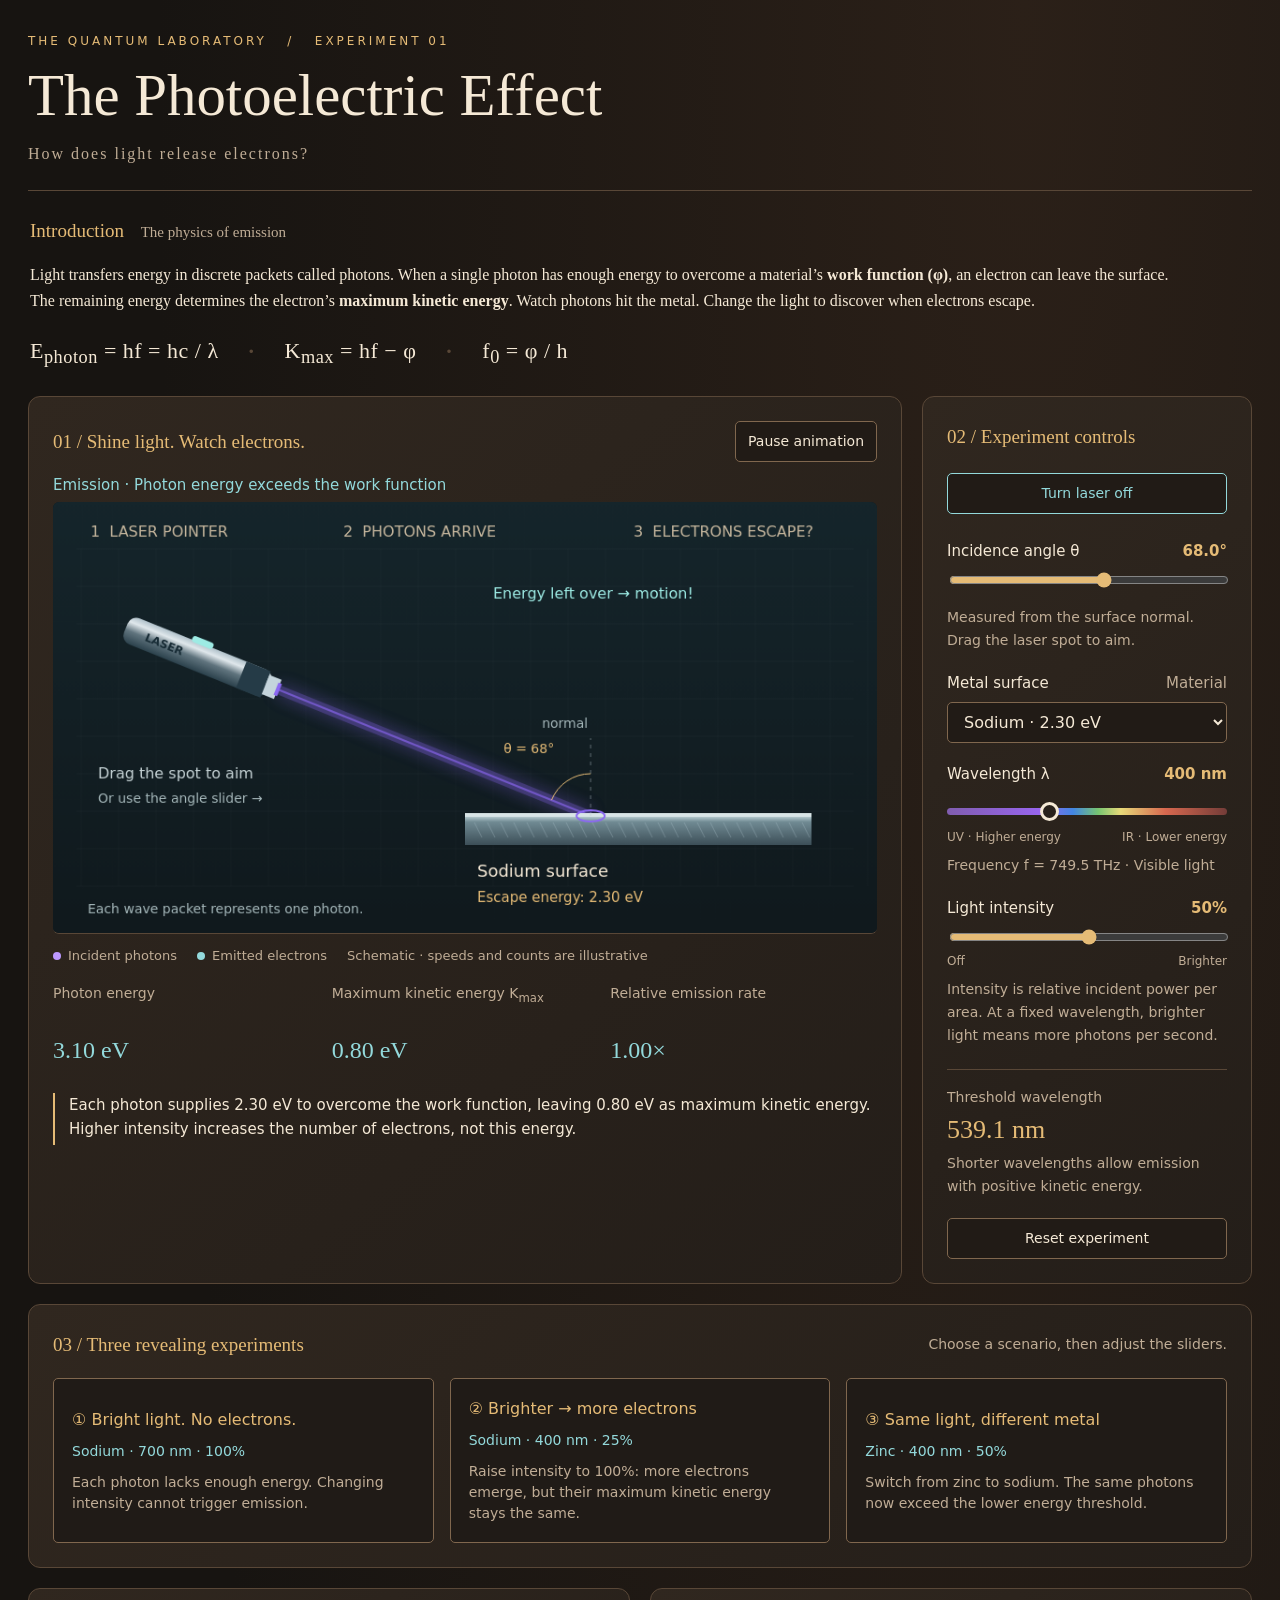
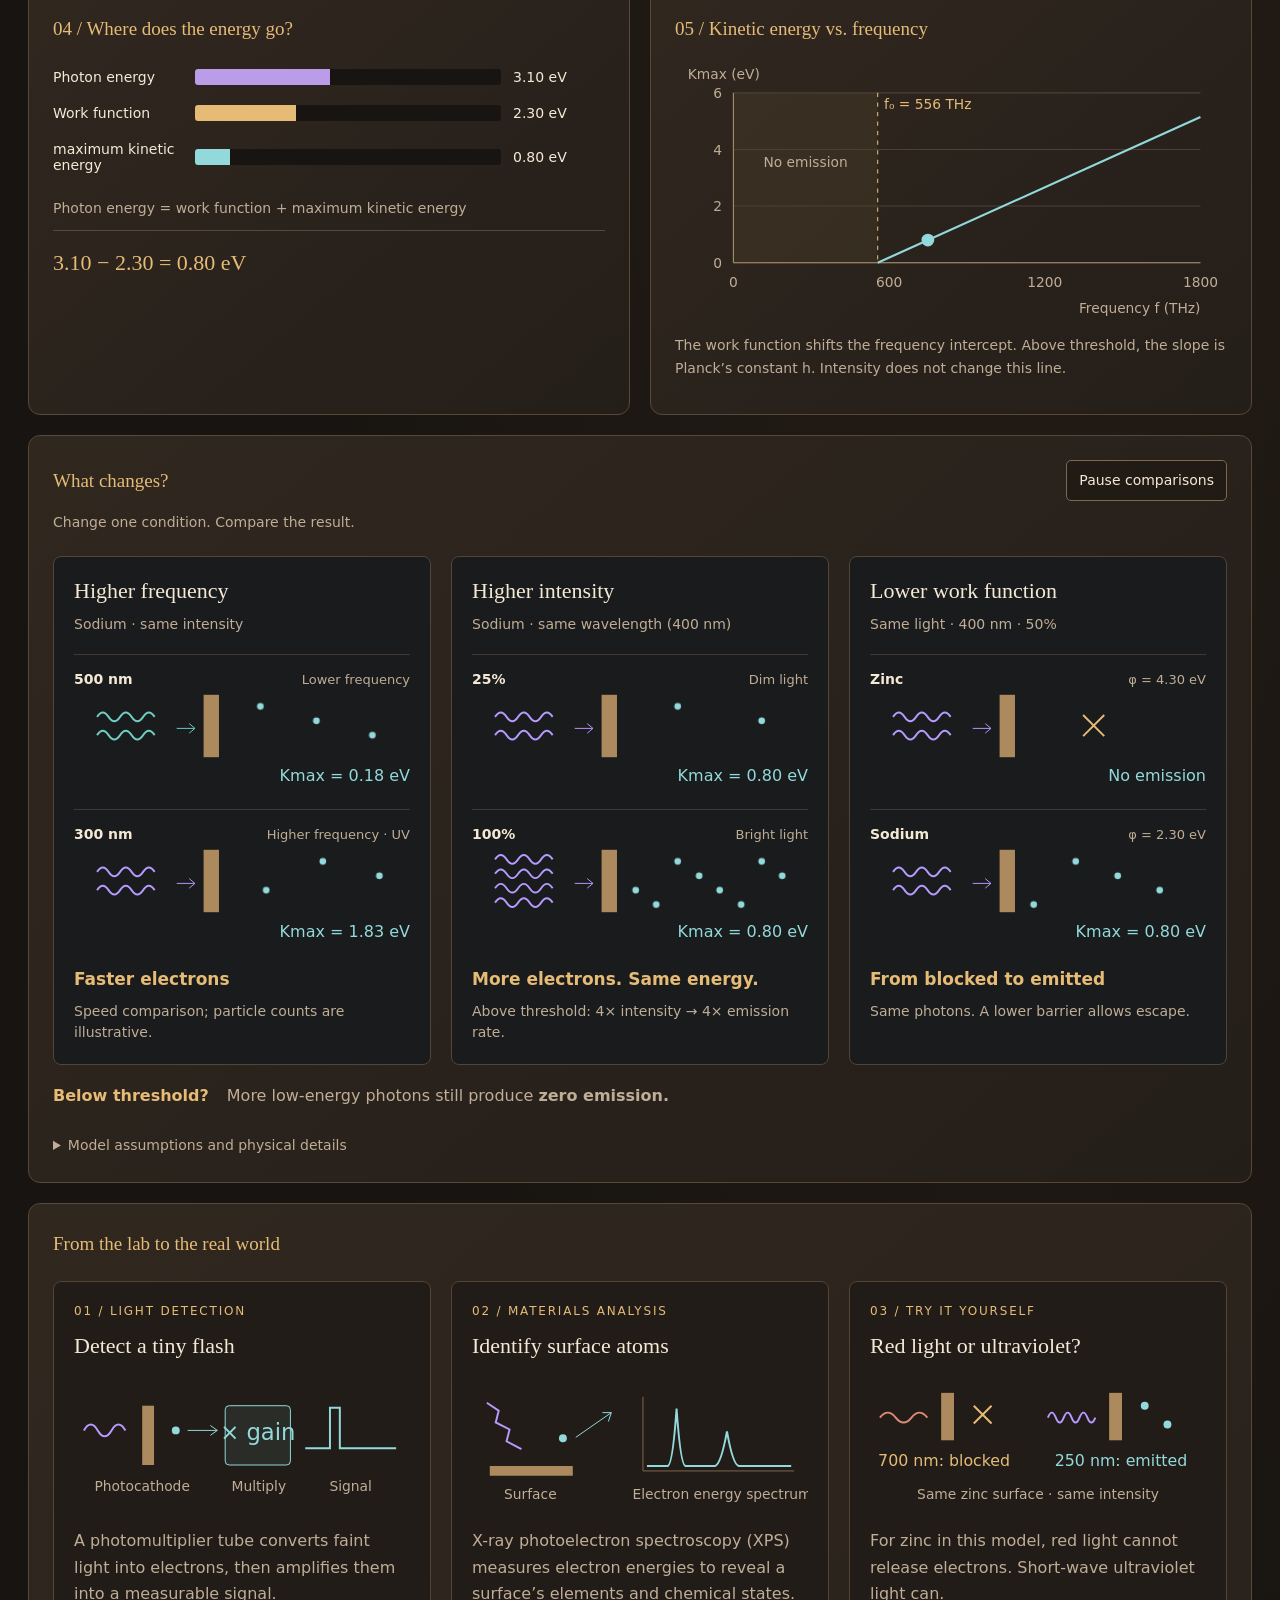
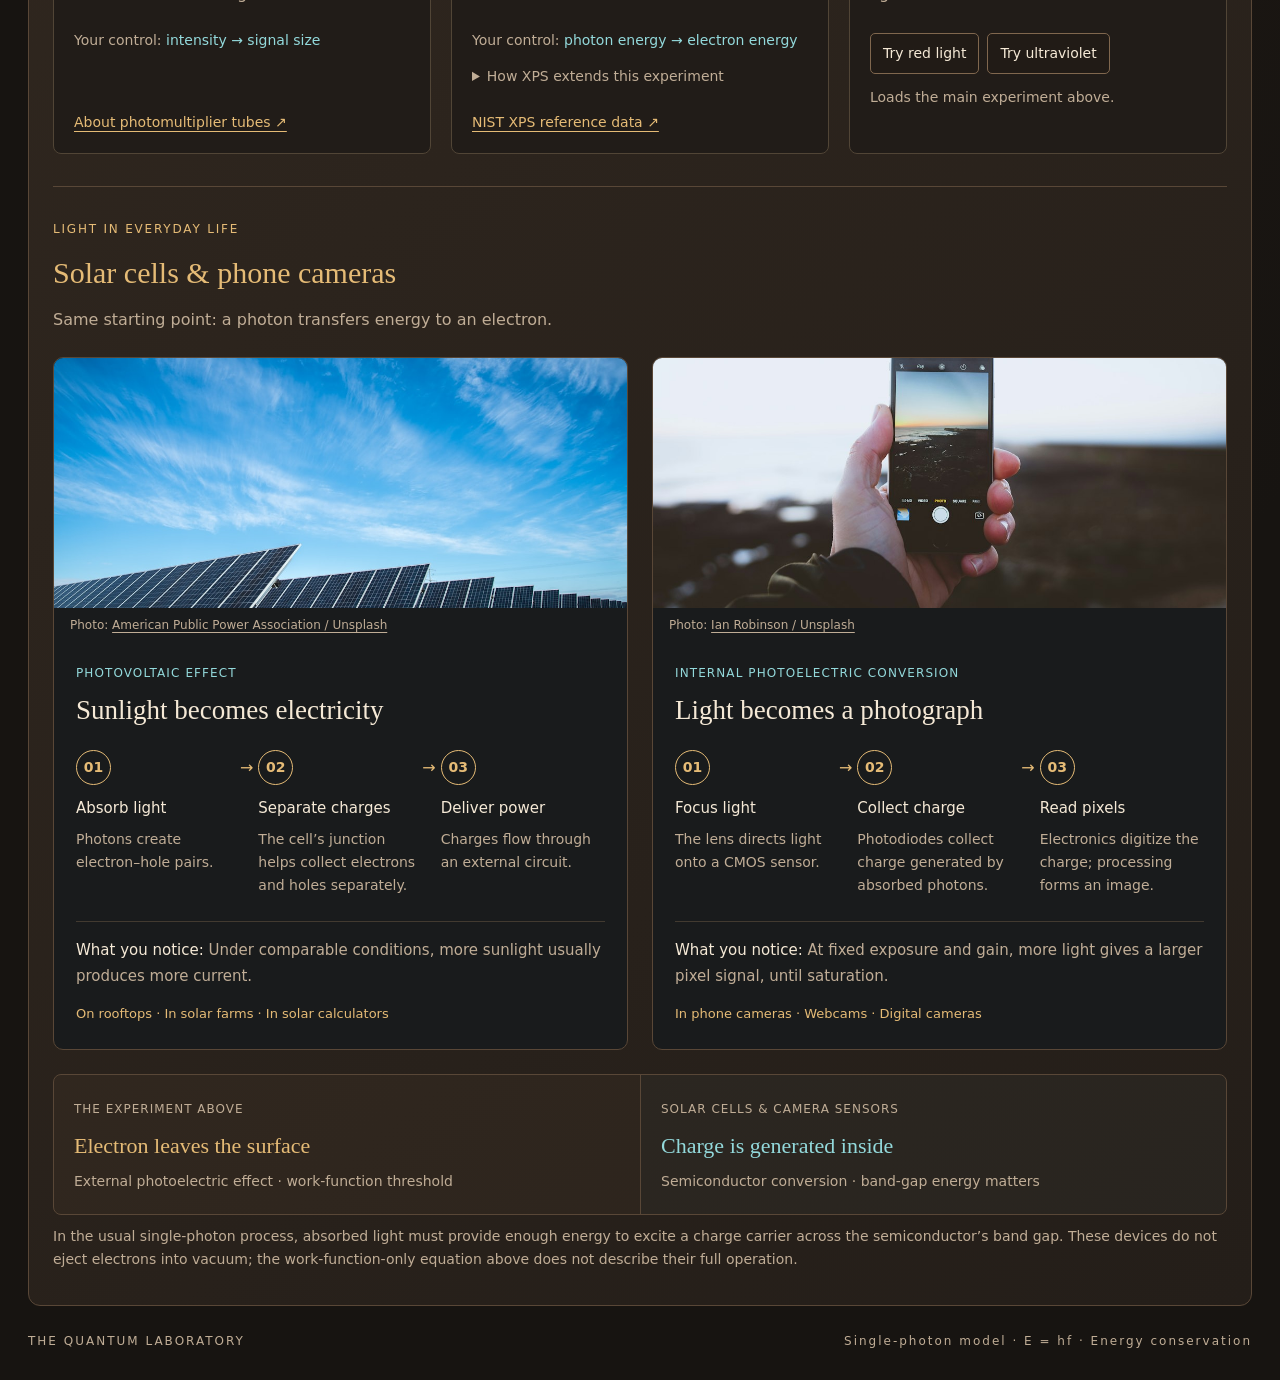
<file: index.html>
<!doctype html>
<html lang="en">
<head>
<meta charset="utf-8">
<meta name="viewport" content="width=device-width, initial-scale=1">
<title>The Photoelectric Effect</title>
<!--
  The project moved into app/. This stub exists so the published address,
  https://daniellu62323-cyber.github.io/The-Photoelectric-Effect/,
  keeps working for anyone who already has it. It is the only code outside app/.

  A meta refresh rather than JavaScript: GitHub Pages is static hosting with no
  server-side redirects, and a refresh still works with scripting disabled.
-->
<link rel="canonical" href="app/">
<meta http-equiv="refresh" content="0; url=app/">
<style>
  body { background:#131715; color:#f0efe6; font-family:system-ui,sans-serif;
         display:flex; align-items:center; justify-content:center; height:100vh; margin:0; }
  a { color:#b69aff; }
</style>
</head>
<body>
  <p>Taking you to <a href="app/">The Photoelectric Effect</a>&hellip;</p>
</body>
</html>
</file>
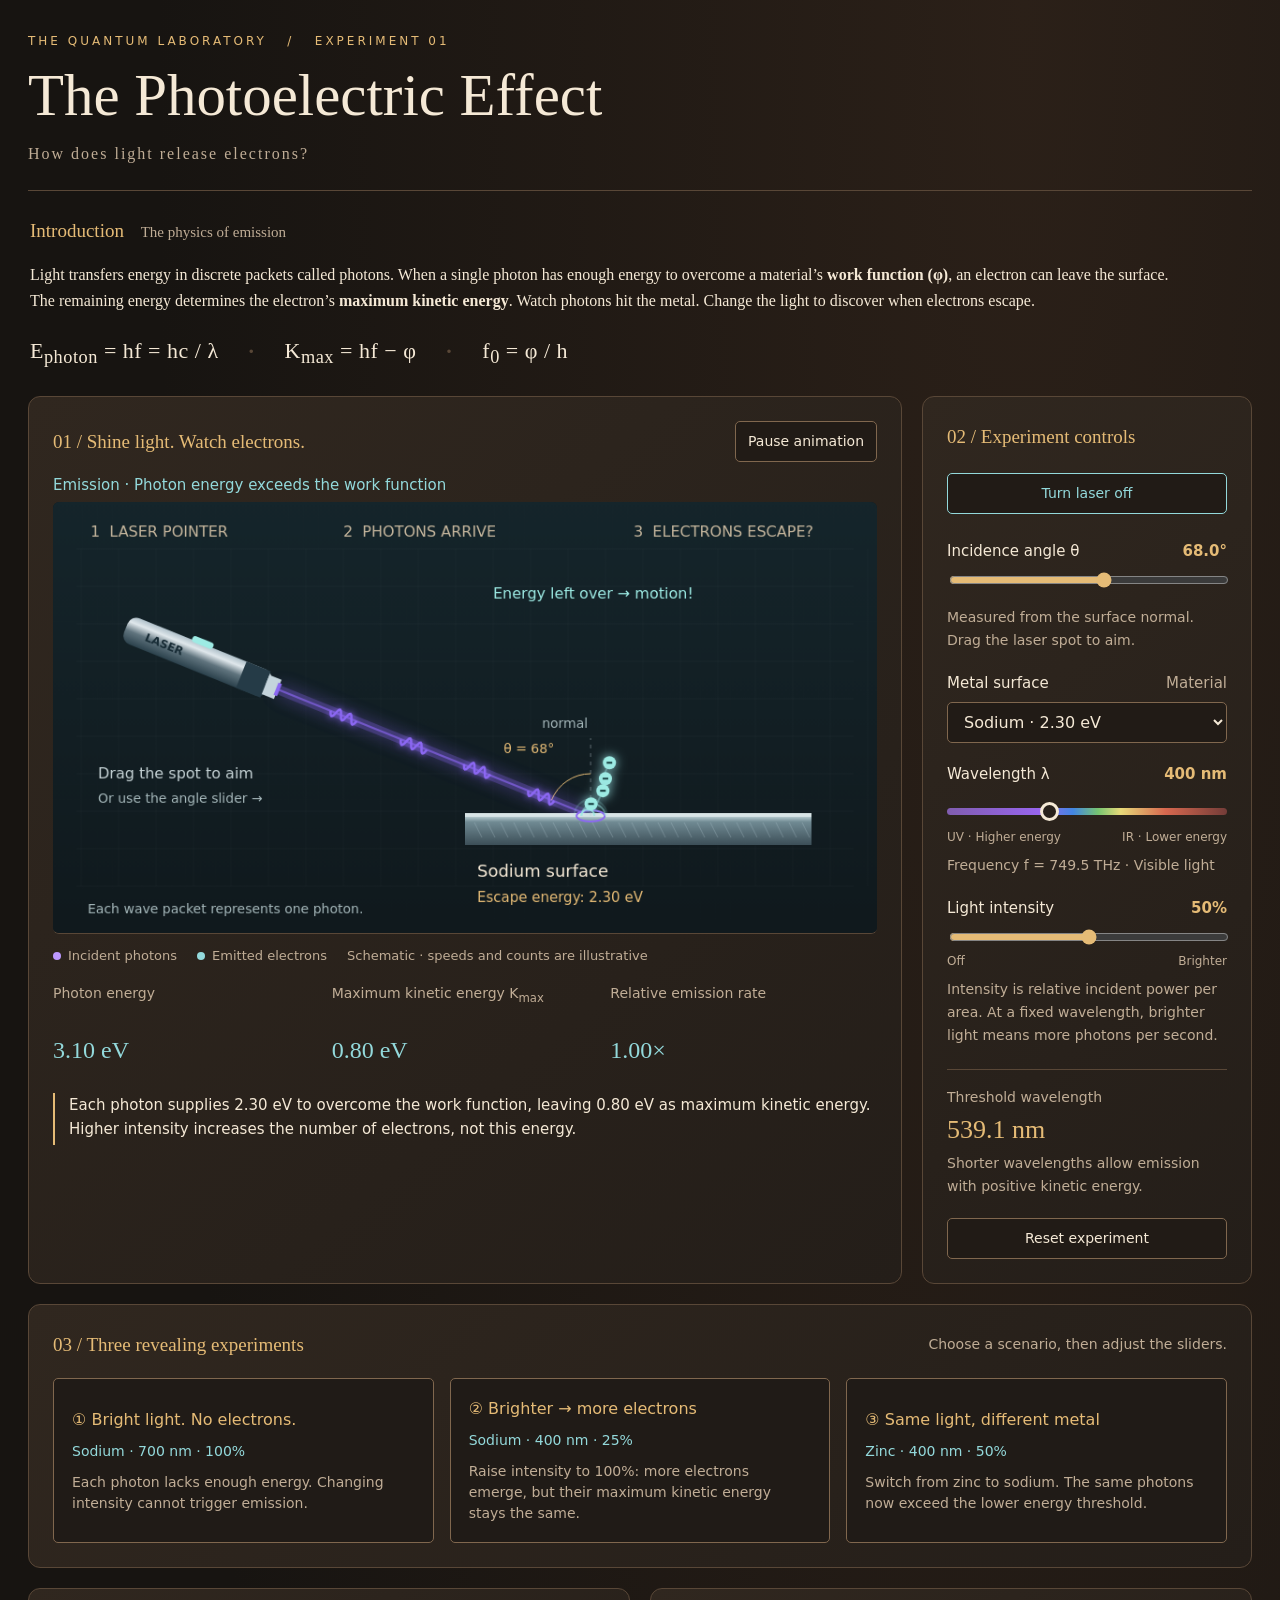
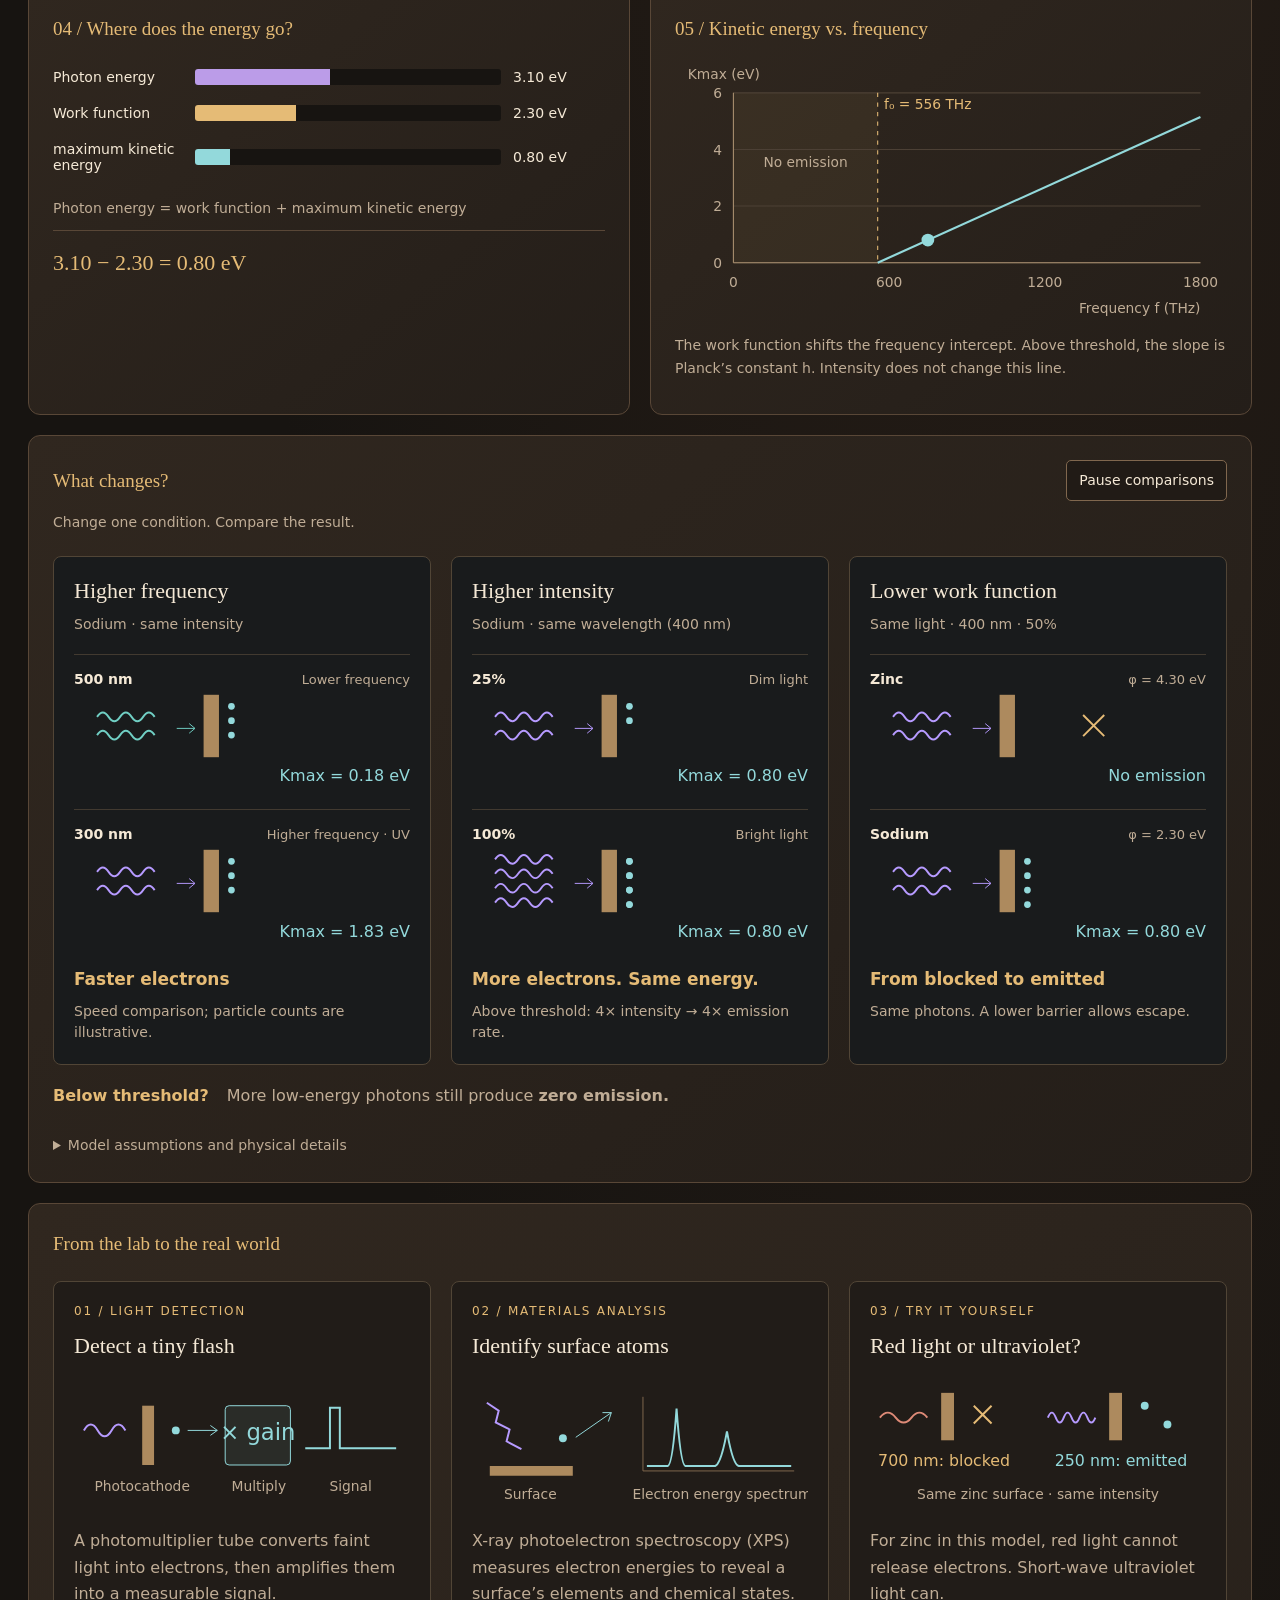
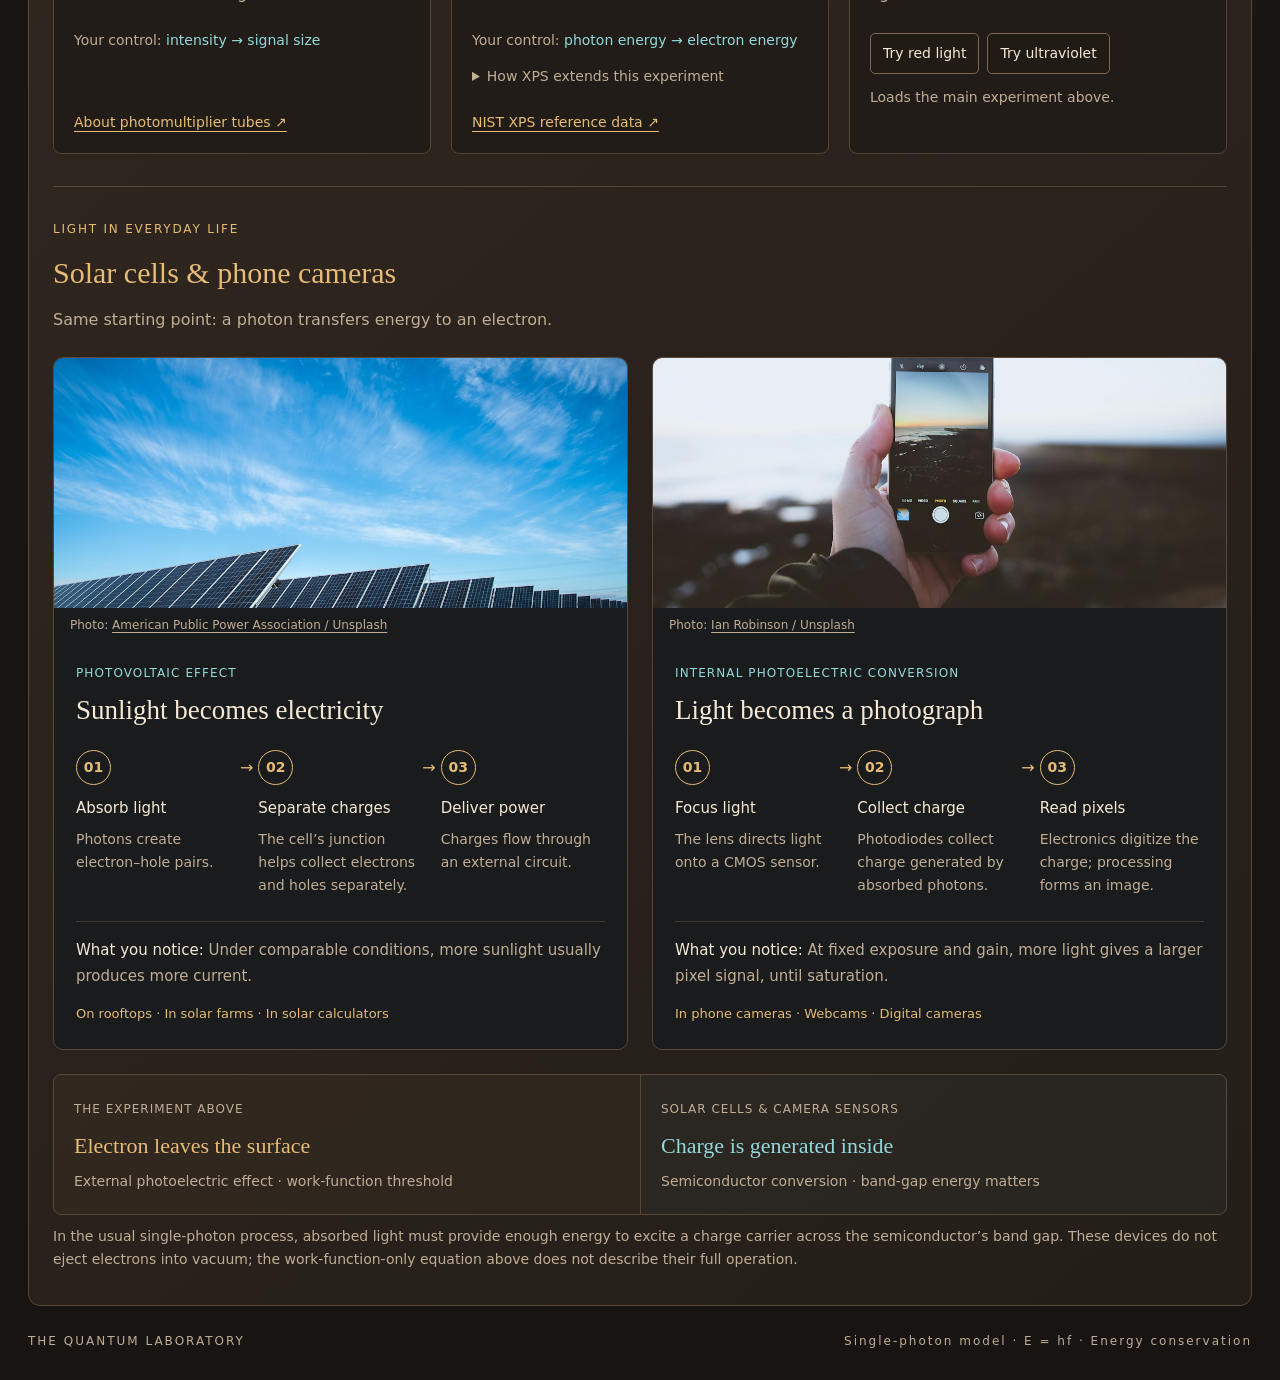
<file: app/index.html>
<!doctype html>
<html lang="en"><head><meta charset="utf-8"><meta name="viewport" content="width=device-width,initial-scale=1"><title>The Photoelectric Effect · Photoelectric Laboratory</title><style>:root{color-scheme:dark;--bg:#171411;--panel:#28211b;--line:#594737;--ink:#f5e9d6;--muted:#c0ad96;--gold:#e5bb76;--cyan:#93d9db}*{box-sizing:border-box}body{margin:0;background:radial-gradient(ellipse at 80% 0%,#49322366,transparent 60%),var(--bg);color:var(--ink);font:16px/1.65 Georgia,'Noto Serif TC',serif}main{max-width:1320px;margin:auto;padding:32px 28px}header{border-bottom:1px solid var(--line);padding-bottom:22px;margin-bottom:24px}.eyebrow{font:12px/1.6 system-ui;letter-spacing:3px;color:var(--gold)}h1{font-weight:400;font-size:clamp(36px,4.6vw,62px);line-height:1.12;margin:12px 0}.subtitle{color:var(--muted);letter-spacing:2px}h2{font-size:19px;font-weight:400;margin:0 0 16px;color:var(--gold)}h2 span{font-size:15px;color:var(--muted);margin-left:12px}p{margin:10px 0}.intro{padding:0 2px 24px}.intro p{max-width:1140px}.equation{margin-top:18px;font-size:22px;letter-spacing:.5px}.equation b{padding:0 24px;color:var(--line)}.panel{border:1px solid var(--line);background:linear-gradient(140deg,#30271f,#241e19);border-radius:12px;padding:24px}.lab{display:grid;grid-template-columns:minmax(0,1fr) 330px;gap:20px}.sectiontop{display:flex;align-items:center;justify-content:space-between;gap:12px}.sectiontop h2{margin:0}.status{font:15px system-ui;color:var(--cyan);margin-top:14px}canvas{width:100%;height:auto;display:block;margin-top:8px;border-bottom:1px solid var(--line);background:#15191c;border-radius:6px}.legend{display:flex;gap:20px;flex-wrap:wrap;color:var(--muted);font:13px system-ui;margin:14px 0 22px}.legend i{display:inline-block;width:8px;height:8px;border-radius:50%;margin-right:7px}.photon{background:#bc98ff}.electron{background:var(--cyan)}.readouts{display:grid;grid-template-columns:repeat(3,1fr);gap:12px}.readouts label{display:block;color:var(--muted);font:14px system-ui}.readouts strong{display:block;font-weight:400;font-size:26px;color:var(--cyan);margin-top:6px}.insight{margin-top:22px;padding-left:14px;border-left:2px solid var(--gold);min-height:52px}.controls label{display:flex;justify-content:space-between;margin:22px 0 10px;font:15px system-ui}.controls label span{color:var(--muted)}output{color:var(--gold);font-weight:600}select,button{font:14px/1.5 system-ui;color:var(--ink);background:#211b16;border:1px solid #80674e;border-radius:5px;padding:9px 12px}select{width:100%;font-size:16px}button{cursor:pointer}button:hover{border-color:var(--gold);background:#493827}button:focus-visible,select:focus-visible,input:focus-visible,summary:focus-visible{outline:2px solid var(--cyan);outline-offset:5px}input[type=range]{width:100%;accent-color:var(--gold);cursor:pointer}.spectrum{appearance:none;height:7px;border-radius:10px;background:linear-gradient(90deg,#805daf 0%,#9865ee 33%,#4286e3 45%,#77c571 54%,#e7d979 62%,#d7684f 78%,#733c38 100%);margin:15px 0}.spectrum::-webkit-slider-thumb{appearance:none;width:19px;height:19px;border:3px solid var(--ink);background:#28211b;border-radius:50%}.rangeEnds{display:flex;justify-content:space-between;font:12px system-ui;color:var(--muted)}.small{color:var(--muted);font:14px/1.65 system-ui}.threshold{border-top:1px solid var(--line);margin-top:22px;padding-top:16px}.threshold span,.threshold small{display:block;color:var(--muted);font:14px/1.65 system-ui}.threshold strong{font-size:26px;font-weight:400;color:var(--gold)}.reset{width:100%;margin-top:20px}.presets{margin-top:20px}.presetgrid{display:grid;grid-template-columns:repeat(3,1fr);gap:16px;margin-top:18px}.presetgrid button{text-align:left;padding:18px;background:#201b17}.presetgrid b{display:block;font-size:16px;font-weight:500;color:var(--gold)}.presetgrid span{display:block;color:var(--cyan);margin-top:9px}.presetgrid p{color:var(--muted);margin-bottom:0}.bottom{display:grid;grid-template-columns:1fr 1fr;gap:20px;margin-top:20px}#bars{margin:24px 0}.barrow{display:grid;grid-template-columns:85px 1fr 72px;gap:12px;align-items:center;font:14px system-ui;margin:20px 0}.track{height:16px;background:#171411;border-radius:3px;overflow:hidden}.fill{height:100%;transition:width .15s}.formula{color:var(--gold);font-size:22px;padding-top:14px;border-top:1px solid var(--line)}#graph{width:100%;font:13px system-ui}.explanation{margin-top:20px}.tablewrap{overflow:auto}table{width:100%;border-collapse:collapse;font:15px/1.6 system-ui;text-align:left}th,td{padding:15px 12px;border-bottom:1px solid var(--line)}th{color:var(--gold);font-weight:500}details{color:var(--muted);font:14px/1.8 system-ui;margin-top:18px}summary{cursor:pointer}footer{display:flex;justify-content:space-between;font:12px system-ui;letter-spacing:2px;color:var(--muted);padding:28px 0 0}@media(max-width:950px){.lab{grid-template-columns:1fr}.controls{display:block}.bottom{grid-template-columns:1fr}.presetgrid{grid-template-columns:1fr}}@media(max-width:540px){main{padding:22px 14px}.panel{padding:18px}.equation{font-size:17px}.equation b{padding:0 5px}.readouts strong{font-size:21px}.readouts label{font-size:12px}.sectiontop{align-items:flex-start}.sectiontop>.small{display:none}footer{display:block}footer span{display:block;margin-top:10px}.legend{gap:12px}.barrow{grid-template-columns:70px 1fr 65px;gap:8px}}

.barrow{grid-template-columns:130px 1fr 92px}.readouts strong{font-size:24px}.readouts label{min-height:40px}.controls label{gap:10px}.insight{font-family:system-ui;font-size:15px}.intro strong{font-weight:600}@media(max-width:540px){.barrow{grid-template-columns:100px 1fr 80px;font-size:13px}.readouts strong{font-size:20px}.equation{line-height:2}.readouts label{min-height:55px}.sectiontop h2{font-size:17px}}
/* Visual comparisons and practical examples */
.compare-grid,.applications-grid{display:grid;grid-template-columns:repeat(3,minmax(0,1fr));gap:20px;margin-top:22px}.compare-card,.application{background:#191b1c;border:1px solid #514536;border-radius:8px;padding:20px;min-width:0}h3{font-size:22px;font-weight:400;line-height:1.3;margin:0 0 8px}.held,.compare-note{font:14px/1.55 system-ui;color:var(--muted);margin:0 0 18px}.compare-lane{border-top:1px solid #423a30;padding-top:14px;margin-top:14px}.lane-title{display:flex;align-items:baseline;justify-content:space-between;gap:10px;font:14px/1.5 system-ui}.lane-title strong{font-weight:600;color:var(--ink)}.lane-title span{color:var(--muted);font-size:13px}.compare-lane svg{display:block;width:100%;height:auto;overflow:hidden}.lane-result{font:16px system-ui;color:var(--cyan);text-align:right;padding-bottom:10px}.takeaway{display:block;font:600 17px/1.5 system-ui;color:var(--gold);margin:16px 0 8px}.compare-note{margin:0}.threshold-note{display:flex;gap:18px;padding:18px 0 4px;font:16px/1.6 system-ui}.threshold-note strong{color:var(--gold)}.threshold-note span{color:var(--muted)}.compare-electron{animation:electron-travel var(--duration) linear infinite;animation-delay:var(--delay)}@keyframes electron-travel{from{transform:translateX(0)}to{transform:translateX(175px)}}.comparison.is-paused .compare-electron{animation-play-state:paused}.applications{margin-top:20px}.application{display:flex;flex-direction:column;background:#211c18}.app-number{font:12px/1.5 system-ui;letter-spacing:1.8px;color:var(--gold);margin-bottom:12px}.application svg{width:100%;margin:12px 0 4px;font-family:system-ui}.application p{font:16px/1.65 system-ui;color:var(--muted)}.app-link{font:14px/1.6 system-ui;margin:12px 0;color:var(--muted)}.app-link b{color:var(--cyan);font-weight:500}.application a{font:14px/1.6 system-ui;color:var(--gold);text-underline-offset:4px;margin-top:auto;padding-top:10px}.app-buttons{display:flex;flex-wrap:wrap;gap:8px;margin:16px 0 12px}.application details{margin-top:0;margin-bottom:12px}.application details p{font-size:14px}.related-note{border-top:1px solid var(--line);padding-top:18px;margin-top:22px}.comparison details{margin-top:20px}@media(max-width:1050px){.compare-grid,.applications-grid{grid-template-columns:1fr}.compare-card,.application{padding:22px}.compare-lane svg{max-width:480px;margin:auto}.application svg{max-width:440px;align-self:center}.held{margin-bottom:12px}.threshold-note{flex-direction:column;gap:4px}}@media(prefers-reduced-motion:reduce){.compare-electron{animation-play-state:paused}.fill{transition:none}}
.everyday{margin-top:32px;border-top:1px solid var(--line);padding-top:28px}.everyday-heading h2{font-size:30px;margin:6px 0}.everyday-heading>p{font:16px/1.6 system-ui;color:var(--muted)}.everyday-grid{display:grid;grid-template-columns:1fr 1fr;gap:24px;margin-top:24px}.everyday-card{min-width:0;border:1px solid var(--line);border-radius:10px;overflow:hidden;background:#191b1c}.everyday-card figure{margin:0}.everyday-card img{display:block;width:100%;height:250px;object-fit:cover;object-position:center 65%}.everyday-card figcaption{font:12px/1.6 system-ui;color:var(--muted);padding:8px 16px}.everyday-card a{color:var(--muted);text-underline-offset:3px}.everyday-content{padding:16px 22px 24px}.effect-label{font:12px/1.5 system-ui;color:var(--cyan);letter-spacing:1.1px}.everyday-content h3{font-size:27px;margin:8px 0 22px}.light-steps{display:grid;grid-template-columns:repeat(3,minmax(0,1fr));gap:18px;padding:0;list-style:none;font-family:system-ui}.light-steps li{position:relative;min-width:0}.light-steps li:not(:last-child)::after{content:'→';position:absolute;right:-13px;top:5px;color:var(--gold)}.light-steps b{display:flex;align-items:center;justify-content:center;width:35px;height:35px;border:1px solid var(--gold);border-radius:50%;font-size:14px;color:var(--gold)}.light-steps strong{display:block;font-size:15px;font-weight:500;line-height:1.5;margin:12px 0 8px}.light-steps span{font-size:14px;line-height:1.65;color:var(--muted);display:block}.daily-result{font:15px/1.7 system-ui;border-top:1px solid #423a30;margin-top:24px;padding-top:16px;color:var(--muted)}.daily-result strong{color:var(--ink);font-weight:500}.daily-use{display:block;color:var(--gold);font:13px/1.7 system-ui;margin-top:14px}.effect-contrast{display:grid;grid-template-columns:1fr 1fr;border:1px solid var(--line);margin-top:24px;border-radius:8px;overflow:hidden}.effect-contrast>div{padding:20px;background:#e5bb7608}.effect-contrast>div+div{border-left:1px solid var(--line);background:#93d9db08}.effect-contrast span{font:12px/1.6 system-ui;letter-spacing:1px;color:var(--muted)}.effect-contrast strong{display:block;color:var(--gold);font-size:22px;font-weight:400;margin:6px 0}.effect-contrast>div+div strong{color:var(--cyan)}.effect-contrast p{font:14px/1.7 system-ui;color:var(--muted);margin:0}@media(max-width:850px){.everyday-grid{grid-template-columns:1fr}.everyday-card img{height:290px}}@media(max-width:540px){.everyday-content{padding:16px}.everyday-card img{height:215px}.light-steps{grid-template-columns:1fr;gap:20px}.light-steps li{padding-left:49px;min-height:45px}.light-steps b{position:absolute;left:0;top:0}.light-steps strong{margin:0 0 4px}.light-steps li:not(:last-child)::after{content:'↓';left:11px;right:auto;top:auto;bottom:-20px}.effect-contrast{grid-template-columns:1fr}.effect-contrast>div+div{border-left:0;border-top:1px solid var(--line)}}

#scene{cursor:crosshair;touch-action:none}#scene:focus-visible{outline:2px solid var(--cyan);outline-offset:3px}#laserPower{width:100%;margin:4px 0 6px;border-color:var(--cyan);color:var(--cyan)}
</style></head><body>
<main><header><div class="eyebrow">THE QUANTUM LABORATORY &nbsp; / &nbsp; EXPERIMENT 01</div><h1>The Photoelectric Effect</h1><div class="subtitle">How does light release electrons?</div></header>
<section class="intro"><h2>Introduction <span>The physics of emission</span></h2><p>Light transfers energy in discrete packets called photons. When a single photon has enough energy to overcome a material’s <strong>work function (φ)</strong>, an electron can leave the surface. The remaining energy determines the electron’s <strong>maximum kinetic energy</strong>. Watch photons hit the metal. Change the light to discover when electrons escape.</p><div class="equation">E<sub>photon</sub> = hf = hc / λ <b>·</b> K<sub>max</sub> = hf − φ <b>·</b> f<sub>0</sub> = φ / h</div></section>
<div class="lab"><section class="apparatus panel"><div class="sectiontop"><h2>01 / Shine light. Watch electrons.</h2><button id="pause">Pause animation</button></div><div class="status" id="status" role="status"></div><canvas id="scene" tabindex="0" width="880" height="460" aria-label="Interactive laser pointer: drag to aim at the metal surface, or use left and right arrow keys. Electrons escape only above the energy threshold"></canvas><div class="legend"><span><i class="photon"></i>Incident photons</span><span><i class="electron"></i>Emitted electrons</span><span>Schematic · speeds and counts are illustrative</span></div><div class="readouts"><div><label>Photon energy</label><strong id="energy"></strong></div><div><label>Maximum kinetic energy K<sub>max</sub></label><strong id="kinetic"></strong></div><div><label>Relative emission rate</label><strong id="rate"></strong></div></div><p class="insight" id="insight"></p></section>
<aside class="panel controls"><h2>02 / Experiment controls</h2><button id="laserPower" type="button" aria-pressed="true">Turn laser off</button><label for="angle">Incidence angle θ <output id="angleValue">68.0°</output></label><input id="angle" type="range" min="58" max="76" step="0.1" value="68"><p class="small">Measured from the surface normal. Drag the laser spot to aim.</p><label for="material">Metal surface <span>Material</span></label><select id="material"><option value="2.30">Sodium · 2.30 eV</option><option value="2.14">Cesium · 2.14 eV</option><option value="4.30">Zinc · 4.30 eV</option><option value="4.70">Copper · 4.70 eV</option><option value="custom">Custom work function</option></select><div id="customBox" hidden><label for="work">Work function <output id="workValue"></output></label><input id="work" type="range" min="1.5" max="6" step="0.01" value="2.3"></div>
<label for="wave">Wavelength λ <output id="waveValue"></output></label><input id="wave" class="spectrum" type="range" min="180" max="800" step="1" value="400"><div class="rangeEnds"><span>UV · Higher energy</span><span>IR · Lower energy</span></div><p class="small" id="frequency"></p>
<label for="intensity">Light intensity <output id="intensityValue"></output></label><input id="intensity" type="range" min="0" max="100" value="50"><div class="rangeEnds"><span>Off</span><span>Brighter</span></div><p class="small">Intensity is relative incident power per area. At a fixed wavelength, brighter light means more photons per second.</p><div class="threshold"><span>Threshold wavelength</span><strong id="threshold"></strong><small>Shorter wavelengths allow emission with positive kinetic energy.</small></div><button id="reset" class="reset">Reset experiment</button></aside></div>
<section class="panel presets"><div class="sectiontop"><h2>03 / Three revealing experiments</h2><span class="small">Choose a scenario, then adjust the sliders.</span></div><div class="presetgrid"><button data-preset="red"><b>① Bright light. No electrons.</b><span>Sodium · 700 nm · 100%</span><p>Each photon lacks enough energy. Changing intensity cannot trigger emission.</p></button><button data-preset="bright"><b>② Brighter → more electrons</b><span>Sodium · 400 nm · 25%</span><p>Raise intensity to 100%: more electrons emerge, but their maximum kinetic energy stays the same.</p></button><button data-preset="metal"><b>③ Same light, different metal</b><span>Zinc · 400 nm · 50%</span><p>Switch from zinc to sodium. The same photons now exceed the lower energy threshold.</p></button></div></section>
<div class="bottom"><section class="panel"><h2>04 / Where does the energy go?</h2><div id="bars"></div><p class="small" id="balance"></p><div class="formula" id="calculation"></div></section><section class="panel"><h2>05 / Kinetic energy vs. frequency</h2><svg id="graph" viewBox="0 0 520 240" role="img" aria-label="Maximum kinetic energy versus frequency; no emission below threshold"></svg><p class="small">The work function shifts the frequency intercept. Above threshold, the slope is Planck’s constant h. Intensity does not change this line.</p></section></div>
<section class="panel explanation comparison"><div class="sectiontop"><h2>What changes?</h2><button id="comparePause" type="button">Pause comparisons</button></div><p class="small">Change one condition. Compare the result.</p><div class="compare-grid"><article class="compare-card"><h3>Higher frequency</h3><p class="held">Sodium · same intensity</p><div class="compare-lane"><div class="lane-title"><strong>500 nm</strong><span>Lower frequency</span></div><svg viewBox="0 0 350 80" role="img" aria-label="500 nm: Kmax = 0.18 eV"><path d="M 24 28 q 6 -9 12 0 t 12 0 t 12 0 t 12 0 t 12 0" fill="none" stroke="#70cfc4" stroke-width="2"/><path d="M 24 47 q 6 -9 12 0 t 12 0 t 12 0 t 12 0 t 12 0" fill="none" stroke="#70cfc4" stroke-width="2"/><path d="M 107 40 H 126 m -6 -5 l 6 5 -6 5" fill="none" stroke="#70cfc4"/><rect x="135" y="5" width="16" height="65" fill="#ad8a5e"/><circle class="compare-electron" cx="164" cy="17" r="3.5" fill="#93d9db" style="--duration:3s;--delay:-0.00s"/><circle class="compare-electron" cx="164" cy="32" r="3.5" fill="#93d9db" style="--duration:3s;--delay:-1.00s"/><circle class="compare-electron" cx="164" cy="47" r="3.5" fill="#93d9db" style="--duration:3s;--delay:-2.00s"/></svg><div class="lane-result"><span>Kmax = 0.18 eV</span></div></div><div class="compare-lane"><div class="lane-title"><strong>300 nm</strong><span>Higher frequency · UV</span></div><svg viewBox="0 0 350 80" role="img" aria-label="300 nm: Kmax = 1.83 eV"><path d="M 24 28 q 6 -9 12 0 t 12 0 t 12 0 t 12 0 t 12 0" fill="none" stroke="#b69aff" stroke-width="2"/><path d="M 24 47 q 6 -9 12 0 t 12 0 t 12 0 t 12 0 t 12 0" fill="none" stroke="#b69aff" stroke-width="2"/><path d="M 107 40 H 126 m -6 -5 l 6 5 -6 5" fill="none" stroke="#b69aff"/><rect x="135" y="5" width="16" height="65" fill="#ad8a5e"/><circle class="compare-electron" cx="164" cy="17" r="3.5" fill="#93d9db" style="--duration:0.95s;--delay:-0.00s"/><circle class="compare-electron" cx="164" cy="32" r="3.5" fill="#93d9db" style="--duration:0.95s;--delay:-0.32s"/><circle class="compare-electron" cx="164" cy="47" r="3.5" fill="#93d9db" style="--duration:0.95s;--delay:-0.63s"/></svg><div class="lane-result"><span>Kmax = 1.83 eV</span></div></div><strong class="takeaway">Faster electrons</strong><p class="compare-note">Speed comparison; particle counts are illustrative.</p></article><article class="compare-card"><h3>Higher intensity</h3><p class="held">Sodium · same wavelength (400 nm)</p><div class="compare-lane"><div class="lane-title"><strong>25%</strong><span>Dim light</span></div><svg viewBox="0 0 350 80" role="img" aria-label="25%: Kmax = 0.80 eV"><path d="M 24 28 q 6 -9 12 0 t 12 0 t 12 0 t 12 0 t 12 0" fill="none" stroke="#b69aff" stroke-width="2"/><path d="M 24 47 q 6 -9 12 0 t 12 0 t 12 0 t 12 0 t 12 0" fill="none" stroke="#b69aff" stroke-width="2"/><path d="M 107 40 H 126 m -6 -5 l 6 5 -6 5" fill="none" stroke="#b69aff"/><rect x="135" y="5" width="16" height="65" fill="#ad8a5e"/><circle class="compare-electron" cx="164" cy="17" r="3.5" fill="#93d9db" style="--duration:1.8s;--delay:-0.00s"/><circle class="compare-electron" cx="164" cy="32" r="3.5" fill="#93d9db" style="--duration:1.8s;--delay:-0.90s"/></svg><div class="lane-result"><span>Kmax = 0.80 eV</span></div></div><div class="compare-lane"><div class="lane-title"><strong>100%</strong><span>Bright light</span></div><svg viewBox="0 0 350 80" role="img" aria-label="100%: Kmax = 0.80 eV"><path d="M 24 15 q 6 -9 12 0 t 12 0 t 12 0 t 12 0 t 12 0" fill="none" stroke="#b69aff" stroke-width="2"/><path d="M 24 30 q 6 -9 12 0 t 12 0 t 12 0 t 12 0 t 12 0" fill="none" stroke="#b69aff" stroke-width="2"/><path d="M 24 45 q 6 -9 12 0 t 12 0 t 12 0 t 12 0 t 12 0" fill="none" stroke="#b69aff" stroke-width="2"/><path d="M 24 60 q 6 -9 12 0 t 12 0 t 12 0 t 12 0 t 12 0" fill="none" stroke="#b69aff" stroke-width="2"/><path d="M 107 40 H 126 m -6 -5 l 6 5 -6 5" fill="none" stroke="#b69aff"/><rect x="135" y="5" width="16" height="65" fill="#ad8a5e"/><circle class="compare-electron" cx="164" cy="17" r="3.5" fill="#93d9db" style="--duration:1.8s;--delay:-0.00s"/><circle class="compare-electron" cx="164" cy="32" r="3.5" fill="#93d9db" style="--duration:1.8s;--delay:-0.23s"/><circle class="compare-electron" cx="164" cy="47" r="3.5" fill="#93d9db" style="--duration:1.8s;--delay:-0.45s"/><circle class="compare-electron" cx="164" cy="62" r="3.5" fill="#93d9db" style="--duration:1.8s;--delay:-0.68s"/><circle class="compare-electron" cx="164" cy="17" r="3.5" fill="#93d9db" style="--duration:1.8s;--delay:-0.90s"/><circle class="compare-electron" cx="164" cy="32" r="3.5" fill="#93d9db" style="--duration:1.8s;--delay:-1.12s"/><circle class="compare-electron" cx="164" cy="47" r="3.5" fill="#93d9db" style="--duration:1.8s;--delay:-1.35s"/><circle class="compare-electron" cx="164" cy="62" r="3.5" fill="#93d9db" style="--duration:1.8s;--delay:-1.57s"/></svg><div class="lane-result"><span>Kmax = 0.80 eV</span></div></div><strong class="takeaway">More electrons. Same energy.</strong><p class="compare-note">Above threshold: 4× intensity → 4× emission rate.</p></article><article class="compare-card"><h3>Lower work function</h3><p class="held">Same light · 400 nm · 50%</p><div class="compare-lane"><div class="lane-title"><strong>Zinc</strong><span>φ = 4.30 eV</span></div><svg viewBox="0 0 350 80" role="img" aria-label="Zinc: No emission"><path d="M 24 28 q 6 -9 12 0 t 12 0 t 12 0 t 12 0 t 12 0" fill="none" stroke="#b69aff" stroke-width="2"/><path d="M 24 47 q 6 -9 12 0 t 12 0 t 12 0 t 12 0 t 12 0" fill="none" stroke="#b69aff" stroke-width="2"/><path d="M 107 40 H 126 m -6 -5 l 6 5 -6 5" fill="none" stroke="#b69aff"/><rect x="135" y="5" width="16" height="65" fill="#ad8a5e"/><path d="M 222 26 l 22 22 m 0 -22 l -22 22" stroke="#e5bb76" stroke-width="2"/></svg><div class="lane-result"><span>No emission</span></div></div><div class="compare-lane"><div class="lane-title"><strong>Sodium</strong><span>φ = 2.30 eV</span></div><svg viewBox="0 0 350 80" role="img" aria-label="Sodium: Kmax = 0.80 eV"><path d="M 24 28 q 6 -9 12 0 t 12 0 t 12 0 t 12 0 t 12 0" fill="none" stroke="#b69aff" stroke-width="2"/><path d="M 24 47 q 6 -9 12 0 t 12 0 t 12 0 t 12 0 t 12 0" fill="none" stroke="#b69aff" stroke-width="2"/><path d="M 107 40 H 126 m -6 -5 l 6 5 -6 5" fill="none" stroke="#b69aff"/><rect x="135" y="5" width="16" height="65" fill="#ad8a5e"/><circle class="compare-electron" cx="164" cy="17" r="3.5" fill="#93d9db" style="--duration:1.8s;--delay:-0.00s"/><circle class="compare-electron" cx="164" cy="32" r="3.5" fill="#93d9db" style="--duration:1.8s;--delay:-0.45s"/><circle class="compare-electron" cx="164" cy="47" r="3.5" fill="#93d9db" style="--duration:1.8s;--delay:-0.90s"/><circle class="compare-electron" cx="164" cy="62" r="3.5" fill="#93d9db" style="--duration:1.8s;--delay:-1.35s"/></svg><div class="lane-result"><span>Kmax = 0.80 eV</span></div></div><strong class="takeaway">From blocked to emitted</strong><p class="compare-note">Same photons. A lower barrier allows escape.</p></article></div><div class="threshold-note"><strong>Below threshold?</strong><span>More low-energy photons still produce <b>zero emission.</b></span></div><details><summary>Model assumptions and physical details</summary><p>The laser pointer is an ideal tunable source: ordinary laser pointers usually have a fixed wavelength. The whole beam stays on the plate. Angle changes its landing point; angle-dependent reflection, absorption and spot area are omitted, so the energy threshold and modeled total emission rate do not change with angle. This ideal single-photon model neglects multiphoton effects, space charge, and temperature. Work functions are teaching approximations; real values depend on crystal face, oxidation, and surface condition. The relative emission rate assumes constant quantum efficiency above threshold, normalized to sodium at 400 nm and 50% intensity (1.00×). At fixed incident power, photon flux is proportional to 1/(hf). The animation shows representative electrons at the maximum kinetic energy; real electrons have a distribution of energies. At hf = φ, the ideal maximum kinetic energy is zero; this does not imply a finite measurable emission current. With the light off, there is no emission, although the selected wavelength still defines a photon energy. Geometry and animation are not to scale.</p></details></section><section class="panel applications"><h2>From the lab to the real world</h2><div class="applications-grid">
<article class="application"><span class="app-number">01 / LIGHT DETECTION</span><h3>Detect a tiny flash</h3><svg viewBox="0 0 340 135" role="img" aria-label="Photons release electrons at a photocathode; multiplication produces an electrical pulse"><path d="M 10 50 q 7 -12 14 0 t 14 0 t 14 0" fill="none" stroke="#b69aff" stroke-width="2"/><rect x="69" y="25" width="12" height="60" fill="#ad8a5e"/><circle cx="103" cy="50" r="4" fill="#93d9db"/><path d="M 115 50 H 145 m -7 -5 l 7 5 -7 5" stroke="#93d9db" fill="none"/><rect x="153" y="25" width="66" height="60" rx="4" fill="#93d9db15" stroke="#93d9db"/><text x="186" y="60" text-anchor="middle" fill="#93d9db" font-size="23">× gain</text><path d="M 234 68 H 259 V 27 H 269 V 68 H 326" stroke="#93d9db" fill="none" stroke-width="2"/><text x="69" y="111" fill="#c0ad96" font-size="14" text-anchor="middle">Photocathode</text><text x="187" y="111" fill="#c0ad96" font-size="14" text-anchor="middle">Multiply</text><text x="280" y="111" fill="#c0ad96" font-size="14" text-anchor="middle">Signal</text></svg><p>A photomultiplier tube converts faint light into electrons, then amplifies them into a measurable signal.</p><div class="app-link">Your control: <b>intensity → signal size</b></div><a href="https://www.hamamatsu.com/us/en/product/optical-sensors/pmt/about_pmts.html" target="_blank" rel="noopener noreferrer">About photomultiplier tubes ↗</a></article>
<article class="application"><span class="app-number">02 / MATERIALS ANALYSIS</span><h3>Identify surface atoms</h3><svg viewBox="0 0 340 135" role="img" aria-label="X-rays eject electrons; an energy spectrum helps identify surface composition"><path d="M 15 22 l 12 8 -3 12 14 7 -3 12 15 8" stroke="#b69aff" fill="none" stroke-width="2"/><path d="M 18 91 H 102" stroke="#ad8a5e" stroke-width="10"/><circle cx="92" cy="58" r="4" fill="#93d9db"/><path d="M 105 57 L 141 32 m -9 0 l 9 0 -3 9" stroke="#93d9db" fill="none"/><path d="M 173 16 V 91 H 326" stroke="#80674e" fill="none"/><path d="M 177 86 H 198 Q 203 85 207 28 Q 211 85 216 86 H 246 Q 252 84 258 51 Q 264 85 270 86 H 323" stroke="#93d9db" fill="none" stroke-width="2"/><text x="59" y="119" fill="#c0ad96" font-size="14" text-anchor="middle">Surface</text><text x="253" y="119" fill="#c0ad96" font-size="14" text-anchor="middle">Electron energy spectrum</text></svg><p>X-ray photoelectron spectroscopy (XPS) measures electron energies to reveal a surface’s elements and chemical states.</p><div class="app-link">Your control: <b>photon energy → electron energy</b></div><details><summary>How XPS extends this experiment</summary><p>Core electrons also have binding energies. XPS uses E<sub>B</sub> = hν − E<sub>K</sub> − φ<sub>analyzer</sub>; the simple work-function-only model above is not an XPS spectrum simulation. The peaks shown here are illustrative.</p></details><a href="https://srdata.nist.gov/xps/" target="_blank" rel="noopener noreferrer">NIST XPS reference data ↗</a></article>
<article class="application"><span class="app-number">03 / TRY IT YOURSELF</span><h3>Red light or ultraviolet?</h3><svg viewBox="0 0 340 135" role="img" aria-label="Zinc at 700 nanometers: no emission; zinc at 250 nanometers: emission"><path d="M 10 37 q 8 -10 16 0 t 16 0 t 16 0" stroke="#de8a77" fill="none" stroke-width="2"/><rect x="72" y="12" width="13" height="48" fill="#ad8a5e"/><path d="M 105 25 l 18 18 m 0 -18 l -18 18" stroke="#e5bb76" stroke-width="2"/><path d="M 180 37 q 4 -10 8 0 t 8 0 t 8 0 t 8 0 t 8 0 t 8 0" stroke="#b69aff" fill="none" stroke-width="2"/><rect x="242" y="12" width="13" height="48" fill="#ad8a5e"/><circle cx="278" cy="25" r="4" fill="#93d9db"/><circle cx="301" cy="44" r="4" fill="#93d9db"/><text x="75" y="86" fill="#e5bb76" text-anchor="middle" font-size="16">700 nm: blocked</text><text x="254" y="86" fill="#93d9db" text-anchor="middle" font-size="16">250 nm: emitted</text><text x="170" y="119" fill="#c0ad96" text-anchor="middle" font-size="14">Same zinc surface · same intensity</text></svg><p>For zinc in this model, red light cannot release electrons. Short-wave ultraviolet light can.</p><div class="app-buttons"><button type="button" data-demo="red-zinc">Try red light</button><button type="button" data-demo="uv-zinc">Try ultraviolet</button></div><span class="small">Loads the main experiment above.</span></article>
</div><section class="everyday"><div class="everyday-heading"><span class="app-number">LIGHT IN EVERYDAY LIFE</span><h2>Solar cells &amp; phone cameras</h2><p>Same starting point: a photon transfers energy to an electron.</p></div>
<div class="everyday-grid"><article class="everyday-card"><figure><img src="[data-uri]" width="1100" height="732" alt="Real photovoltaic solar panels in a field under a bright blue sky" loading="lazy"><figcaption>Photo: <a href="https://unsplash.com/photos/solar-panel-under-blue-sky-XGAZzyLzn18" target="_blank" rel="noopener noreferrer">American Public Power Association / Unsplash</a></figcaption></figure><div class="everyday-content"><span class="effect-label">PHOTOVOLTAIC EFFECT</span><h3>Sunlight becomes electricity</h3><ol class="light-steps" aria-label="How a solar cell works"><li><b>01</b><strong>Absorb light</strong><span>Photons create electron–hole pairs.</span></li><li><b>02</b><strong>Separate charges</strong><span>The cell’s junction helps collect electrons and holes separately.</span></li><li><b>03</b><strong>Deliver power</strong><span>Charges flow through an external circuit.</span></li></ol><p class="daily-result"><strong>What you notice:</strong> Under comparable conditions, more sunlight usually produces more current.</p><span class="daily-use">On rooftops · In solar farms · In solar calculators</span></div></article>
<article class="everyday-card"><figure><img src="[data-uri]" width="1100" height="733" alt="A person using a phone camera to photograph a landscape" loading="lazy"><figcaption>Photo: <a href="https://unsplash.com/photos/person-taking-photo-of-landscapes-using-iphone-during-daytime-EzGRCDqLPaY" target="_blank" rel="noopener noreferrer">Ian Robinson / Unsplash</a></figcaption></figure><div class="everyday-content"><span class="effect-label">INTERNAL PHOTOELECTRIC CONVERSION</span><h3>Light becomes a photograph</h3><ol class="light-steps" aria-label="How a phone image sensor works"><li><b>01</b><strong>Focus light</strong><span>The lens directs light onto a CMOS sensor.</span></li><li><b>02</b><strong>Collect charge</strong><span>Photodiodes collect charge generated by absorbed photons.</span></li><li><b>03</b><strong>Read pixels</strong><span>Electronics digitize the charge; processing forms an image.</span></li></ol><p class="daily-result"><strong>What you notice:</strong> At fixed exposure and gain, more light gives a larger pixel signal, until saturation.</p><span class="daily-use">In phone cameras · Webcams · Digital cameras</span></div></article></div>
<div class="effect-contrast"><div><span>THE EXPERIMENT ABOVE</span><strong>Electron leaves the surface</strong><p>External photoelectric effect · work-function threshold</p></div><div><span>SOLAR CELLS &amp; CAMERA SENSORS</span><strong>Charge is generated inside</strong><p>Semiconductor conversion · band-gap energy matters</p></div></div><p class="small">In the usual single-photon process, absorbed light must provide enough energy to excite a charge carrier across the semiconductor’s band gap. These devices do not eject electrons into vacuum; the work-function-only equation above does not describe their full operation.</p></section></section>
<footer>THE QUANTUM LABORATORY <span>Single-photon model · E = hf · Energy conservation</span></footer></main><script src="physics.js"></script><script>const $=id=>document.getElementById(id);let state,paused=false,time=0,last=0;
function update(){const phi=$('material').value==='custom'?+$('work').value:+$('material').value;state=physics(+$('wave').value,+$('intensity').value,phi);const s=state;$('customBox').hidden=$('material').value!=='custom';$('workValue').textContent=phi.toFixed(2)+' eV';$('waveValue').textContent=s.wavelength+' nm';$('intensityValue').textContent=s.intensity+'%';$('frequency').textContent='Frequency f = '+(s.frequency/1e12).toFixed(1)+' THz · '+(s.wavelength<380?'Ultraviolet (shown in violet)':s.wavelength>750?'Near infrared (shown in red)':'Visible light');$('threshold').textContent=s.threshold.toFixed(1)+' nm';$('energy').textContent=s.energy.toFixed(2)+' eV';$('kinetic').textContent=s.k>=0?s.k.toFixed(2)+' eV':'—';$('rate').textContent=s.rate.toFixed(2)+'×';$('status').textContent=s.intensity===0?'Light off · No incident photons':s.emits?'Emission · Photon energy exceeds the work function':'No emission · Photon energy does not exceed the work function';$('status').style.color=s.emits?'#93d9db':'#e5bb76';$('insight').textContent=s.intensity===0?'Increase intensity to turn on the light. Emission still depends on the energy of each photon.':s.k<0?'An additional '+(-s.k).toFixed(2)+' eV per photon is needed to reach threshold. More intensity will not help: shorten the wavelength or select a lower-work-function metal.':s.k===0?'At the ideal threshold, maximum kinetic energy is zero: no electrons travel outward.':'Each photon supplies '+phi.toFixed(2)+' eV to overcome the work function, leaving '+s.k.toFixed(2)+' eV as maximum kinetic energy. Higher intensity increases the number of electrons, not this energy.';
const bars=[['Photon energy',s.energy,'#bb9ce8'],['Work function',phi,'#e5bb76'],['maximum kinetic energy',Math.max(0,s.k),'#93d9db']];$('bars').innerHTML=bars.map(([n,v,c])=>`<div class="barrow"><span>${n}</span><div class="track"><div class="fill" style="width:${v/7*100}%;background:${c}"></div></div><span>${n==='maximum kinetic energy'&&s.k<0?'No emission':v.toFixed(2)+' eV'}</span></div>`).join('');$('balance').textContent=s.k<0?'Photon energy is below the work function. A negative difference is not a physical electron kinetic energy.':'Photon energy = work function + maximum kinetic energy';$('calculation').textContent=s.k<0?s.energy.toFixed(2)+' eV < '+phi.toFixed(2)+' eV → No emission':s.energy.toFixed(2)+' − '+phi.toFixed(2)+' = '+s.k.toFixed(2)+' eV';drawGraph();syncLaser();drawScene();}
function drawGraph(){const s=state,x=f=>55+f/1800*440,y=k=>190-k/6*160,f0=s.phi/H/1e12;let lines='';for(let k=0;k<=6;k+=2)lines+=`<line x1="55" y1="${y(k)}" x2="495" y2="${y(k)}" stroke="#4c4035"/><text x="36" y="${y(k)+5}" fill="#c0ad96">${k}</text>`;for(let f=0;f<=1800;f+=600)lines+=`<text x="${x(f)}" y="213" text-anchor="middle" fill="#c0ad96">${f}</text>`;$('graph').innerHTML=`<text x="12" y="17" fill="#c0ad96">Kmax (eV)</text><rect x="55" y="30" width="${x(f0)-55}" height="160" fill="#e5bb7610"/>${lines}<line x1="55" y1="30" x2="55" y2="190" stroke="#ad9272"/><line x1="55" y1="190" x2="495" y2="190" stroke="#ad9272"/><line x1="${x(f0)}" y1="30" x2="${x(f0)}" y2="190" stroke="#e5bb76" stroke-dasharray="4 5"/><path d="M ${x(f0)} 190 L 495 ${y(H*1800e12-s.phi)}" fill="none" stroke="#93d9db" stroke-width="2"/><text x="${55+(x(f0)-55)/2}" y="100" text-anchor="middle" fill="#c0ad96">No emission</text><text x="${f0>1100?x(f0)-6:x(f0)+6}" text-anchor="${f0>1100?'end':'start'}" y="45" fill="#e5bb76">f₀ = ${f0.toFixed(0)} THz</text><circle cx="${x(s.frequency/1e12)}" cy="${y(Math.max(0,s.k))}" r="6" fill="${s.k>0?'#93d9db':'#e5bb76'}"/><text x="495" y="237" text-anchor="end" fill="#c0ad96">Frequency f (THz)</text>`;}
const canvas=$('scene'),ctx=canvas.getContext('2d');
const laserOrigin={x:240,y:200};
let laserAngle=68,lastIntensity=50;
function laserTarget(){return {x:240+135*Math.tan(laserAngle*Math.PI/180),y:335};}
function syncLaser(){ $('angleValue').textContent=laserAngle.toFixed(1)+'°';$('laserPower').textContent=state.intensity>0?'Turn laser off':'Turn laser on';$('laserPower').setAttribute('aria-pressed',String(state.intensity>0)); }
let photons=[],electrons=[],impacts=[],photonClock=0,sequence=0;
function lightColor(w){if(w<380)return'#b69aff';if(w>750)return'#d86b58';const hue=270-(w-380)/(750-380)*270;return `hsl(${hue},85%,68%)`;}
function clearParticles(){photons=[];electrons=[];impacts=[];photonClock=0;}
function spawnPhoton(){const n=sequence++,target=laserTarget();photons.push({x:laserOrigin.x,y:laserOrigin.y,tx:target.x+(n%3-1)*3,ty:target.y,p:0,energy:state.energy,wavelength:state.wavelength});}
function advanceParticles(dt){if(!state)return;const flux=state.intensity/50*state.wavelength/400*5;if(flux>0){photonClock+=dt*flux;while(photonClock>=1){spawnPhoton();photonClock--;}}for(const p of photons){p.p+=dt/.95;if(p.p>=1){const k=p.energy-state.phi;impacts.push({x:p.tx,y:p.ty,age:0,success:k>0});if(k>0)electrons.push({x:p.tx,y:p.ty-5,v:95*Math.sqrt(k),angle:-1.35+(p.tx-490)/245*.6,age:0,trail:[]});}}photons=photons.filter(p=>p.p<1);for(const e of electrons){e.trail.push({x:e.x,y:e.y});if(e.trail.length>8)e.trail.shift();e.x+=Math.cos(e.angle)*e.v*dt;e.y+=Math.sin(e.angle)*e.v*dt;e.age+=dt;}electrons=electrons.filter(e=>e.y>40&&e.x<855&&e.age<9);for(const i of impacts)i.age+=dt;impacts=impacts.filter(i=>i.age<.55);}
function drawScene(){if(!state)return;const s=state,c=ctx,lit=s.intensity>0,color=lightColor(s.wavelength);c.clearRect(0,0,880,460);const bg=c.createLinearGradient(0,0,0,460);bg.addColorStop(0,'#15252b');bg.addColorStop(1,'#10191d');c.fillStyle=bg;c.fillRect(0,0,880,460);
// Diagram surface, light paths and energy cues are functional geometry.
c.strokeStyle='#ffffff06';c.lineWidth=1;for(let x=30;x<880;x+=40){c.beginPath();c.moveTo(x,50);c.lineTo(x,410);c.stroke();}for(let y=50;y<430;y+=40){c.beginPath();c.moveTo(25,y);c.lineTo(855,y);c.stroke();}
c.font='16px system-ui';c.fillStyle='#c5b69d';c.fillText('1  LASER POINTER',40,37);c.fillText('2  PHOTONS ARRIVE',310,37);c.fillText('3  ELECTRONS ESCAPE?',620,37);
const target=laserTarget(),beamAngle=Math.atan2(target.y-laserOrigin.y,target.x-laserOrigin.x);
if(lit){c.save();c.strokeStyle=color;c.globalAlpha=.12+.32*s.intensity/100;c.shadowColor=color;c.shadowBlur=18;c.lineWidth=10;c.beginPath();c.moveTo(laserOrigin.x,laserOrigin.y);c.lineTo(target.x,target.y);c.stroke();c.globalAlpha=.4+.5*s.intensity/100;c.lineWidth=2;c.stroke();c.restore();}
const plate=c.createLinearGradient(0,335,0,370);plate.addColorStop(0,'#c0d4d8');plate.addColorStop(.18,'#718b94');plate.addColorStop(1,'#34454e');c.fillStyle=plate;c.fillRect(440,335,370,31);c.fillStyle='#d9e5e7';c.fillRect(440,332,370,4);c.strokeStyle='#afc4cd55';for(let x=450;x<810;x+=14){c.beginPath();c.moveTo(x,342);c.lineTo(x+8,358);c.stroke();}
c.font='18px system-ui';c.fillStyle='#f5e9d6';c.fillText(($('material').value==='custom'?'Custom metal':$('material').options[$('material').selectedIndex].text.split(' ·')[0])+' surface',453,400);c.font='15px system-ui';c.fillStyle='#e5bb76';c.fillText('Escape energy: '+s.phi.toFixed(2)+' eV',453,427);
// Rotating laser-pointer diagram; its aperture anchors the simulated ray.
c.save();c.translate(laserOrigin.x,laserOrigin.y);c.rotate(beamAngle);const barrel=c.createLinearGradient(0,-16,0,16);barrel.addColorStop(0,'#aabcc6');barrel.addColorStop(.25,'#e0e8ec');barrel.addColorStop(.55,'#60747e');barrel.addColorStop(1,'#283e49');c.fillStyle=barrel;c.beginPath();c.roundRect(-175,-15,165,30,10);c.fill();c.fillStyle='#253b47';c.fillRect(-42,-15,28,30);c.fillStyle='#c4d4dc';c.fillRect(-14,-11,14,22);c.fillStyle=lit?color:'#253b47';c.fillRect(-2,-7,4,14);c.fillStyle=lit?'#9debe4':'#69808a';c.beginPath();c.roundRect(-105,-20,24,7,3);c.fill();c.fillStyle='#182c36';c.font='bold 12px system-ui';c.fillText('LASER',-152,5);c.restore();
c.save();c.strokeStyle='#b9c7ce77';c.setLineDash([4,5]);c.beginPath();c.moveTo(target.x,335);c.lineTo(target.x,252);c.stroke();c.setLineDash([]);c.strokeStyle='#e5bb76';c.beginPath();c.arc(target.x,335,45,-Math.PI/2-laserAngle*Math.PI/180,-Math.PI/2);c.stroke();c.font='14px system-ui';c.fillStyle='#e5bb76';c.fillText('θ = '+laserAngle.toFixed(0)+'°',target.x-93,268);c.fillStyle='#a5b7ba';c.fillText('normal',target.x-52,241);c.strokeStyle=lit?color:'#82949b';c.lineWidth=2;c.beginPath();c.ellipse(target.x,335,15,6,0,0,Math.PI*2);c.stroke();c.restore();
c.font='16px system-ui';c.fillStyle='#c5d2d5';c.fillText('Drag the spot to aim',48,295);c.font='14px system-ui';c.fillStyle='#a5b7ba';c.fillText('Or use the angle slider →',48,321);
for(const p of photons){const x=p.x+(p.tx-p.x)*p.p,y=p.y+(p.ty-p.y)*p.p,a=Math.atan2(p.ty-p.y,p.tx-p.x);c.save();c.translate(x,y);c.rotate(a);c.strokeStyle=lightColor(p.wavelength);c.lineWidth=2.5;c.shadowBlur=7;c.shadowColor=c.strokeStyle;c.beginPath();const period=7+14*(p.wavelength-180)/620;for(let j=-15;j<=15;j++){const yy=Math.sin((j+15)/period*Math.PI*2)*5;j===-15?c.moveTo(j,yy):c.lineTo(j,yy);}c.stroke();c.restore();}
for(const i of impacts){c.save();c.globalAlpha=Math.max(0,1-i.age/.55);c.strokeStyle=i.success?'#9debe4':'#e5bb76';c.lineWidth=2;c.beginPath();c.arc(i.x,i.y,4+i.age*30,Math.PI,Math.PI*2);c.stroke();c.restore();}
for(const e of electrons){c.save();c.strokeStyle='#93d9db66';c.lineWidth=2;c.beginPath();e.trail.forEach((p,i)=>i?c.lineTo(p.x,p.y):c.moveTo(p.x,p.y));c.stroke();c.fillStyle='#9debe4';c.shadowColor='#93d9db';c.shadowBlur=12;c.beginPath();c.arc(e.x,e.y,7,0,Math.PI*2);c.fill();c.shadowBlur=0;c.strokeStyle='#12383a';c.beginPath();c.moveTo(e.x-3,e.y);c.lineTo(e.x+3,e.y);c.stroke();c.restore();}
c.font='16px system-ui';c.fillStyle=lit?(s.emits?'#9debe4':'#e5bb76'):'#c5b69d';c.fillText(!lit?'Laser off':s.emits?'Energy left over → motion!':'Not enough energy to escape',470,103);c.font='14px system-ui';c.fillStyle='#a5b7ba';c.fillText(lit?'Each wave packet represents one photon.':'Turn up the intensity to switch on the laser.',37,439);}
function animate(t){const dt=last?Math.min((t-last)/1000,.05):0;if(!paused){time+=dt;advanceParticles(dt);}last=t;drawScene();requestAnimationFrame(animate);}
['material','work','wave','intensity'].forEach(id=>$(id).addEventListener('input',()=>{clearParticles();update();}));$('pause').onclick=()=>{paused=!paused;$('pause').textContent=paused?'Resume animation':'Pause animation';};function preset(m,w,i){$('material').value=m;$('wave').value=w;$('intensity').value=i;time=0;clearParticles();update();}$('reset').onclick=()=>{paused=false;$('pause').textContent='Pause animation';laserAngle=68;$('angle').value='68';preset('2.30',400,50);};document.querySelectorAll('[data-preset]').forEach(b=>b.onclick=()=>{const p={red:['2.30',700,100],bright:['2.30',400,25],metal:['4.30',400,50]}[b.dataset.preset];preset(...p);});update();requestAnimationFrame(animate);
let comparisonsPaused=false;
$('comparePause').onclick=()=>{comparisonsPaused=!comparisonsPaused;document.querySelector('.comparison').classList.toggle('is-paused',comparisonsPaused);$('comparePause').textContent=comparisonsPaused?'Resume comparisons':'Pause comparisons';};
document.querySelectorAll('[data-demo]').forEach(button=>button.onclick=()=>{preset('4.30',button.dataset.demo==='uv-zinc'?250:700,50);document.querySelector('.lab').scrollIntoView({behavior:window.matchMedia('(prefers-reduced-motion: reduce)').matches?'instant':'smooth',block:'start'});$('wave').focus({preventScroll:true});});

function setLaserAngle(value){laserAngle=Math.min(76,Math.max(58,Number(value)));$('angle').value=String(laserAngle);clearParticles();syncLaser();drawScene();}
$('angle').addEventListener('input',()=>setLaserAngle($('angle').value));
$('laserPower').onclick=()=>{if(state.intensity>0){lastIntensity=state.intensity;$('intensity').value='0';}else{$('intensity').value=String(lastIntensity||50);}clearParticles();update();};
let aiming=false;
function aimAt(event){const r=canvas.getBoundingClientRect(),x=(event.clientX-r.left)*880/r.width;setLaserAngle(Math.atan2(x-laserOrigin.x,135)*180/Math.PI);}
canvas.addEventListener('pointerdown',event=>{aiming=true;canvas.setPointerCapture(event.pointerId);aimAt(event);});
canvas.addEventListener('pointermove',event=>{if(aiming)aimAt(event);});
canvas.addEventListener('pointerup',()=>{aiming=false;});canvas.addEventListener('pointercancel',()=>{aiming=false;});
canvas.addEventListener('keydown',event=>{if(event.key==='ArrowLeft'||event.key==='ArrowRight'){event.preventDefault();setLaserAngle(laserAngle+(event.key==='ArrowRight'?1:-1));}});
</script></body></html>
</file>
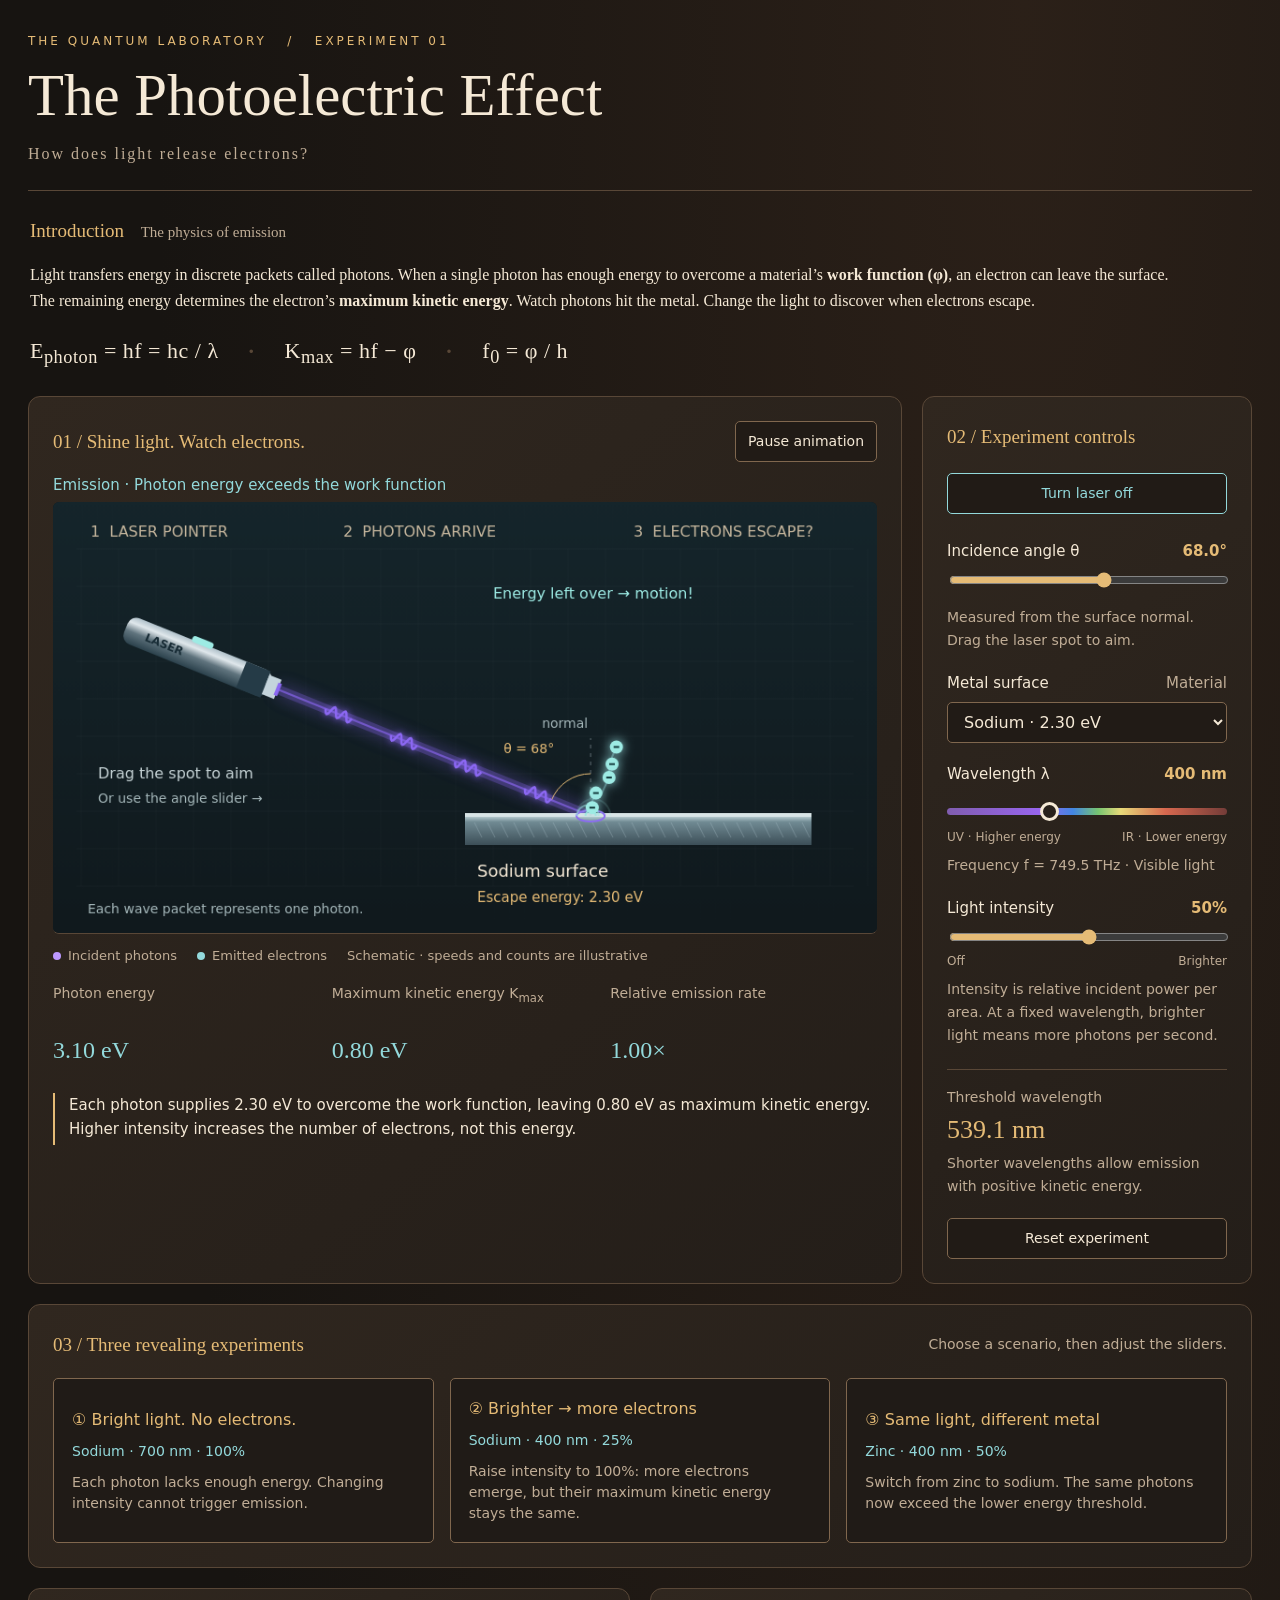
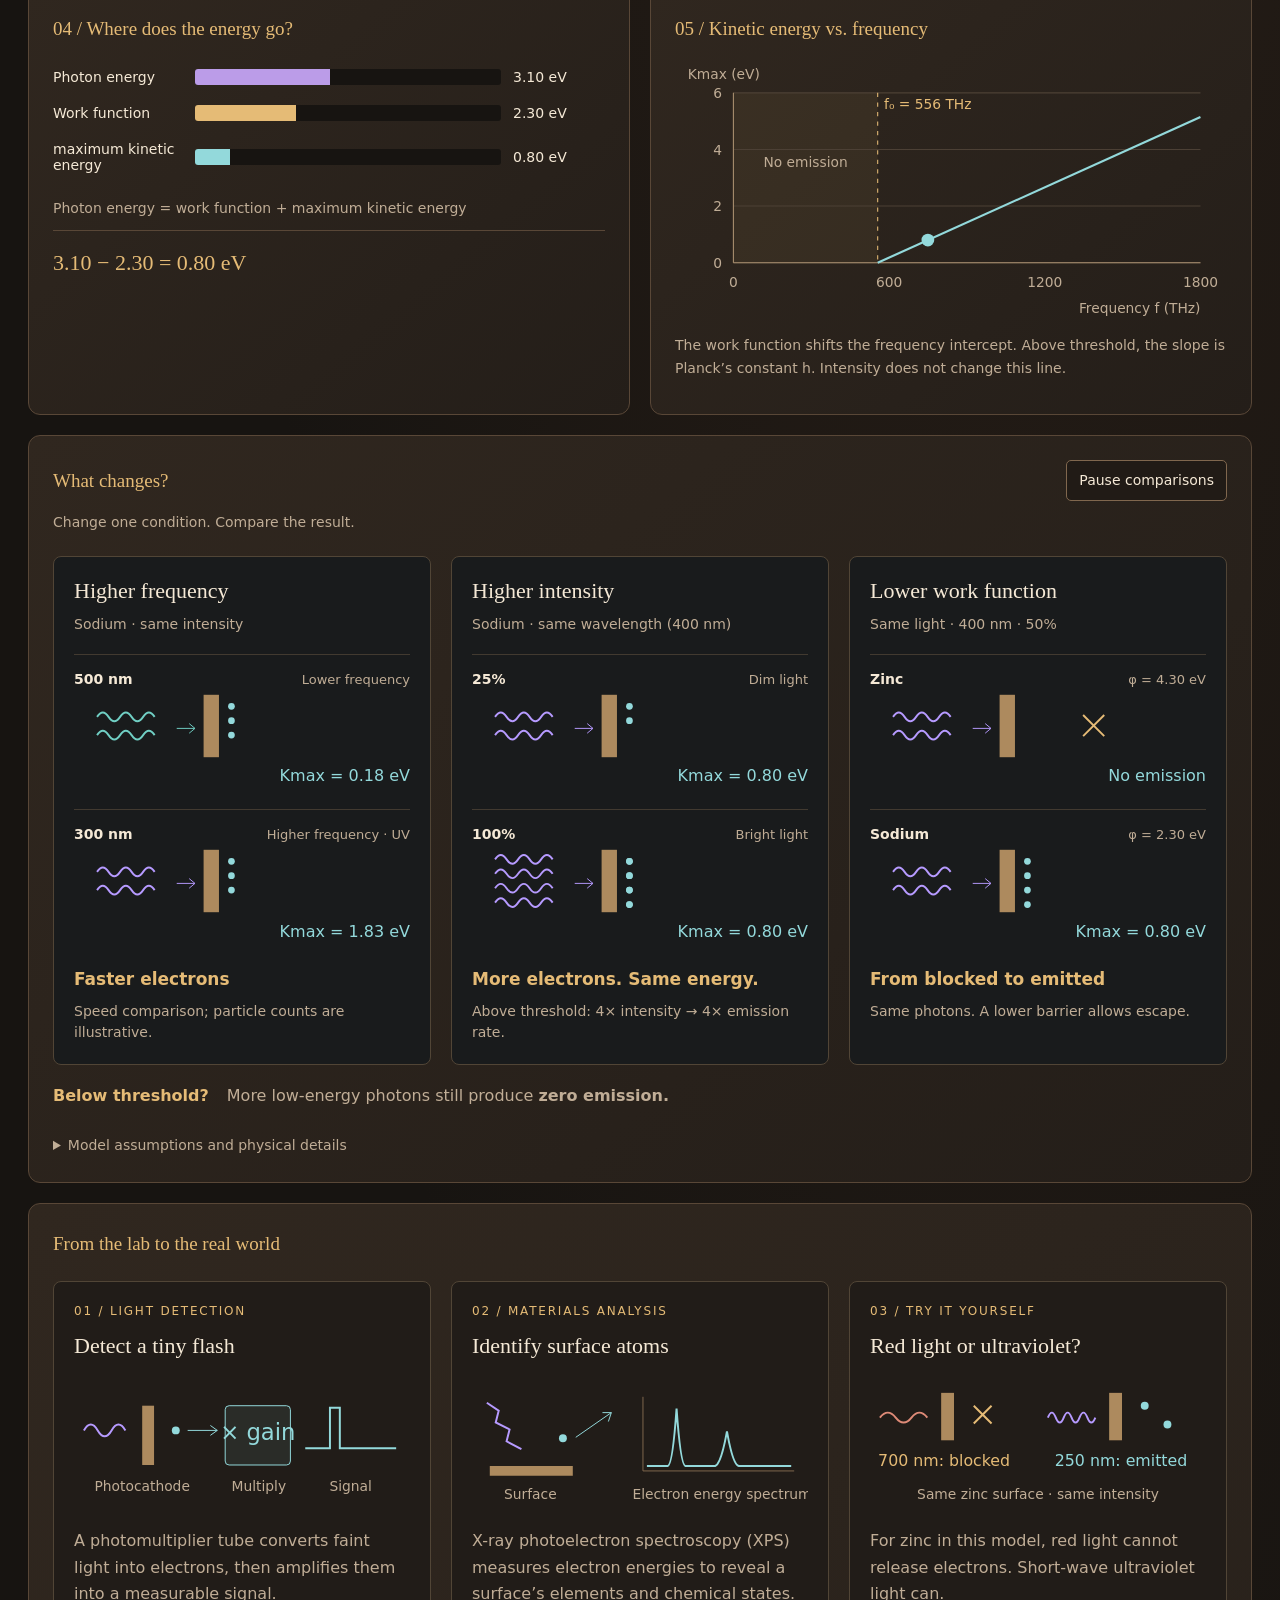
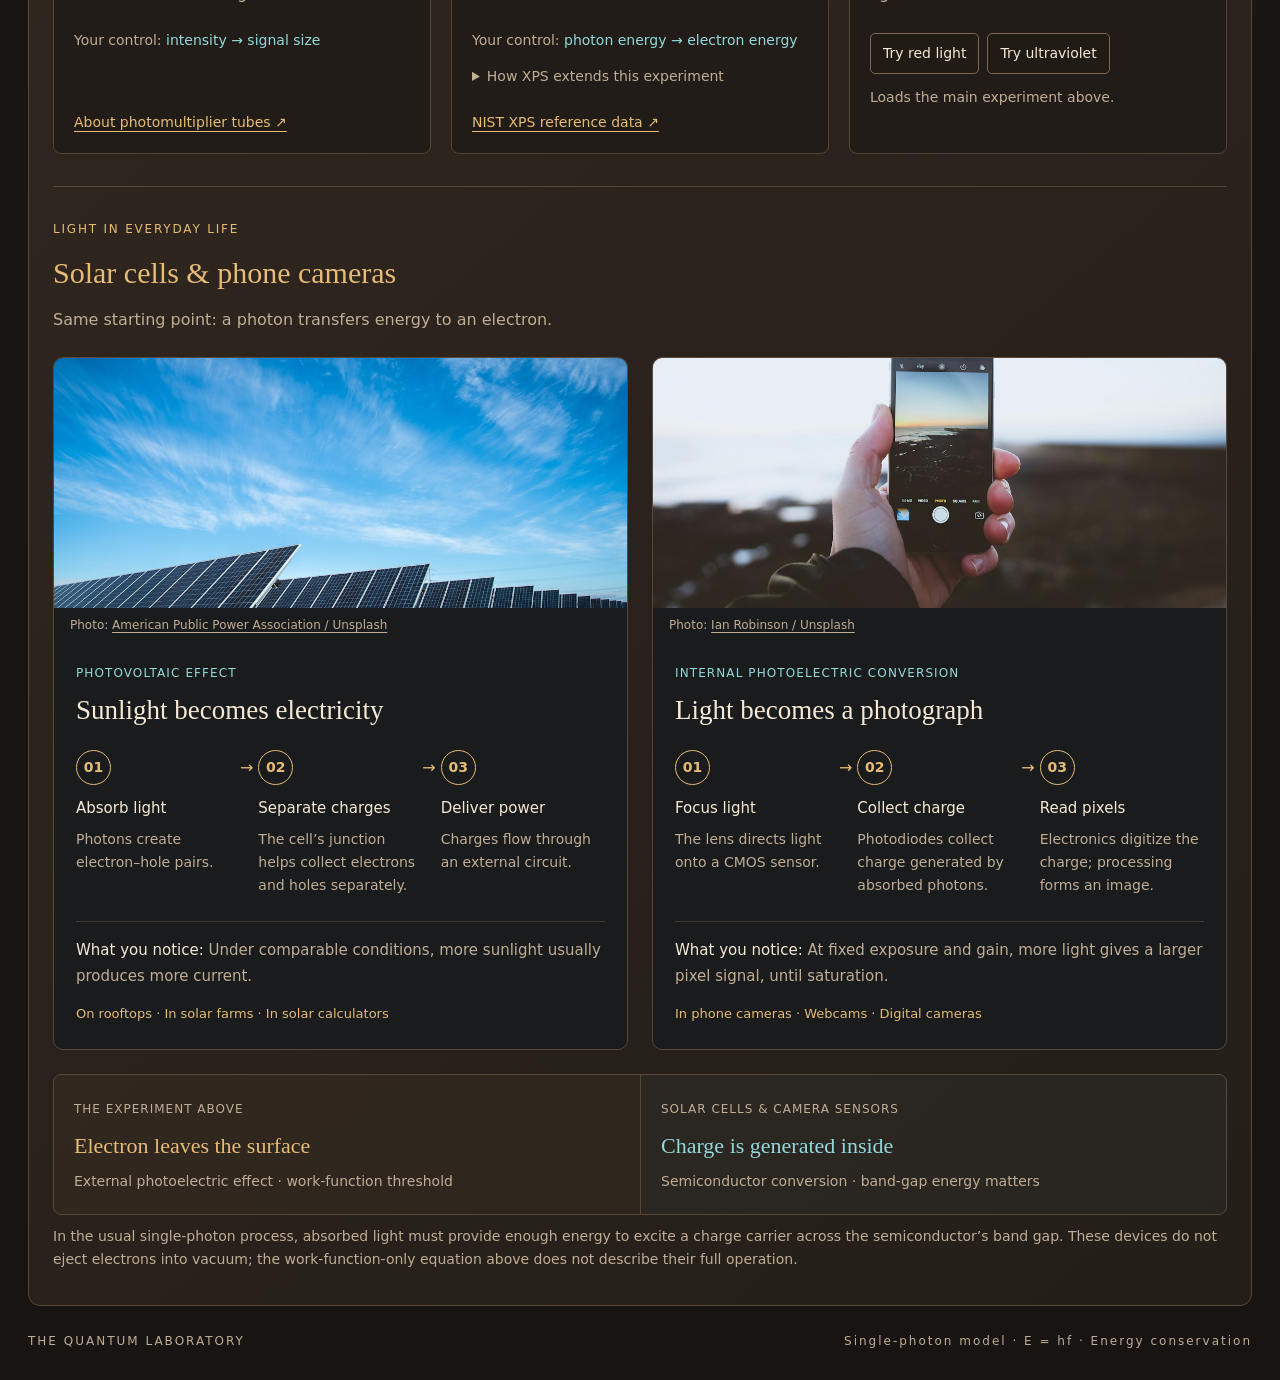
<file: index (1).html>
<!doctype html>
<html lang="en"><head><meta charset="utf-8"><meta name="viewport" content="width=device-width,initial-scale=1"><title>The Photoelectric Effect · Photoelectric Laboratory</title><style>:root{color-scheme:dark;--bg:#171411;--panel:#28211b;--line:#594737;--ink:#f5e9d6;--muted:#c0ad96;--gold:#e5bb76;--cyan:#93d9db}*{box-sizing:border-box}body{margin:0;background:radial-gradient(ellipse at 80% 0%,#49322366,transparent 60%),var(--bg);color:var(--ink);font:16px/1.65 Georgia,'Noto Serif TC',serif}main{max-width:1320px;margin:auto;padding:32px 28px}header{border-bottom:1px solid var(--line);padding-bottom:22px;margin-bottom:24px}.eyebrow{font:12px/1.6 system-ui;letter-spacing:3px;color:var(--gold)}h1{font-weight:400;font-size:clamp(36px,4.6vw,62px);line-height:1.12;margin:12px 0}.subtitle{color:var(--muted);letter-spacing:2px}h2{font-size:19px;font-weight:400;margin:0 0 16px;color:var(--gold)}h2 span{font-size:15px;color:var(--muted);margin-left:12px}p{margin:10px 0}.intro{padding:0 2px 24px}.intro p{max-width:1140px}.equation{margin-top:18px;font-size:22px;letter-spacing:.5px}.equation b{padding:0 24px;color:var(--line)}.panel{border:1px solid var(--line);background:linear-gradient(140deg,#30271f,#241e19);border-radius:12px;padding:24px}.lab{display:grid;grid-template-columns:minmax(0,1fr) 330px;gap:20px}.sectiontop{display:flex;align-items:center;justify-content:space-between;gap:12px}.sectiontop h2{margin:0}.status{font:15px system-ui;color:var(--cyan);margin-top:14px}canvas{width:100%;height:auto;display:block;margin-top:8px;border-bottom:1px solid var(--line);background:#15191c;border-radius:6px}.legend{display:flex;gap:20px;flex-wrap:wrap;color:var(--muted);font:13px system-ui;margin:14px 0 22px}.legend i{display:inline-block;width:8px;height:8px;border-radius:50%;margin-right:7px}.photon{background:#bc98ff}.electron{background:var(--cyan)}.readouts{display:grid;grid-template-columns:repeat(3,1fr);gap:12px}.readouts label{display:block;color:var(--muted);font:14px system-ui}.readouts strong{display:block;font-weight:400;font-size:26px;color:var(--cyan);margin-top:6px}.insight{margin-top:22px;padding-left:14px;border-left:2px solid var(--gold);min-height:52px}.controls label{display:flex;justify-content:space-between;margin:22px 0 10px;font:15px system-ui}.controls label span{color:var(--muted)}output{color:var(--gold);font-weight:600}select,button{font:14px/1.5 system-ui;color:var(--ink);background:#211b16;border:1px solid #80674e;border-radius:5px;padding:9px 12px}select{width:100%;font-size:16px}button{cursor:pointer}button:hover{border-color:var(--gold);background:#493827}button:focus-visible,select:focus-visible,input:focus-visible,summary:focus-visible{outline:2px solid var(--cyan);outline-offset:5px}input[type=range]{width:100%;accent-color:var(--gold);cursor:pointer}.spectrum{appearance:none;height:7px;border-radius:10px;background:linear-gradient(90deg,#805daf 0%,#9865ee 33%,#4286e3 45%,#77c571 54%,#e7d979 62%,#d7684f 78%,#733c38 100%);margin:15px 0}.spectrum::-webkit-slider-thumb{appearance:none;width:19px;height:19px;border:3px solid var(--ink);background:#28211b;border-radius:50%}.rangeEnds{display:flex;justify-content:space-between;font:12px system-ui;color:var(--muted)}.small{color:var(--muted);font:14px/1.65 system-ui}.threshold{border-top:1px solid var(--line);margin-top:22px;padding-top:16px}.threshold span,.threshold small{display:block;color:var(--muted);font:14px/1.65 system-ui}.threshold strong{font-size:26px;font-weight:400;color:var(--gold)}.reset{width:100%;margin-top:20px}.presets{margin-top:20px}.presetgrid{display:grid;grid-template-columns:repeat(3,1fr);gap:16px;margin-top:18px}.presetgrid button{text-align:left;padding:18px;background:#201b17}.presetgrid b{display:block;font-size:16px;font-weight:500;color:var(--gold)}.presetgrid span{display:block;color:var(--cyan);margin-top:9px}.presetgrid p{color:var(--muted);margin-bottom:0}.bottom{display:grid;grid-template-columns:1fr 1fr;gap:20px;margin-top:20px}#bars{margin:24px 0}.barrow{display:grid;grid-template-columns:85px 1fr 72px;gap:12px;align-items:center;font:14px system-ui;margin:20px 0}.track{height:16px;background:#171411;border-radius:3px;overflow:hidden}.fill{height:100%;transition:width .15s}.formula{color:var(--gold);font-size:22px;padding-top:14px;border-top:1px solid var(--line)}#graph{width:100%;font:13px system-ui}.explanation{margin-top:20px}.tablewrap{overflow:auto}table{width:100%;border-collapse:collapse;font:15px/1.6 system-ui;text-align:left}th,td{padding:15px 12px;border-bottom:1px solid var(--line)}th{color:var(--gold);font-weight:500}details{color:var(--muted);font:14px/1.8 system-ui;margin-top:18px}summary{cursor:pointer}footer{display:flex;justify-content:space-between;font:12px system-ui;letter-spacing:2px;color:var(--muted);padding:28px 0 0}@media(max-width:950px){.lab{grid-template-columns:1fr}.controls{display:block}.bottom{grid-template-columns:1fr}.presetgrid{grid-template-columns:1fr}}@media(max-width:540px){main{padding:22px 14px}.panel{padding:18px}.equation{font-size:17px}.equation b{padding:0 5px}.readouts strong{font-size:21px}.readouts label{font-size:12px}.sectiontop{align-items:flex-start}.sectiontop>.small{display:none}footer{display:block}footer span{display:block;margin-top:10px}.legend{gap:12px}.barrow{grid-template-columns:70px 1fr 65px;gap:8px}}

.barrow{grid-template-columns:130px 1fr 92px}.readouts strong{font-size:24px}.readouts label{min-height:40px}.controls label{gap:10px}.insight{font-family:system-ui;font-size:15px}.intro strong{font-weight:600}@media(max-width:540px){.barrow{grid-template-columns:100px 1fr 80px;font-size:13px}.readouts strong{font-size:20px}.equation{line-height:2}.readouts label{min-height:55px}.sectiontop h2{font-size:17px}}
/* Visual comparisons and practical examples */
.compare-grid,.applications-grid{display:grid;grid-template-columns:repeat(3,minmax(0,1fr));gap:20px;margin-top:22px}.compare-card,.application{background:#191b1c;border:1px solid #514536;border-radius:8px;padding:20px;min-width:0}h3{font-size:22px;font-weight:400;line-height:1.3;margin:0 0 8px}.held,.compare-note{font:14px/1.55 system-ui;color:var(--muted);margin:0 0 18px}.compare-lane{border-top:1px solid #423a30;padding-top:14px;margin-top:14px}.lane-title{display:flex;align-items:baseline;justify-content:space-between;gap:10px;font:14px/1.5 system-ui}.lane-title strong{font-weight:600;color:var(--ink)}.lane-title span{color:var(--muted);font-size:13px}.compare-lane svg{display:block;width:100%;height:auto;overflow:hidden}.lane-result{font:16px system-ui;color:var(--cyan);text-align:right;padding-bottom:10px}.takeaway{display:block;font:600 17px/1.5 system-ui;color:var(--gold);margin:16px 0 8px}.compare-note{margin:0}.threshold-note{display:flex;gap:18px;padding:18px 0 4px;font:16px/1.6 system-ui}.threshold-note strong{color:var(--gold)}.threshold-note span{color:var(--muted)}.compare-electron{animation:electron-travel var(--duration) linear infinite;animation-delay:var(--delay)}@keyframes electron-travel{from{transform:translateX(0)}to{transform:translateX(175px)}}.comparison.is-paused .compare-electron{animation-play-state:paused}.applications{margin-top:20px}.application{display:flex;flex-direction:column;background:#211c18}.app-number{font:12px/1.5 system-ui;letter-spacing:1.8px;color:var(--gold);margin-bottom:12px}.application svg{width:100%;margin:12px 0 4px;font-family:system-ui}.application p{font:16px/1.65 system-ui;color:var(--muted)}.app-link{font:14px/1.6 system-ui;margin:12px 0;color:var(--muted)}.app-link b{color:var(--cyan);font-weight:500}.application a{font:14px/1.6 system-ui;color:var(--gold);text-underline-offset:4px;margin-top:auto;padding-top:10px}.app-buttons{display:flex;flex-wrap:wrap;gap:8px;margin:16px 0 12px}.application details{margin-top:0;margin-bottom:12px}.application details p{font-size:14px}.related-note{border-top:1px solid var(--line);padding-top:18px;margin-top:22px}.comparison details{margin-top:20px}@media(max-width:1050px){.compare-grid,.applications-grid{grid-template-columns:1fr}.compare-card,.application{padding:22px}.compare-lane svg{max-width:480px;margin:auto}.application svg{max-width:440px;align-self:center}.held{margin-bottom:12px}.threshold-note{flex-direction:column;gap:4px}}@media(prefers-reduced-motion:reduce){.compare-electron{animation-play-state:paused}.fill{transition:none}}
.everyday{margin-top:32px;border-top:1px solid var(--line);padding-top:28px}.everyday-heading h2{font-size:30px;margin:6px 0}.everyday-heading>p{font:16px/1.6 system-ui;color:var(--muted)}.everyday-grid{display:grid;grid-template-columns:1fr 1fr;gap:24px;margin-top:24px}.everyday-card{min-width:0;border:1px solid var(--line);border-radius:10px;overflow:hidden;background:#191b1c}.everyday-card figure{margin:0}.everyday-card img{display:block;width:100%;height:250px;object-fit:cover;object-position:center 65%}.everyday-card figcaption{font:12px/1.6 system-ui;color:var(--muted);padding:8px 16px}.everyday-card a{color:var(--muted);text-underline-offset:3px}.everyday-content{padding:16px 22px 24px}.effect-label{font:12px/1.5 system-ui;color:var(--cyan);letter-spacing:1.1px}.everyday-content h3{font-size:27px;margin:8px 0 22px}.light-steps{display:grid;grid-template-columns:repeat(3,minmax(0,1fr));gap:18px;padding:0;list-style:none;font-family:system-ui}.light-steps li{position:relative;min-width:0}.light-steps li:not(:last-child)::after{content:'→';position:absolute;right:-13px;top:5px;color:var(--gold)}.light-steps b{display:flex;align-items:center;justify-content:center;width:35px;height:35px;border:1px solid var(--gold);border-radius:50%;font-size:14px;color:var(--gold)}.light-steps strong{display:block;font-size:15px;font-weight:500;line-height:1.5;margin:12px 0 8px}.light-steps span{font-size:14px;line-height:1.65;color:var(--muted);display:block}.daily-result{font:15px/1.7 system-ui;border-top:1px solid #423a30;margin-top:24px;padding-top:16px;color:var(--muted)}.daily-result strong{color:var(--ink);font-weight:500}.daily-use{display:block;color:var(--gold);font:13px/1.7 system-ui;margin-top:14px}.effect-contrast{display:grid;grid-template-columns:1fr 1fr;border:1px solid var(--line);margin-top:24px;border-radius:8px;overflow:hidden}.effect-contrast>div{padding:20px;background:#e5bb7608}.effect-contrast>div+div{border-left:1px solid var(--line);background:#93d9db08}.effect-contrast span{font:12px/1.6 system-ui;letter-spacing:1px;color:var(--muted)}.effect-contrast strong{display:block;color:var(--gold);font-size:22px;font-weight:400;margin:6px 0}.effect-contrast>div+div strong{color:var(--cyan)}.effect-contrast p{font:14px/1.7 system-ui;color:var(--muted);margin:0}@media(max-width:850px){.everyday-grid{grid-template-columns:1fr}.everyday-card img{height:290px}}@media(max-width:540px){.everyday-content{padding:16px}.everyday-card img{height:215px}.light-steps{grid-template-columns:1fr;gap:20px}.light-steps li{padding-left:49px;min-height:45px}.light-steps b{position:absolute;left:0;top:0}.light-steps strong{margin:0 0 4px}.light-steps li:not(:last-child)::after{content:'↓';left:11px;right:auto;top:auto;bottom:-20px}.effect-contrast{grid-template-columns:1fr}.effect-contrast>div+div{border-left:0;border-top:1px solid var(--line)}}

#scene{cursor:crosshair;touch-action:none}#scene:focus-visible{outline:2px solid var(--cyan);outline-offset:3px}#laserPower{width:100%;margin:4px 0 6px;border-color:var(--cyan);color:var(--cyan)}
</style></head><body>
<main><header><div class="eyebrow">THE QUANTUM LABORATORY &nbsp; / &nbsp; EXPERIMENT 01</div><h1>The Photoelectric Effect</h1><div class="subtitle">How does light release electrons?</div></header>
<section class="intro"><h2>Introduction <span>The physics of emission</span></h2><p>Light transfers energy in discrete packets called photons. When a single photon has enough energy to overcome a material’s <strong>work function (φ)</strong>, an electron can leave the surface. The remaining energy determines the electron’s <strong>maximum kinetic energy</strong>. Watch photons hit the metal. Change the light to discover when electrons escape.</p><div class="equation">E<sub>photon</sub> = hf = hc / λ <b>·</b> K<sub>max</sub> = hf − φ <b>·</b> f<sub>0</sub> = φ / h</div></section>
<div class="lab"><section class="apparatus panel"><div class="sectiontop"><h2>01 / Shine light. Watch electrons.</h2><button id="pause">Pause animation</button></div><div class="status" id="status" role="status"></div><canvas id="scene" tabindex="0" width="880" height="460" aria-label="Interactive laser pointer: drag to aim at the metal surface, or use left and right arrow keys. Electrons escape only above the energy threshold"></canvas><div class="legend"><span><i class="photon"></i>Incident photons</span><span><i class="electron"></i>Emitted electrons</span><span>Schematic · speeds and counts are illustrative</span></div><div class="readouts"><div><label>Photon energy</label><strong id="energy"></strong></div><div><label>Maximum kinetic energy K<sub>max</sub></label><strong id="kinetic"></strong></div><div><label>Relative emission rate</label><strong id="rate"></strong></div></div><p class="insight" id="insight"></p></section>
<aside class="panel controls"><h2>02 / Experiment controls</h2><button id="laserPower" type="button" aria-pressed="true">Turn laser off</button><label for="angle">Incidence angle θ <output id="angleValue">68.0°</output></label><input id="angle" type="range" min="58" max="76" step="0.1" value="68"><p class="small">Measured from the surface normal. Drag the laser spot to aim.</p><label for="material">Metal surface <span>Material</span></label><select id="material"><option value="2.30">Sodium · 2.30 eV</option><option value="2.14">Cesium · 2.14 eV</option><option value="4.30">Zinc · 4.30 eV</option><option value="4.70">Copper · 4.70 eV</option><option value="custom">Custom work function</option></select><div id="customBox" hidden><label for="work">Work function <output id="workValue"></output></label><input id="work" type="range" min="1.5" max="6" step="0.01" value="2.3"></div>
<label for="wave">Wavelength λ <output id="waveValue"></output></label><input id="wave" class="spectrum" type="range" min="180" max="800" step="1" value="400"><div class="rangeEnds"><span>UV · Higher energy</span><span>IR · Lower energy</span></div><p class="small" id="frequency"></p>
<label for="intensity">Light intensity <output id="intensityValue"></output></label><input id="intensity" type="range" min="0" max="100" value="50"><div class="rangeEnds"><span>Off</span><span>Brighter</span></div><p class="small">Intensity is relative incident power per area. At a fixed wavelength, brighter light means more photons per second.</p><div class="threshold"><span>Threshold wavelength</span><strong id="threshold"></strong><small>Shorter wavelengths allow emission with positive kinetic energy.</small></div><button id="reset" class="reset">Reset experiment</button></aside></div>
<section class="panel presets"><div class="sectiontop"><h2>03 / Three revealing experiments</h2><span class="small">Choose a scenario, then adjust the sliders.</span></div><div class="presetgrid"><button data-preset="red"><b>① Bright light. No electrons.</b><span>Sodium · 700 nm · 100%</span><p>Each photon lacks enough energy. Changing intensity cannot trigger emission.</p></button><button data-preset="bright"><b>② Brighter → more electrons</b><span>Sodium · 400 nm · 25%</span><p>Raise intensity to 100%: more electrons emerge, but their maximum kinetic energy stays the same.</p></button><button data-preset="metal"><b>③ Same light, different metal</b><span>Zinc · 400 nm · 50%</span><p>Switch from zinc to sodium. The same photons now exceed the lower energy threshold.</p></button></div></section>
<div class="bottom"><section class="panel"><h2>04 / Where does the energy go?</h2><div id="bars"></div><p class="small" id="balance"></p><div class="formula" id="calculation"></div></section><section class="panel"><h2>05 / Kinetic energy vs. frequency</h2><svg id="graph" viewBox="0 0 520 240" role="img" aria-label="Maximum kinetic energy versus frequency; no emission below threshold"></svg><p class="small">The work function shifts the frequency intercept. Above threshold, the slope is Planck’s constant h. Intensity does not change this line.</p></section></div>
<section class="panel explanation comparison"><div class="sectiontop"><h2>What changes?</h2><button id="comparePause" type="button">Pause comparisons</button></div><p class="small">Change one condition. Compare the result.</p><div class="compare-grid"><article class="compare-card"><h3>Higher frequency</h3><p class="held">Sodium · same intensity</p><div class="compare-lane"><div class="lane-title"><strong>500 nm</strong><span>Lower frequency</span></div><svg viewBox="0 0 350 80" role="img" aria-label="500 nm: Kmax = 0.18 eV"><path d="M 24 28 q 6 -9 12 0 t 12 0 t 12 0 t 12 0 t 12 0" fill="none" stroke="#70cfc4" stroke-width="2"/><path d="M 24 47 q 6 -9 12 0 t 12 0 t 12 0 t 12 0 t 12 0" fill="none" stroke="#70cfc4" stroke-width="2"/><path d="M 107 40 H 126 m -6 -5 l 6 5 -6 5" fill="none" stroke="#70cfc4"/><rect x="135" y="5" width="16" height="65" fill="#ad8a5e"/><circle class="compare-electron" cx="164" cy="17" r="3.5" fill="#93d9db" style="--duration:3s;--delay:-0.00s"/><circle class="compare-electron" cx="164" cy="32" r="3.5" fill="#93d9db" style="--duration:3s;--delay:-1.00s"/><circle class="compare-electron" cx="164" cy="47" r="3.5" fill="#93d9db" style="--duration:3s;--delay:-2.00s"/></svg><div class="lane-result"><span>Kmax = 0.18 eV</span></div></div><div class="compare-lane"><div class="lane-title"><strong>300 nm</strong><span>Higher frequency · UV</span></div><svg viewBox="0 0 350 80" role="img" aria-label="300 nm: Kmax = 1.83 eV"><path d="M 24 28 q 6 -9 12 0 t 12 0 t 12 0 t 12 0 t 12 0" fill="none" stroke="#b69aff" stroke-width="2"/><path d="M 24 47 q 6 -9 12 0 t 12 0 t 12 0 t 12 0 t 12 0" fill="none" stroke="#b69aff" stroke-width="2"/><path d="M 107 40 H 126 m -6 -5 l 6 5 -6 5" fill="none" stroke="#b69aff"/><rect x="135" y="5" width="16" height="65" fill="#ad8a5e"/><circle class="compare-electron" cx="164" cy="17" r="3.5" fill="#93d9db" style="--duration:0.95s;--delay:-0.00s"/><circle class="compare-electron" cx="164" cy="32" r="3.5" fill="#93d9db" style="--duration:0.95s;--delay:-0.32s"/><circle class="compare-electron" cx="164" cy="47" r="3.5" fill="#93d9db" style="--duration:0.95s;--delay:-0.63s"/></svg><div class="lane-result"><span>Kmax = 1.83 eV</span></div></div><strong class="takeaway">Faster electrons</strong><p class="compare-note">Speed comparison; particle counts are illustrative.</p></article><article class="compare-card"><h3>Higher intensity</h3><p class="held">Sodium · same wavelength (400 nm)</p><div class="compare-lane"><div class="lane-title"><strong>25%</strong><span>Dim light</span></div><svg viewBox="0 0 350 80" role="img" aria-label="25%: Kmax = 0.80 eV"><path d="M 24 28 q 6 -9 12 0 t 12 0 t 12 0 t 12 0 t 12 0" fill="none" stroke="#b69aff" stroke-width="2"/><path d="M 24 47 q 6 -9 12 0 t 12 0 t 12 0 t 12 0 t 12 0" fill="none" stroke="#b69aff" stroke-width="2"/><path d="M 107 40 H 126 m -6 -5 l 6 5 -6 5" fill="none" stroke="#b69aff"/><rect x="135" y="5" width="16" height="65" fill="#ad8a5e"/><circle class="compare-electron" cx="164" cy="17" r="3.5" fill="#93d9db" style="--duration:1.8s;--delay:-0.00s"/><circle class="compare-electron" cx="164" cy="32" r="3.5" fill="#93d9db" style="--duration:1.8s;--delay:-0.90s"/></svg><div class="lane-result"><span>Kmax = 0.80 eV</span></div></div><div class="compare-lane"><div class="lane-title"><strong>100%</strong><span>Bright light</span></div><svg viewBox="0 0 350 80" role="img" aria-label="100%: Kmax = 0.80 eV"><path d="M 24 15 q 6 -9 12 0 t 12 0 t 12 0 t 12 0 t 12 0" fill="none" stroke="#b69aff" stroke-width="2"/><path d="M 24 30 q 6 -9 12 0 t 12 0 t 12 0 t 12 0 t 12 0" fill="none" stroke="#b69aff" stroke-width="2"/><path d="M 24 45 q 6 -9 12 0 t 12 0 t 12 0 t 12 0 t 12 0" fill="none" stroke="#b69aff" stroke-width="2"/><path d="M 24 60 q 6 -9 12 0 t 12 0 t 12 0 t 12 0 t 12 0" fill="none" stroke="#b69aff" stroke-width="2"/><path d="M 107 40 H 126 m -6 -5 l 6 5 -6 5" fill="none" stroke="#b69aff"/><rect x="135" y="5" width="16" height="65" fill="#ad8a5e"/><circle class="compare-electron" cx="164" cy="17" r="3.5" fill="#93d9db" style="--duration:1.8s;--delay:-0.00s"/><circle class="compare-electron" cx="164" cy="32" r="3.5" fill="#93d9db" style="--duration:1.8s;--delay:-0.23s"/><circle class="compare-electron" cx="164" cy="47" r="3.5" fill="#93d9db" style="--duration:1.8s;--delay:-0.45s"/><circle class="compare-electron" cx="164" cy="62" r="3.5" fill="#93d9db" style="--duration:1.8s;--delay:-0.68s"/><circle class="compare-electron" cx="164" cy="17" r="3.5" fill="#93d9db" style="--duration:1.8s;--delay:-0.90s"/><circle class="compare-electron" cx="164" cy="32" r="3.5" fill="#93d9db" style="--duration:1.8s;--delay:-1.12s"/><circle class="compare-electron" cx="164" cy="47" r="3.5" fill="#93d9db" style="--duration:1.8s;--delay:-1.35s"/><circle class="compare-electron" cx="164" cy="62" r="3.5" fill="#93d9db" style="--duration:1.8s;--delay:-1.57s"/></svg><div class="lane-result"><span>Kmax = 0.80 eV</span></div></div><strong class="takeaway">More electrons. Same energy.</strong><p class="compare-note">Above threshold: 4× intensity → 4× emission rate.</p></article><article class="compare-card"><h3>Lower work function</h3><p class="held">Same light · 400 nm · 50%</p><div class="compare-lane"><div class="lane-title"><strong>Zinc</strong><span>φ = 4.30 eV</span></div><svg viewBox="0 0 350 80" role="img" aria-label="Zinc: No emission"><path d="M 24 28 q 6 -9 12 0 t 12 0 t 12 0 t 12 0 t 12 0" fill="none" stroke="#b69aff" stroke-width="2"/><path d="M 24 47 q 6 -9 12 0 t 12 0 t 12 0 t 12 0 t 12 0" fill="none" stroke="#b69aff" stroke-width="2"/><path d="M 107 40 H 126 m -6 -5 l 6 5 -6 5" fill="none" stroke="#b69aff"/><rect x="135" y="5" width="16" height="65" fill="#ad8a5e"/><path d="M 222 26 l 22 22 m 0 -22 l -22 22" stroke="#e5bb76" stroke-width="2"/></svg><div class="lane-result"><span>No emission</span></div></div><div class="compare-lane"><div class="lane-title"><strong>Sodium</strong><span>φ = 2.30 eV</span></div><svg viewBox="0 0 350 80" role="img" aria-label="Sodium: Kmax = 0.80 eV"><path d="M 24 28 q 6 -9 12 0 t 12 0 t 12 0 t 12 0 t 12 0" fill="none" stroke="#b69aff" stroke-width="2"/><path d="M 24 47 q 6 -9 12 0 t 12 0 t 12 0 t 12 0 t 12 0" fill="none" stroke="#b69aff" stroke-width="2"/><path d="M 107 40 H 126 m -6 -5 l 6 5 -6 5" fill="none" stroke="#b69aff"/><rect x="135" y="5" width="16" height="65" fill="#ad8a5e"/><circle class="compare-electron" cx="164" cy="17" r="3.5" fill="#93d9db" style="--duration:1.8s;--delay:-0.00s"/><circle class="compare-electron" cx="164" cy="32" r="3.5" fill="#93d9db" style="--duration:1.8s;--delay:-0.45s"/><circle class="compare-electron" cx="164" cy="47" r="3.5" fill="#93d9db" style="--duration:1.8s;--delay:-0.90s"/><circle class="compare-electron" cx="164" cy="62" r="3.5" fill="#93d9db" style="--duration:1.8s;--delay:-1.35s"/></svg><div class="lane-result"><span>Kmax = 0.80 eV</span></div></div><strong class="takeaway">From blocked to emitted</strong><p class="compare-note">Same photons. A lower barrier allows escape.</p></article></div><div class="threshold-note"><strong>Below threshold?</strong><span>More low-energy photons still produce <b>zero emission.</b></span></div><details><summary>Model assumptions and physical details</summary><p>The laser pointer is an ideal tunable source: ordinary laser pointers usually have a fixed wavelength. The whole beam stays on the plate. Angle changes its landing point; angle-dependent reflection, absorption and spot area are omitted, so the energy threshold and modeled total emission rate do not change with angle. This ideal single-photon model neglects multiphoton effects, space charge, and temperature. Work functions are teaching approximations; real values depend on crystal face, oxidation, and surface condition. The relative emission rate assumes constant quantum efficiency above threshold, normalized to sodium at 400 nm and 50% intensity (1.00×). At fixed incident power, photon flux is proportional to 1/(hf). The animation shows representative electrons at the maximum kinetic energy; real electrons have a distribution of energies. At hf = φ, the ideal maximum kinetic energy is zero; this does not imply a finite measurable emission current. With the light off, there is no emission, although the selected wavelength still defines a photon energy. Geometry and animation are not to scale.</p></details></section><section class="panel applications"><h2>From the lab to the real world</h2><div class="applications-grid">
<article class="application"><span class="app-number">01 / LIGHT DETECTION</span><h3>Detect a tiny flash</h3><svg viewBox="0 0 340 135" role="img" aria-label="Photons release electrons at a photocathode; multiplication produces an electrical pulse"><path d="M 10 50 q 7 -12 14 0 t 14 0 t 14 0" fill="none" stroke="#b69aff" stroke-width="2"/><rect x="69" y="25" width="12" height="60" fill="#ad8a5e"/><circle cx="103" cy="50" r="4" fill="#93d9db"/><path d="M 115 50 H 145 m -7 -5 l 7 5 -7 5" stroke="#93d9db" fill="none"/><rect x="153" y="25" width="66" height="60" rx="4" fill="#93d9db15" stroke="#93d9db"/><text x="186" y="60" text-anchor="middle" fill="#93d9db" font-size="23">× gain</text><path d="M 234 68 H 259 V 27 H 269 V 68 H 326" stroke="#93d9db" fill="none" stroke-width="2"/><text x="69" y="111" fill="#c0ad96" font-size="14" text-anchor="middle">Photocathode</text><text x="187" y="111" fill="#c0ad96" font-size="14" text-anchor="middle">Multiply</text><text x="280" y="111" fill="#c0ad96" font-size="14" text-anchor="middle">Signal</text></svg><p>A photomultiplier tube converts faint light into electrons, then amplifies them into a measurable signal.</p><div class="app-link">Your control: <b>intensity → signal size</b></div><a href="https://www.hamamatsu.com/us/en/product/optical-sensors/pmt/about_pmts.html" target="_blank" rel="noopener noreferrer">About photomultiplier tubes ↗</a></article>
<article class="application"><span class="app-number">02 / MATERIALS ANALYSIS</span><h3>Identify surface atoms</h3><svg viewBox="0 0 340 135" role="img" aria-label="X-rays eject electrons; an energy spectrum helps identify surface composition"><path d="M 15 22 l 12 8 -3 12 14 7 -3 12 15 8" stroke="#b69aff" fill="none" stroke-width="2"/><path d="M 18 91 H 102" stroke="#ad8a5e" stroke-width="10"/><circle cx="92" cy="58" r="4" fill="#93d9db"/><path d="M 105 57 L 141 32 m -9 0 l 9 0 -3 9" stroke="#93d9db" fill="none"/><path d="M 173 16 V 91 H 326" stroke="#80674e" fill="none"/><path d="M 177 86 H 198 Q 203 85 207 28 Q 211 85 216 86 H 246 Q 252 84 258 51 Q 264 85 270 86 H 323" stroke="#93d9db" fill="none" stroke-width="2"/><text x="59" y="119" fill="#c0ad96" font-size="14" text-anchor="middle">Surface</text><text x="253" y="119" fill="#c0ad96" font-size="14" text-anchor="middle">Electron energy spectrum</text></svg><p>X-ray photoelectron spectroscopy (XPS) measures electron energies to reveal a surface’s elements and chemical states.</p><div class="app-link">Your control: <b>photon energy → electron energy</b></div><details><summary>How XPS extends this experiment</summary><p>Core electrons also have binding energies. XPS uses E<sub>B</sub> = hν − E<sub>K</sub> − φ<sub>analyzer</sub>; the simple work-function-only model above is not an XPS spectrum simulation. The peaks shown here are illustrative.</p></details><a href="https://srdata.nist.gov/xps/" target="_blank" rel="noopener noreferrer">NIST XPS reference data ↗</a></article>
<article class="application"><span class="app-number">03 / TRY IT YOURSELF</span><h3>Red light or ultraviolet?</h3><svg viewBox="0 0 340 135" role="img" aria-label="Zinc at 700 nanometers: no emission; zinc at 250 nanometers: emission"><path d="M 10 37 q 8 -10 16 0 t 16 0 t 16 0" stroke="#de8a77" fill="none" stroke-width="2"/><rect x="72" y="12" width="13" height="48" fill="#ad8a5e"/><path d="M 105 25 l 18 18 m 0 -18 l -18 18" stroke="#e5bb76" stroke-width="2"/><path d="M 180 37 q 4 -10 8 0 t 8 0 t 8 0 t 8 0 t 8 0 t 8 0" stroke="#b69aff" fill="none" stroke-width="2"/><rect x="242" y="12" width="13" height="48" fill="#ad8a5e"/><circle cx="278" cy="25" r="4" fill="#93d9db"/><circle cx="301" cy="44" r="4" fill="#93d9db"/><text x="75" y="86" fill="#e5bb76" text-anchor="middle" font-size="16">700 nm: blocked</text><text x="254" y="86" fill="#93d9db" text-anchor="middle" font-size="16">250 nm: emitted</text><text x="170" y="119" fill="#c0ad96" text-anchor="middle" font-size="14">Same zinc surface · same intensity</text></svg><p>For zinc in this model, red light cannot release electrons. Short-wave ultraviolet light can.</p><div class="app-buttons"><button type="button" data-demo="red-zinc">Try red light</button><button type="button" data-demo="uv-zinc">Try ultraviolet</button></div><span class="small">Loads the main experiment above.</span></article>
</div><section class="everyday"><div class="everyday-heading"><span class="app-number">LIGHT IN EVERYDAY LIFE</span><h2>Solar cells &amp; phone cameras</h2><p>Same starting point: a photon transfers energy to an electron.</p></div>
<div class="everyday-grid"><article class="everyday-card"><figure><img src="[data-uri]" width="1100" height="732" alt="Real photovoltaic solar panels in a field under a bright blue sky" loading="lazy"><figcaption>Photo: <a href="https://unsplash.com/photos/solar-panel-under-blue-sky-XGAZzyLzn18" target="_blank" rel="noopener noreferrer">American Public Power Association / Unsplash</a></figcaption></figure><div class="everyday-content"><span class="effect-label">PHOTOVOLTAIC EFFECT</span><h3>Sunlight becomes electricity</h3><ol class="light-steps" aria-label="How a solar cell works"><li><b>01</b><strong>Absorb light</strong><span>Photons create electron–hole pairs.</span></li><li><b>02</b><strong>Separate charges</strong><span>The cell’s junction helps collect electrons and holes separately.</span></li><li><b>03</b><strong>Deliver power</strong><span>Charges flow through an external circuit.</span></li></ol><p class="daily-result"><strong>What you notice:</strong> Under comparable conditions, more sunlight usually produces more current.</p><span class="daily-use">On rooftops · In solar farms · In solar calculators</span></div></article>
<article class="everyday-card"><figure><img src="[data-uri]" width="1100" height="733" alt="A person using a phone camera to photograph a landscape" loading="lazy"><figcaption>Photo: <a href="https://unsplash.com/photos/person-taking-photo-of-landscapes-using-iphone-during-daytime-EzGRCDqLPaY" target="_blank" rel="noopener noreferrer">Ian Robinson / Unsplash</a></figcaption></figure><div class="everyday-content"><span class="effect-label">INTERNAL PHOTOELECTRIC CONVERSION</span><h3>Light becomes a photograph</h3><ol class="light-steps" aria-label="How a phone image sensor works"><li><b>01</b><strong>Focus light</strong><span>The lens directs light onto a CMOS sensor.</span></li><li><b>02</b><strong>Collect charge</strong><span>Photodiodes collect charge generated by absorbed photons.</span></li><li><b>03</b><strong>Read pixels</strong><span>Electronics digitize the charge; processing forms an image.</span></li></ol><p class="daily-result"><strong>What you notice:</strong> At fixed exposure and gain, more light gives a larger pixel signal, until saturation.</p><span class="daily-use">In phone cameras · Webcams · Digital cameras</span></div></article></div>
<div class="effect-contrast"><div><span>THE EXPERIMENT ABOVE</span><strong>Electron leaves the surface</strong><p>External photoelectric effect · work-function threshold</p></div><div><span>SOLAR CELLS &amp; CAMERA SENSORS</span><strong>Charge is generated inside</strong><p>Semiconductor conversion · band-gap energy matters</p></div></div><p class="small">In the usual single-photon process, absorbed light must provide enough energy to excite a charge carrier across the semiconductor’s band gap. These devices do not eject electrons into vacuum; the work-function-only equation above does not describe their full operation.</p></section></section>
<footer>THE QUANTUM LABORATORY <span>Single-photon model · E = hf · Energy conservation</span></footer></main><script>const $=id=>document.getElementById(id);const HC=1239.841984,H=4.135667696e-15;let state,paused=false,time=0,last=0;
function physics(wavelength,intensity,phi){const energy=HC/wavelength,k=energy-phi;return{wavelength,intensity,phi,energy,k,emits:intensity>0&&k>0,rate:intensity>0&&k>0?(intensity/50)*(wavelength/400):0,frequency:energy/H,threshold:HC/phi};}
function update(){const phi=$('material').value==='custom'?+$('work').value:+$('material').value;state=physics(+$('wave').value,+$('intensity').value,phi);const s=state;$('customBox').hidden=$('material').value!=='custom';$('workValue').textContent=phi.toFixed(2)+' eV';$('waveValue').textContent=s.wavelength+' nm';$('intensityValue').textContent=s.intensity+'%';$('frequency').textContent='Frequency f = '+(s.frequency/1e12).toFixed(1)+' THz · '+(s.wavelength<380?'Ultraviolet (shown in violet)':s.wavelength>750?'Near infrared (shown in red)':'Visible light');$('threshold').textContent=s.threshold.toFixed(1)+' nm';$('energy').textContent=s.energy.toFixed(2)+' eV';$('kinetic').textContent=s.k>=0?s.k.toFixed(2)+' eV':'—';$('rate').textContent=s.rate.toFixed(2)+'×';$('status').textContent=s.intensity===0?'Light off · No incident photons':s.emits?'Emission · Photon energy exceeds the work function':'No emission · Photon energy does not exceed the work function';$('status').style.color=s.emits?'#93d9db':'#e5bb76';$('insight').textContent=s.intensity===0?'Increase intensity to turn on the light. Emission still depends on the energy of each photon.':s.k<0?'An additional '+(-s.k).toFixed(2)+' eV per photon is needed to reach threshold. More intensity will not help: shorten the wavelength or select a lower-work-function metal.':s.k===0?'At the ideal threshold, maximum kinetic energy is zero: no electrons travel outward.':'Each photon supplies '+phi.toFixed(2)+' eV to overcome the work function, leaving '+s.k.toFixed(2)+' eV as maximum kinetic energy. Higher intensity increases the number of electrons, not this energy.';
const bars=[['Photon energy',s.energy,'#bb9ce8'],['Work function',phi,'#e5bb76'],['maximum kinetic energy',Math.max(0,s.k),'#93d9db']];$('bars').innerHTML=bars.map(([n,v,c])=>`<div class="barrow"><span>${n}</span><div class="track"><div class="fill" style="width:${v/7*100}%;background:${c}"></div></div><span>${n==='maximum kinetic energy'&&s.k<0?'No emission':v.toFixed(2)+' eV'}</span></div>`).join('');$('balance').textContent=s.k<0?'Photon energy is below the work function. A negative difference is not a physical electron kinetic energy.':'Photon energy = work function + maximum kinetic energy';$('calculation').textContent=s.k<0?s.energy.toFixed(2)+' eV < '+phi.toFixed(2)+' eV → No emission':s.energy.toFixed(2)+' − '+phi.toFixed(2)+' = '+s.k.toFixed(2)+' eV';drawGraph();syncLaser();drawScene();}
function drawGraph(){const s=state,x=f=>55+f/1800*440,y=k=>190-k/6*160,f0=s.phi/H/1e12;let lines='';for(let k=0;k<=6;k+=2)lines+=`<line x1="55" y1="${y(k)}" x2="495" y2="${y(k)}" stroke="#4c4035"/><text x="36" y="${y(k)+5}" fill="#c0ad96">${k}</text>`;for(let f=0;f<=1800;f+=600)lines+=`<text x="${x(f)}" y="213" text-anchor="middle" fill="#c0ad96">${f}</text>`;$('graph').innerHTML=`<text x="12" y="17" fill="#c0ad96">Kmax (eV)</text><rect x="55" y="30" width="${x(f0)-55}" height="160" fill="#e5bb7610"/>${lines}<line x1="55" y1="30" x2="55" y2="190" stroke="#ad9272"/><line x1="55" y1="190" x2="495" y2="190" stroke="#ad9272"/><line x1="${x(f0)}" y1="30" x2="${x(f0)}" y2="190" stroke="#e5bb76" stroke-dasharray="4 5"/><path d="M ${x(f0)} 190 L 495 ${y(H*1800e12-s.phi)}" fill="none" stroke="#93d9db" stroke-width="2"/><text x="${55+(x(f0)-55)/2}" y="100" text-anchor="middle" fill="#c0ad96">No emission</text><text x="${f0>1100?x(f0)-6:x(f0)+6}" text-anchor="${f0>1100?'end':'start'}" y="45" fill="#e5bb76">f₀ = ${f0.toFixed(0)} THz</text><circle cx="${x(s.frequency/1e12)}" cy="${y(Math.max(0,s.k))}" r="6" fill="${s.k>0?'#93d9db':'#e5bb76'}"/><text x="495" y="237" text-anchor="end" fill="#c0ad96">Frequency f (THz)</text>`;}
const canvas=$('scene'),ctx=canvas.getContext('2d');
const laserOrigin={x:240,y:200};
let laserAngle=68,lastIntensity=50;
function laserTarget(){return {x:240+135*Math.tan(laserAngle*Math.PI/180),y:335};}
function syncLaser(){ $('angleValue').textContent=laserAngle.toFixed(1)+'°';$('laserPower').textContent=state.intensity>0?'Turn laser off':'Turn laser on';$('laserPower').setAttribute('aria-pressed',String(state.intensity>0)); }
let photons=[],electrons=[],impacts=[],photonClock=0,sequence=0;
function lightColor(w){if(w<380)return'#b69aff';if(w>750)return'#d86b58';const hue=270-(w-380)/(750-380)*270;return `hsl(${hue},85%,68%)`;}
function clearParticles(){photons=[];electrons=[];impacts=[];photonClock=0;}
function spawnPhoton(){const n=sequence++,target=laserTarget();photons.push({x:laserOrigin.x,y:laserOrigin.y,tx:target.x+(n%3-1)*3,ty:target.y,p:0,energy:state.energy,wavelength:state.wavelength});}
function advanceParticles(dt){if(!state)return;const flux=state.intensity/50*state.wavelength/400*5;if(flux>0){photonClock+=dt*flux;while(photonClock>=1){spawnPhoton();photonClock--;}}for(const p of photons){p.p+=dt/.95;if(p.p>=1){const k=p.energy-state.phi;impacts.push({x:p.tx,y:p.ty,age:0,success:k>0});if(k>0)electrons.push({x:p.tx,y:p.ty-5,v:95*Math.sqrt(k),angle:-1.35+(p.tx-490)/245*.6,age:0,trail:[]});}}photons=photons.filter(p=>p.p<1);for(const e of electrons){e.trail.push({x:e.x,y:e.y});if(e.trail.length>8)e.trail.shift();e.x+=Math.cos(e.angle)*e.v*dt;e.y+=Math.sin(e.angle)*e.v*dt;e.age+=dt;}electrons=electrons.filter(e=>e.y>40&&e.x<855&&e.age<9);for(const i of impacts)i.age+=dt;impacts=impacts.filter(i=>i.age<.55);}
function drawScene(){if(!state)return;const s=state,c=ctx,lit=s.intensity>0,color=lightColor(s.wavelength);c.clearRect(0,0,880,460);const bg=c.createLinearGradient(0,0,0,460);bg.addColorStop(0,'#15252b');bg.addColorStop(1,'#10191d');c.fillStyle=bg;c.fillRect(0,0,880,460);
// Diagram surface, light paths and energy cues are functional geometry.
c.strokeStyle='#ffffff06';c.lineWidth=1;for(let x=30;x<880;x+=40){c.beginPath();c.moveTo(x,50);c.lineTo(x,410);c.stroke();}for(let y=50;y<430;y+=40){c.beginPath();c.moveTo(25,y);c.lineTo(855,y);c.stroke();}
c.font='16px system-ui';c.fillStyle='#c5b69d';c.fillText('1  LASER POINTER',40,37);c.fillText('2  PHOTONS ARRIVE',310,37);c.fillText('3  ELECTRONS ESCAPE?',620,37);
const target=laserTarget(),beamAngle=Math.atan2(target.y-laserOrigin.y,target.x-laserOrigin.x);
if(lit){c.save();c.strokeStyle=color;c.globalAlpha=.12+.32*s.intensity/100;c.shadowColor=color;c.shadowBlur=18;c.lineWidth=10;c.beginPath();c.moveTo(laserOrigin.x,laserOrigin.y);c.lineTo(target.x,target.y);c.stroke();c.globalAlpha=.4+.5*s.intensity/100;c.lineWidth=2;c.stroke();c.restore();}
const plate=c.createLinearGradient(0,335,0,370);plate.addColorStop(0,'#c0d4d8');plate.addColorStop(.18,'#718b94');plate.addColorStop(1,'#34454e');c.fillStyle=plate;c.fillRect(440,335,370,31);c.fillStyle='#d9e5e7';c.fillRect(440,332,370,4);c.strokeStyle='#afc4cd55';for(let x=450;x<810;x+=14){c.beginPath();c.moveTo(x,342);c.lineTo(x+8,358);c.stroke();}
c.font='18px system-ui';c.fillStyle='#f5e9d6';c.fillText(($('material').value==='custom'?'Custom metal':$('material').options[$('material').selectedIndex].text.split(' ·')[0])+' surface',453,400);c.font='15px system-ui';c.fillStyle='#e5bb76';c.fillText('Escape energy: '+s.phi.toFixed(2)+' eV',453,427);
// Rotating laser-pointer diagram; its aperture anchors the simulated ray.
c.save();c.translate(laserOrigin.x,laserOrigin.y);c.rotate(beamAngle);const barrel=c.createLinearGradient(0,-16,0,16);barrel.addColorStop(0,'#aabcc6');barrel.addColorStop(.25,'#e0e8ec');barrel.addColorStop(.55,'#60747e');barrel.addColorStop(1,'#283e49');c.fillStyle=barrel;c.beginPath();c.roundRect(-175,-15,165,30,10);c.fill();c.fillStyle='#253b47';c.fillRect(-42,-15,28,30);c.fillStyle='#c4d4dc';c.fillRect(-14,-11,14,22);c.fillStyle=lit?color:'#253b47';c.fillRect(-2,-7,4,14);c.fillStyle=lit?'#9debe4':'#69808a';c.beginPath();c.roundRect(-105,-20,24,7,3);c.fill();c.fillStyle='#182c36';c.font='bold 12px system-ui';c.fillText('LASER',-152,5);c.restore();
c.save();c.strokeStyle='#b9c7ce77';c.setLineDash([4,5]);c.beginPath();c.moveTo(target.x,335);c.lineTo(target.x,252);c.stroke();c.setLineDash([]);c.strokeStyle='#e5bb76';c.beginPath();c.arc(target.x,335,45,-Math.PI/2-laserAngle*Math.PI/180,-Math.PI/2);c.stroke();c.font='14px system-ui';c.fillStyle='#e5bb76';c.fillText('θ = '+laserAngle.toFixed(0)+'°',target.x-93,268);c.fillStyle='#a5b7ba';c.fillText('normal',target.x-52,241);c.strokeStyle=lit?color:'#82949b';c.lineWidth=2;c.beginPath();c.ellipse(target.x,335,15,6,0,0,Math.PI*2);c.stroke();c.restore();
c.font='16px system-ui';c.fillStyle='#c5d2d5';c.fillText('Drag the spot to aim',48,295);c.font='14px system-ui';c.fillStyle='#a5b7ba';c.fillText('Or use the angle slider →',48,321);
for(const p of photons){const x=p.x+(p.tx-p.x)*p.p,y=p.y+(p.ty-p.y)*p.p,a=Math.atan2(p.ty-p.y,p.tx-p.x);c.save();c.translate(x,y);c.rotate(a);c.strokeStyle=lightColor(p.wavelength);c.lineWidth=2.5;c.shadowBlur=7;c.shadowColor=c.strokeStyle;c.beginPath();const period=7+14*(p.wavelength-180)/620;for(let j=-15;j<=15;j++){const yy=Math.sin((j+15)/period*Math.PI*2)*5;j===-15?c.moveTo(j,yy):c.lineTo(j,yy);}c.stroke();c.restore();}
for(const i of impacts){c.save();c.globalAlpha=Math.max(0,1-i.age/.55);c.strokeStyle=i.success?'#9debe4':'#e5bb76';c.lineWidth=2;c.beginPath();c.arc(i.x,i.y,4+i.age*30,Math.PI,Math.PI*2);c.stroke();c.restore();}
for(const e of electrons){c.save();c.strokeStyle='#93d9db66';c.lineWidth=2;c.beginPath();e.trail.forEach((p,i)=>i?c.lineTo(p.x,p.y):c.moveTo(p.x,p.y));c.stroke();c.fillStyle='#9debe4';c.shadowColor='#93d9db';c.shadowBlur=12;c.beginPath();c.arc(e.x,e.y,7,0,Math.PI*2);c.fill();c.shadowBlur=0;c.strokeStyle='#12383a';c.beginPath();c.moveTo(e.x-3,e.y);c.lineTo(e.x+3,e.y);c.stroke();c.restore();}
c.font='16px system-ui';c.fillStyle=lit?(s.emits?'#9debe4':'#e5bb76'):'#c5b69d';c.fillText(!lit?'Laser off':s.emits?'Energy left over → motion!':'Not enough energy to escape',470,103);c.font='14px system-ui';c.fillStyle='#a5b7ba';c.fillText(lit?'Each wave packet represents one photon.':'Turn up the intensity to switch on the laser.',37,439);}
function animate(t){const dt=last?Math.min((t-last)/1000,.05):0;if(!paused){time+=dt;advanceParticles(dt);}last=t;drawScene();requestAnimationFrame(animate);}
['material','work','wave','intensity'].forEach(id=>$(id).addEventListener('input',()=>{clearParticles();update();}));$('pause').onclick=()=>{paused=!paused;$('pause').textContent=paused?'Resume animation':'Pause animation';};function preset(m,w,i){$('material').value=m;$('wave').value=w;$('intensity').value=i;time=0;clearParticles();update();}$('reset').onclick=()=>{paused=false;$('pause').textContent='Pause animation';laserAngle=68;$('angle').value='68';preset('2.30',400,50);};document.querySelectorAll('[data-preset]').forEach(b=>b.onclick=()=>{const p={red:['2.30',700,100],bright:['2.30',400,25],metal:['4.30',400,50]}[b.dataset.preset];preset(...p);});update();requestAnimationFrame(animate);
let comparisonsPaused=false;
$('comparePause').onclick=()=>{comparisonsPaused=!comparisonsPaused;document.querySelector('.comparison').classList.toggle('is-paused',comparisonsPaused);$('comparePause').textContent=comparisonsPaused?'Resume comparisons':'Pause comparisons';};
document.querySelectorAll('[data-demo]').forEach(button=>button.onclick=()=>{preset('4.30',button.dataset.demo==='uv-zinc'?250:700,50);document.querySelector('.lab').scrollIntoView({behavior:window.matchMedia('(prefers-reduced-motion: reduce)').matches?'instant':'smooth',block:'start'});$('wave').focus({preventScroll:true});});

function setLaserAngle(value){laserAngle=Math.min(76,Math.max(58,Number(value)));$('angle').value=String(laserAngle);clearParticles();syncLaser();drawScene();}
$('angle').addEventListener('input',()=>setLaserAngle($('angle').value));
$('laserPower').onclick=()=>{if(state.intensity>0){lastIntensity=state.intensity;$('intensity').value='0';}else{$('intensity').value=String(lastIntensity||50);}clearParticles();update();};
let aiming=false;
function aimAt(event){const r=canvas.getBoundingClientRect(),x=(event.clientX-r.left)*880/r.width;setLaserAngle(Math.atan2(x-laserOrigin.x,135)*180/Math.PI);}
canvas.addEventListener('pointerdown',event=>{aiming=true;canvas.setPointerCapture(event.pointerId);aimAt(event);});
canvas.addEventListener('pointermove',event=>{if(aiming)aimAt(event);});
canvas.addEventListener('pointerup',()=>{aiming=false;});canvas.addEventListener('pointercancel',()=>{aiming=false;});
canvas.addEventListener('keydown',event=>{if(event.key==='ArrowLeft'||event.key==='ArrowRight'){event.preventDefault();setLaserAngle(laserAngle+(event.key==='ArrowRight'?1:-1));}});
</script></body></html>
</file>
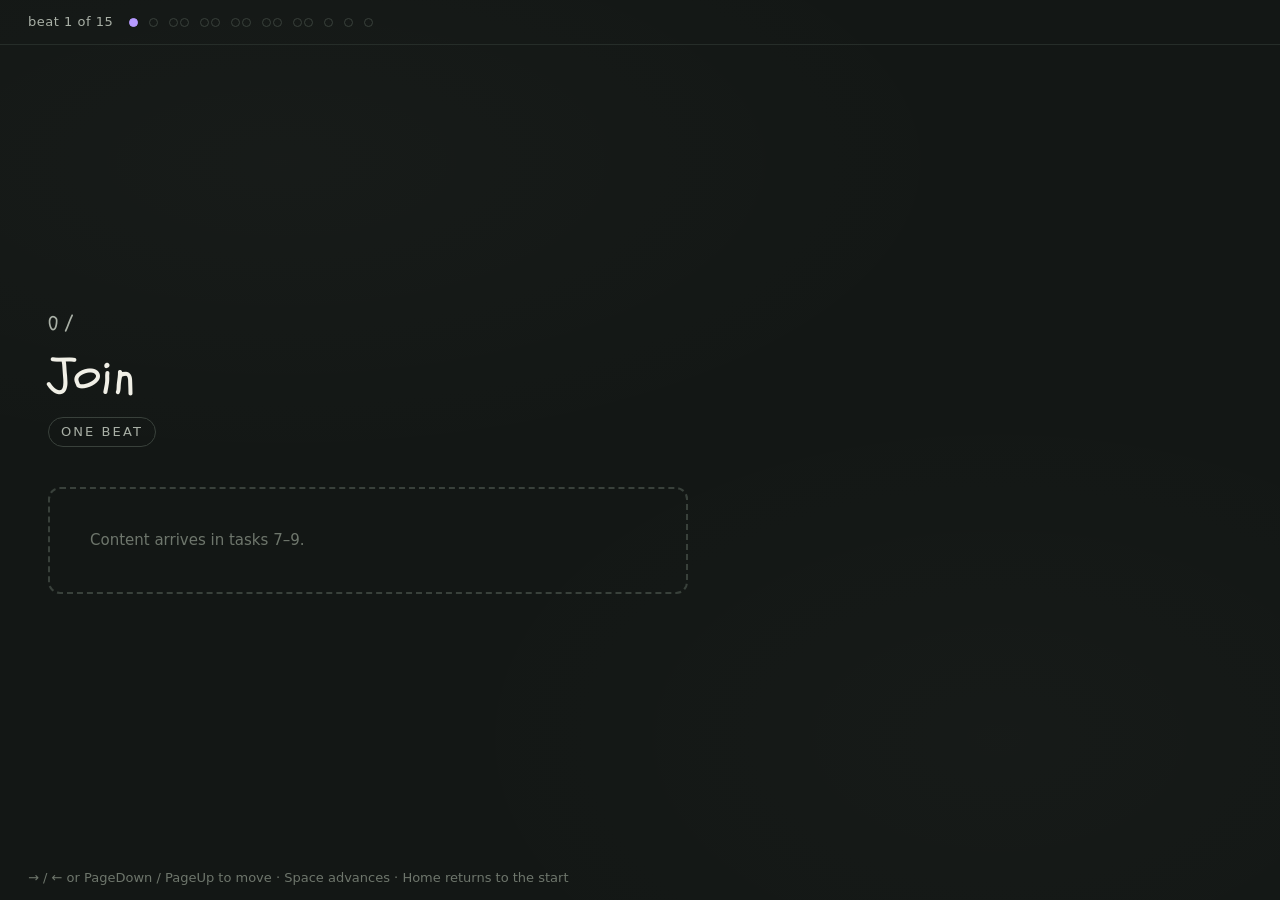
<file: present.html>
<!doctype html>
<html lang="en">
<head>
<meta charset="utf-8">
<meta name="viewport" content="width=device-width, initial-scale=1">
<title>The Photoelectric Effect — presentation</title>
<link rel="stylesheet" href="theme.css">
<style>
/* Layout for the projected page. Everything visual comes from theme.css. */

html, body { height: 100%; }
body { display: flex; flex-direction: column; padding: 0; }

/* The presenter's strip: where we are, and how much is left. Small and dim —
   it is for the presenter, not for the room. */
.beatbar {
  display: flex; align-items: center; gap: 16px;
  padding: 12px 28px;
  border-bottom: 1px solid var(--rule-soft);
  font-size: 13px; color: var(--chalk-dim);
  flex: none;
}
.counter { font-variant-numeric: tabular-nums; letter-spacing: .04em; }

/* One dot per beat, grouped by part, so the presenter can see at a glance
   that a part has a second beat coming. */
.dots { display: flex; gap: 4px; align-items: center; }
.dots .grp { display: flex; gap: 2px; margin-right: 7px; }
.dots i {
  width: 9px; height: 9px; border-radius: 50%;
  border: 1px solid var(--rule); display: block;
}
.dots i.done    { background: var(--rule); }
.dots i.current { background: var(--accent); border-color: var(--accent); }

.stage {
  flex: 1 1 auto;
  display: flex; flex-direction: column; justify-content: center;
  padding: 40px 48px;
  max-width: 1400px; width: 100%; margin: 0 auto;
}

.partno {
  font-family: var(--hand);
  font-size: 22px; color: var(--chalk-dim); margin-bottom: 4px;
}
.stage h1 { margin-bottom: 10px; }

.beatname {
  display: inline-block; align-self: flex-start;
  font-size: 13px; letter-spacing: .16em; text-transform: uppercase;
  color: var(--accent);
  border: 1px solid var(--accent-dim); border-radius: 999px;
  padding: 4px 12px;
}
.beatname.single { color: var(--chalk-dim); border-color: var(--rule); }

.placeholder {
  margin-top: 40px; padding: 40px;
  border: 2px dashed var(--rule); border-radius: 12px;
  color: var(--chalk-faint); font-size: 15px;
  max-width: 640px;
}

.hint { padding: 12px 28px; font-size: 13px; color: var(--chalk-faint); flex: none; }

/* Shown only if physics.js failed to load. Silence would be worse. */
#fatal {
  display: none; margin: 24px 48px; padding: 16px 20px;
  border: 2px solid var(--no-emit); border-radius: 10px; color: var(--no-emit);
}
</style>
</head>
<body>

<div class="beatbar">
  <span class="counter" id="counter"></span>
  <div class="dots" id="dots"></div>
</div>

<div id="fatal"><strong>physics.js did not load.</strong> Every number on this page comes from it.
Check that <code>physics.js</code> sits beside <code>present.html</code>.</div>

<main class="stage">
  <div class="partno" id="partno"></div>
  <h1 id="title"></h1>
  <span class="beatname" id="beatname"></span>
  <div class="placeholder" id="placeholder"></div>
</main>

<div class="hint">→ / ← or PageDown / PageUp to move · Space advances · Home returns to the start</div>

<script src="physics.js"></script>
<script>
/* The ten parts. `question: true` means the part carries at least one quiz
   question, and therefore splits into two beats — SPEC.md §2:
     setup  — the situation is shown, the answering readouts are masked, the
              animation is held, and the question is open on the phones;
     reveal — the answer runs.
   Without that split the projector shows the answer while the question is
   being asked, which is what made six of nine questions meaningless in v1. */
const PARTS = [
  { title: 'Join',              question: false },
  { title: 'Intro',             question: false },
  { title: 'The puzzle',        question: true  },
  { title: 'Light in packets',  question: true  },
  { title: 'The work function', question: true  },
  { title: 'The threshold',     question: true  },
  { title: 'Leftover energy',   question: true  },
  { title: 'The straight line', question: false },
  { title: 'Why it matters',    question: false },
  { title: 'Scores, then play', question: false }
];

/* Flatten parts into the beat sequence the arrow keys actually walk.
   Ten parts, five of which split, gives fifteen beats. */
const BEATS = [];
PARTS.forEach((p, i) => {
  if (p.question) { BEATS.push({ part: i, beat: 'setup' }); BEATS.push({ part: i, beat: 'reveal' }); }
  else            { BEATS.push({ part: i, beat: 'single' }); }
});

let at = 0;

const $ = id => document.getElementById(id);

function buildDots() {
  $('dots').innerHTML = PARTS.map((p, i) => {
    const n = p.question ? 2 : 1;
    return '<span class="grp">' + '<i></i>'.repeat(n) + '</span>';
  }).join('');
}

function render() {
  const b = BEATS[at], p = PARTS[b.part];

  $('partno').textContent = b.part + ' /';
  $('title').textContent = p.title;

  const name = $('beatname');
  name.textContent = b.beat === 'single' ? 'one beat' : b.beat;
  name.classList.toggle('single', b.beat === 'single');

  $('counter').textContent = 'beat ' + (at + 1) + ' of ' + BEATS.length;

  $('placeholder').textContent = b.beat === 'setup'
    ? 'Setup beat. The question is open on the phones and the answering readouts are masked. Content arrives in tasks 7–9.'
    : b.beat === 'reveal'
      ? 'Reveal beat. The animation runs and the readouts appear. Content arrives in tasks 7–9.'
      : 'Content arrives in tasks 7–9.';

  const dots = $('dots').querySelectorAll('i');
  dots.forEach((d, i) => {
    d.classList.toggle('done', i < at);
    d.classList.toggle('current', i === at);
  });
}

function go(delta) {
  const next = at + delta;
  if (next < 0 || next >= BEATS.length) return;   // ends are walls, not wraps
  at = next;
  render();
}

addEventListener('keydown', e => {
  switch (e.key) {
    /* Arrows, and PageUp/PageDown because most presentation clickers send
       those rather than arrows. Space too: it is what people press. */
    case 'ArrowRight': case 'PageDown': case ' ': go(1);  break;
    case 'ArrowLeft':  case 'PageUp':            go(-1); break;
    case 'Home':       at = 0; render();                 break;
    case 'End':        at = BEATS.length - 1; render();  break;
    default: return;
  }
  e.preventDefault();
});

if (typeof physics !== 'function' || typeof HC === 'undefined') $('fatal').style.display = 'block';

buildDots();
render();
</script>
</body>
</html>
</file>
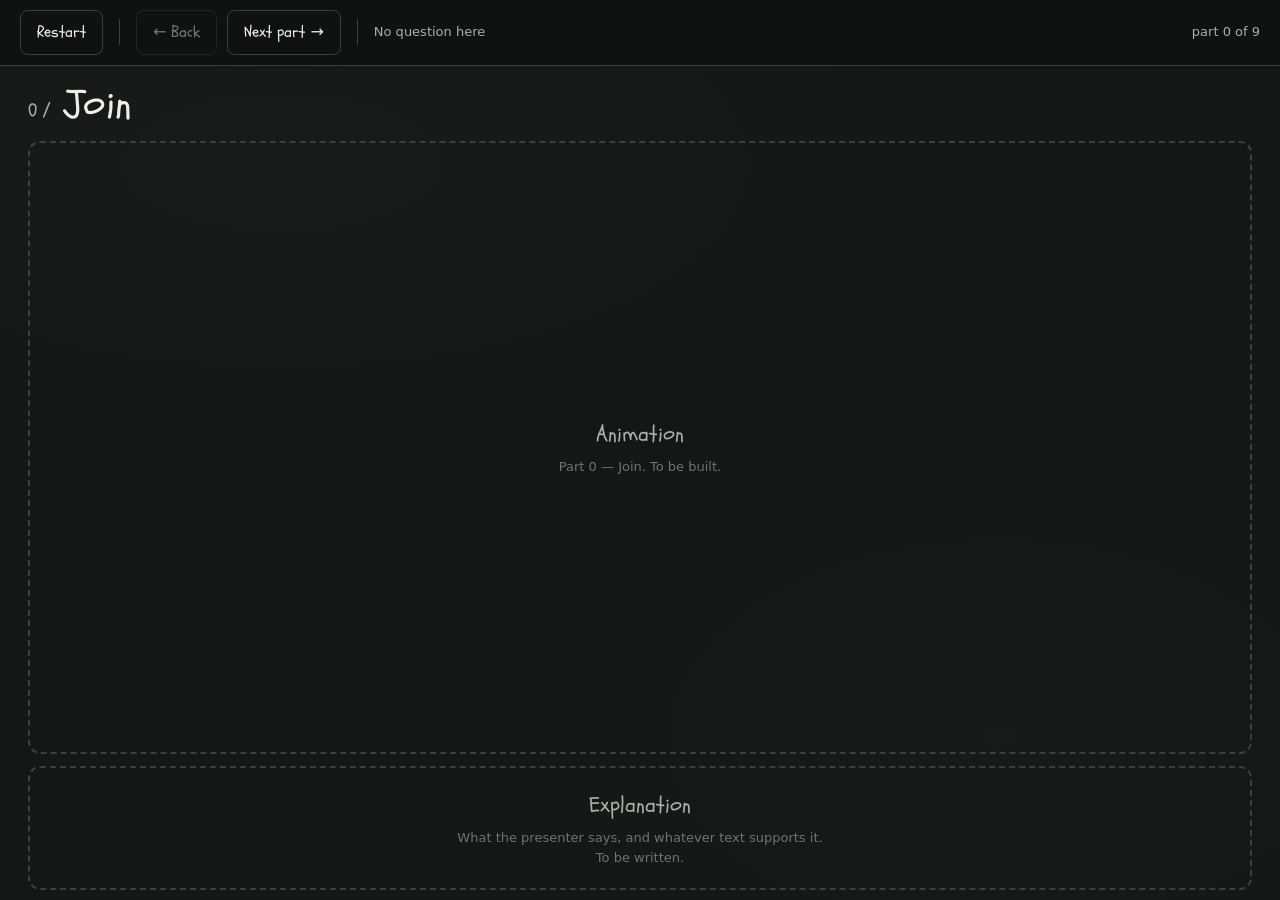
<file: app/present.html>
<!doctype html>
<html lang="en">
<head>
<meta charset="utf-8">
<meta name="viewport" content="width=device-width, initial-scale=1">
<title>The Photoelectric Effect — presentation</title>
<link rel="stylesheet" href="theme.css">
<style>
html, body { height: 100%; }
body { display: flex; flex-direction: column; padding: 0; overflow: hidden; }

/* ---- The presenter's top bar. Everything is driven from here, by button. */
.topbar {
  display: flex; align-items: center; gap: 10px; flex-wrap: wrap;
  padding: 10px 20px;
  border-bottom: 1px solid var(--rule);
  background: var(--board-sunk);
  flex: none;
}
.topbar button { font-size: 16px; padding: 9px 16px; }
.topbar .sep { width: 1px; height: 26px; background: var(--rule); margin: 0 6px; }
.topbar .where { font-size: 13px; color: var(--chalk-dim); margin-left: auto; white-space: nowrap; }

/* Restart is armed by the first press and only fires on the second. */
#restart.arming { border-color: var(--no-emit); color: var(--no-emit); }

/* A question button: plain before it is asked, lit while its question is
   open, dimmed once it has been revealed. */
.qbtn.open { border-color: var(--accent); color: var(--accent); background: var(--board-panel); }
.qbtn.done { opacity: .5; }
.qlabel { font-size: 13px; color: var(--chalk-dim); margin-right: 2px; }

/* ---- Stage ------------------------------------------------------------- */
.stage { flex: 1 1 auto; display: flex; flex-direction: column;
         padding: 14px 28px 10px; max-width: 1500px; width: 100%; margin: 0 auto;
         min-height: 0; gap: 12px; }

.head { display: flex; align-items: baseline; gap: 14px; flex: none; }
.partno { font-family: var(--hand); font-size: 20px; color: var(--chalk-dim); }
.head h1 { margin: 0; font-size: clamp(24px, 3.2vw, 42px); }

/* ---- Placeholders -------------------------------------------------------
   Every slot the real content will drop into is drawn as an empty, labelled
   box, so the shape of a part is visible before any of it is written. */
.slot {
  border: 2px dashed var(--rule); border-radius: 12px;
  display: flex; flex-direction: column; align-items: center; justify-content: center;
  gap: 6px; text-align: center; padding: 20px;
}
.slot .what { font-family: var(--hand); font-size: 22px; color: var(--chalk-dim); }
.slot .note { font-size: 13px; color: var(--chalk-faint); max-width: 46ch; }

#animation  { flex: 1 1 auto; min-height: 0; }
#explanation { flex: none; min-height: 110px; }

/* ---- The open question --------------------------------------------------
   A question TAKES OVER the stage rather than sitting under the animation.
   Nothing else from the part is on screen while it is up, so neither the
   animation nor the explanation can give the answer away - which is the
   failure the review caught, where six of nine questions were answered by
   the projector while being asked.

   The top bar stays above it, so the presenter can still reveal or move on. */
#question { display: none; flex: 1 1 auto; border-style: solid; border-color: var(--accent-dim); }
body.asking #question { display: flex; }
body.asking .parts > .slot:not(#question) { display: none; }
#question .qtag { font-size: 12px; letter-spacing: .16em; text-transform: uppercase; color: var(--accent); }
#question .what { color: var(--chalk); font-size: clamp(26px, 3vw, 40px); }
#question .note { font-size: 15px; }

/* The choices. On reveal the correct one(s) turn green; the rest stay as they
   are rather than turning red, so the screen says "here is the answer" rather
   than "here is what you got wrong". */
.choices { display: flex; flex-direction: column; gap: 10px; margin-top: 18px;
           width: min(680px, 100%); }
.choice {
  border: 1.5px solid var(--rule); border-radius: 10px;
  padding: 14px 18px; text-align: left;
  font-family: var(--hand); font-size: clamp(18px, 2vw, 24px);
  color: var(--chalk-dim); background: var(--board-sunk);
  transition: border-color .18s, color .18s, background .18s;
}
.choice.correct {
  border-color: var(--emit); color: var(--emit);
  background: color-mix(in srgb, var(--emit) 10%, var(--board-sunk));
}
@supports not (background: color-mix(in srgb, red 10%, blue)) {
  .choice.correct { background: var(--board-panel); }
}

/* ---- Part 9: hand over to the toy --------------------------------------- */
#endcard { display: none; flex-direction: column; align-items: center; justify-content: center;
           gap: 18px; flex: 1 1 auto; text-align: center; }
#endcard a.btn { font-size: 22px; padding: 16px 30px; text-decoration: none; }
body.toy .parts { display: none; }
body.toy #endcard { display: flex; }

.parts { display: flex; flex-direction: column; gap: 12px; flex: 1 1 auto; min-height: 0; }
</style>
</head>
<body>

<div class="topbar">
  <button type="button" id="restart">Restart</button>
  <div class="sep"></div>
  <button type="button" id="prev">&larr; Back</button>
  <button type="button" id="next">Next part &rarr;</button>
  <div class="sep"></div>
  <span class="qlabel" id="qlabel">No question here</span>
  <span id="qbuttons"></span>
  <span class="where" id="where"></span>
</div>

<main class="stage">
  <div class="head">
    <span class="partno" id="partno"></span>
    <h1 id="title"></h1>
  </div>

  <div class="parts">
    <div class="slot" id="animation">
      <div class="what">Animation</div>
      <div class="note" id="animationNote"></div>
    </div>

    <div class="slot" id="question">
      <div class="qtag" id="qtag"></div>
      <div class="what" id="qwhat"></div>
      <div class="note">Question text to come. The audience answers on their phones.</div>
      <div class="choices" id="choices"></div>
    </div>

    <div class="slot" id="explanation">
      <div class="what">Explanation</div>
      <div class="note" id="explanationNote"></div>
    </div>
  </div>

  <div id="endcard">
    <h2>Scores</h2>
    <p class="small">Hold up your phone and compare.</p>
    <a class="btn" href="index.html">Open the simulation and play &rarr;</a>
  </div>
</main>

<script>
const $ = id => document.getElementById(id);

/* ---- The structure -----------------------------------------------------
   Ten parts. `questions` is how many the part carries; the text, the
   animations and the explanations are all still to be written, so every slot
   on screen is an empty labelled box for now. Question numbering runs
   Q1..Q6 across the whole talk, not per part. */
const PARTS = [
  { title: 'Join',              questions: 0 },
  { title: 'Intro',             questions: 0 },
  { title: 'The puzzle',        questions: 1 },
  { title: 'Light in packets',  questions: 1 },
  { title: 'The work function', questions: 1 },
  { title: 'The threshold',     questions: 1 },
  { title: 'Leftover energy',   questions: 2 },
  { title: 'The straight line', questions: 0 },
  { title: 'Why it matters',    questions: 0 },
  { title: 'Scores, then play', questions: 0 }
];

/* Give every question its number once, so the buttons and the slots agree,
   and hang a placeholder set of choices off each.

   `correct` is an ARRAY of indices, not a single one: a question is allowed
   more than one right answer. All of this is placeholder - the real choices
   arrive with the real question text. */
let n = 0;
PARTS.forEach(p => {
  p.qs = Array.from({ length: p.questions }, () => ({
    id: 'Q' + (++n),
    choices: ['First choice', 'Second choice', 'Third choice'],
    correct: [1]
  }));
});
const TOTAL_QUESTIONS = n;

let part = 0;        /* which part is on screen */
let openQ = null;    /* index into PARTS[part].qs, or null */
let revealed = false;
const asked = new Set();

/* ---- The top bar -------------------------------------------------------- */

function renderQuestionButtons() {
  const qs = PARTS[part].qs;
  $('qlabel').textContent = qs.length === 0 ? 'No question here'
                          : qs.length === 1 ? 'Question:' : 'Questions:';
  $('qbuttons').innerHTML = qs
    .map((q, i) => '<button type="button" class="qbtn" data-i="' + i + '">' + q.id + '</button>')
    .join(' ');
  $('qbuttons').querySelectorAll('button').forEach(b =>
    b.onclick = () => toggleQuestion(+b.dataset.i));
  paintQuestionButtons();
}

function paintQuestionButtons() {
  $('qbuttons').querySelectorAll('button').forEach(b => {
    const i = +b.dataset.i, q = PARTS[part].qs[i];
    b.classList.toggle('open', openQ === i);
    b.classList.toggle('done', openQ !== i && asked.has(q.id));
    b.textContent = openQ !== i ? q.id
                  : revealed ? q.id + ' — close'
                             : q.id + ' — reveal';
  });
}

/* Three presses, one button:
     1. ask    - the question takes over the stage, choices unmarked
     2. reveal - the correct choice(s) turn green, the question stays up
     3. close  - back to the part */
function toggleQuestion(i) {
  const q = PARTS[part].qs[i];
  if (openQ !== i)      { openQ = i; revealed = false; showQuestion(q); }
  else if (!revealed)   { revealed = true; markCorrect(q); }
  else                  { openQ = null; revealed = false; asked.add(q.id); }
  document.body.classList.toggle('asking', openQ !== null);
  paintQuestionButtons();
}

function showQuestion(q) {
  $('qtag').textContent = q.id;
  $('qwhat').textContent = 'Question ' + q.id;
  $('choices').innerHTML = q.choices
    .map(c => '<div class="choice">' + c + '</div>').join('');
}

function markCorrect(q) {
  const els = $('choices').querySelectorAll('.choice');
  q.correct.forEach(i => { if (els[i]) els[i].classList.add('correct'); });
}

/* ---- The stage ---------------------------------------------------------- */

function render() {
  const p = PARTS[part];
  $('partno').textContent = part + ' /';
  $('title').textContent  = p.title;
  $('where').textContent  = 'part ' + part + ' of ' + (PARTS.length - 1);

  $('animationNote').textContent   = 'Part ' + part + ' — ' + p.title + '. To be built.';
  $('explanationNote').textContent = 'What the presenter says, and whatever text supports it. To be written.';

  document.body.classList.toggle('toy', part === PARTS.length - 1);
  $('prev').disabled = part === 0;
  $('next').disabled = part === PARTS.length - 1;

  openQ = null;
  revealed = false;
  document.body.classList.remove('asking');
  renderQuestionButtons();
}

function goPart(delta) {
  const next = part + delta;
  if (next < 0 || next >= PARTS.length) return;
  part = next;
  render();
}

$('next').onclick = () => goPart(1);
$('prev').onclick = () => goPart(-1);

/* ---- Restart ------------------------------------------------------------
   Two deliberate clicks in a row on the button itself. Clicking anywhere else
   cancels, and it disarms itself after four seconds. */
let arming = null;
function disarm() {
  arming = null;
  $('restart').classList.remove('arming');
  $('restart').textContent = 'Restart';
}
$('restart').onclick = () => {
  if (arming) {
    clearTimeout(arming);
    disarm();
    part = 0; asked.clear(); render();
    return;
  }
  $('restart').classList.add('arming');
  $('restart').textContent = 'Are you sure?';
  arming = setTimeout(disarm, 4000);
};
/* Capture phase, so it still fires if something downstream stops the event. */
document.addEventListener('click', e => {
  if (arming && !$('restart').contains(e.target)) { clearTimeout(arming); disarm(); }
}, true);

render();
</script>
</body>
</html>
</file>
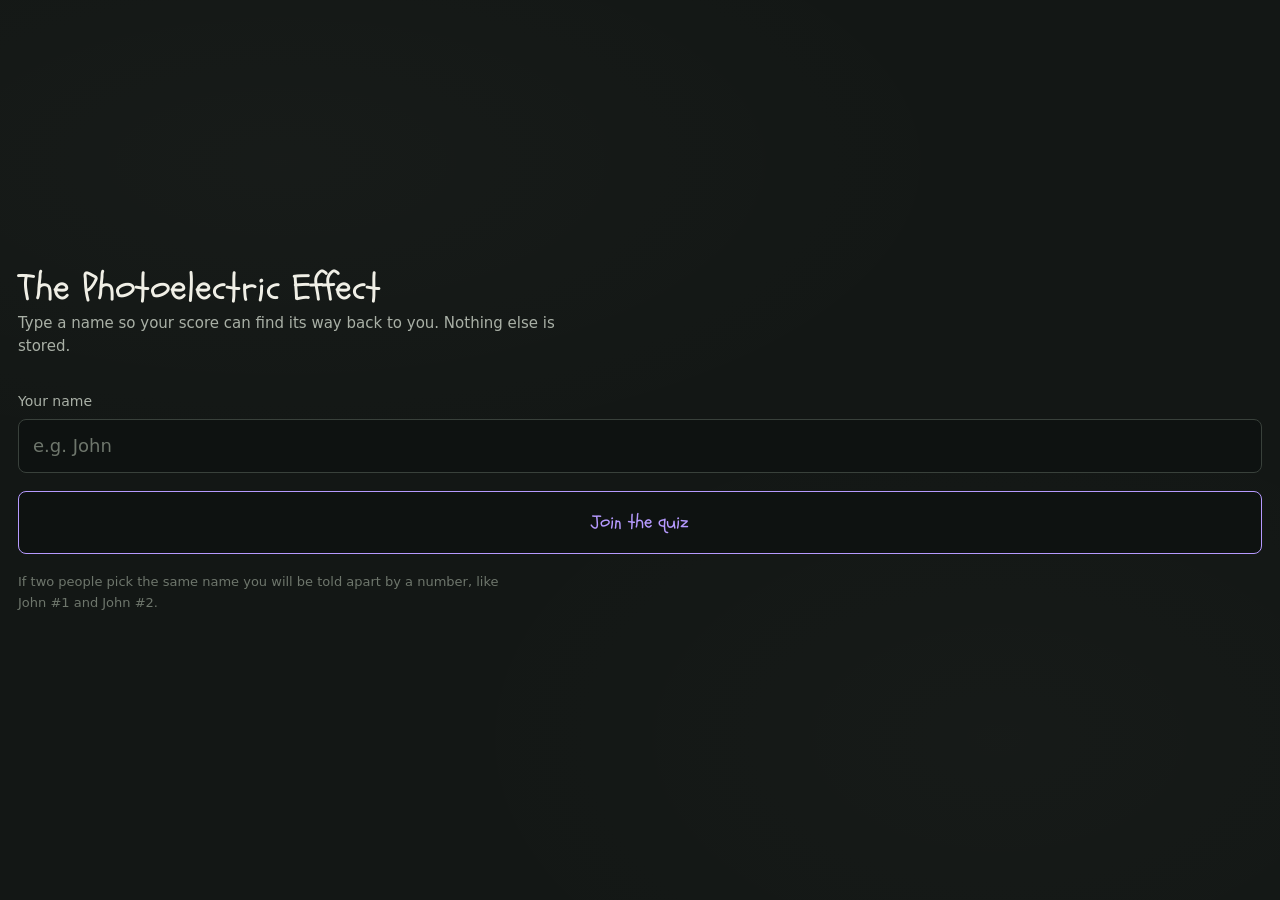
<file: app/quiz.html>
<!doctype html>
<html lang="en">
<head>
<meta charset="utf-8">
<meta name="viewport" content="width=device-width, initial-scale=1, viewport-fit=cover">
<title>The Photoelectric Effect — quiz</title>
<link rel="stylesheet" href="theme.css">
<style>
/* Phone-first. This page is opened by scanning a QR code on the projector,
   over classroom wifi, so it stays small: no images, no libraries. */

body { padding: 0; min-height: 100dvh; display: flex; flex-direction: column; }

.bar {
  display: flex; align-items: center; justify-content: space-between; gap: 12px;
  padding: 12px 18px; border-bottom: 1px solid var(--rule-soft);
  background: var(--board-sunk); flex: none;
}
.bar .who   { font-family: var(--hand); font-size: 18px; }
.bar .score { font-size: 13px; color: var(--chalk-dim); white-space: nowrap; }
body.anon .bar { display: none; }

.screen { flex: 1 1 auto; display: none; flex-direction: column; justify-content: center;
          gap: 18px; padding: 24px 18px 32px; }
body.at-join    #join,
body.at-wait    #wait,
body.at-ask     #ask,
body.at-sent    #sent,
body.at-done    #done { display: flex; }

.big  { font-family: var(--hand); font-size: clamp(26px, 8vw, 38px); line-height: 1.2; }
.note { color: var(--chalk-dim); font-size: 15px; }
.placeholder { color: var(--chalk-faint); font-size: 13px; }

/* ---- Choices: big tap targets, one per line ---------------------------- */
.choices { display: flex; flex-direction: column; gap: 12px; }
.choice {
  display: block; width: 100%; text-align: left;
  font-family: var(--hand); font-size: 20px; padding: 18px 18px;
  border: 1.5px solid var(--rule); border-radius: 12px;
  background: var(--board-sunk); color: var(--chalk);
}
.choice:active { background: var(--board-panel); }
.choice[disabled] { opacity: .5; }
.choice.picked { border-color: var(--accent); color: var(--accent); }

/* ---- Waiting ------------------------------------------------------------ */
.waiting { display: flex; align-items: center; gap: 12px; color: var(--chalk-dim); }
.dot { width: 10px; height: 10px; border-radius: 50%; background: var(--accent);
       animation: pulse 1.4s ease-in-out infinite; }
@keyframes pulse { 0%,100% { opacity: .25 } 50% { opacity: 1 } }

#join input { font-size: 18px; }
#join button { font-size: 19px; padding: 16px; width: 100%; }

.tally { font-family: var(--hand); font-size: clamp(44px, 16vw, 72px); color: var(--emit); }
</style>
</head>
<body class="anon at-join">

<div class="bar">
  <span class="who" id="who"></span>
  <span class="score" id="scoreLine"></span>
</div>

<!-- 1. Join ------------------------------------------------------------- -->
<section class="screen" id="join">
  <div>
    <div class="big">The Photoelectric Effect</div>
    <p class="note">Type a name so your score can find its way back to you. Nothing else is stored.</p>
  </div>
  <div>
    <label for="name">Your name</label>
    <input id="name" type="text" maxlength="24" autocomplete="off"
           autocapitalize="words" placeholder="e.g. John">
  </div>
  <button type="button" class="primary" id="joinBtn">Join the quiz</button>
  <p class="placeholder">If two people pick the same name you will be told apart by a number,
  like John&nbsp;#1 and John&nbsp;#2.</p>
</section>

<!-- 2. Waiting for the presenter ---------------------------------------- -->
<section class="screen" id="wait">
  <div class="waiting"><span class="dot"></span><span id="waitText">Waiting for the next question…</span></div>
  <p class="note">Keep this page open and watch the screen at the front.</p>
  <p class="placeholder">Placeholder: for now this page moves itself along. Once the backend is
  live, the presenter opens each question and this waits for them.</p>
  <button type="button" id="waitNext">Next question (stand-in for the presenter)</button>
</section>

<!-- 3. A question -------------------------------------------------------- -->
<section class="screen" id="ask">
  <div>
    <div class="note" id="qtag"></div>
    <div class="big" id="qtext"></div>
    <p class="placeholder">Question text to come.</p>
  </div>
  <div class="choices" id="choices"></div>
</section>

<!-- 4. Answer sent ------------------------------------------------------- -->
<section class="screen" id="sent">
  <div class="big" id="sentMsg">Answer sent</div>
  <p class="note" id="sentSub"></p>
  <div class="waiting"><span class="dot"></span><span>Waiting for the next question…</span></div>
  <button type="button" id="sentNext">Next question (stand-in for the presenter)</button>
</section>

<!-- 5. Finished ---------------------------------------------------------- -->
<section class="screen" id="done">
  <div class="big">That's the lot</div>
  <div class="tally" id="tally"></div>
  <p class="note">Hold up your phone so everyone can see.</p>
  <p class="placeholder">Placeholder: the shared leaderboard on the front screen needs the
  backend. Until then, each phone knows only its own score.</p>
</section>

<script>
const $ = id => document.getElementById(id);

/* ---- Structure only ----------------------------------------------------
   Six questions, matching the allocation on present.html. The text and the
   choices are placeholder - they arrive with the real content. `correct` is
   an array because a question may have more than one right answer.

   questions.js is deliberately NOT loaded yet. It already holds real question
   text with answers computed from physics(), but this page is a skeleton, and
   loading a file it does not use would just be weight on a phone. Wiring the
   two together is the step that replaces these placeholders. */
const QUIZ = Array.from({ length: 6 }, (_, i) => ({
  id: 'Q' + (i + 1),
  choices: ['First choice', 'Second choice', 'Third choice'],
  correct: [1]
}));

/* ---- Who you are -------------------------------------------------------
   Phase 1: the phone numbers itself from its own storage, so two phones can
   both end up #1. That is a known limitation - only a server can hand out
   identities that are unique across the room. See SPEC.md §4. */
const store = {
  get(k, fallback) {
    try { const v = localStorage.getItem(k); return v === null ? fallback : JSON.parse(v); }
    catch { return fallback; }
  },
  set(k, v) {
    try { localStorage.setItem(k, JSON.stringify(v)); return true; }
    catch { return false; }
  }
};

let me = store.get('pe.me', null);      /* { name, n, display } */
let at = store.get('pe.at', 0);         /* index into QUIZ */
let score = store.get('pe.score', 0);
let persists = true;

function show(where) {
  document.body.className =
    (me ? '' : 'anon ') + 'at-' + where;
}

function paintBar() {
  if (!me) return;
  $('who').textContent = me.display;
  $('scoreLine').textContent = score + ' / ' + QUIZ.length
    + (persists ? '' : ' · score will not survive a reload');
}

/* ---- Join --------------------------------------------------------------- */

$('joinBtn').onclick = () => {
  const name = $('name').value.trim() || 'Anonymous';
  const n = store.get('pe.counter', 0) + 1;
  persists = store.set('pe.counter', n);
  me = { name, n, display: name + ' #' + n };
  store.set('pe.me', me);
  paintBar();
  show('wait');
};

$('name').addEventListener('keydown', e => { if (e.key === 'Enter') $('joinBtn').click(); });

/* ---- Questions ---------------------------------------------------------- */

function askNext() {
  if (at >= QUIZ.length) { finish(); return; }
  const q = QUIZ[at];
  $('qtag').textContent = q.id + ' · question ' + (at + 1) + ' of ' + QUIZ.length;
  $('qtext').textContent = 'Question ' + q.id;
  $('choices').innerHTML = q.choices
    .map((c, i) => '<button type="button" class="choice" data-i="' + i + '">' + c + '</button>')
    .join('');
  $('choices').querySelectorAll('.choice').forEach(b => b.onclick = () => answer(+b.dataset.i, b));
  show('ask');
}

function answer(i, btn) {
  const q = QUIZ[at];
  const right = q.correct.indexOf(i) !== -1;

  /* One answer per question: everything locks the moment one is tapped. */
  $('choices').querySelectorAll('.choice').forEach(b => b.disabled = true);
  btn.classList.add('picked');

  if (right) score++;
  at++;
  store.set('pe.at', at);
  persists = store.set('pe.score', score) && persists;

  $('sentMsg').textContent = right ? 'Correct' : 'Answer sent';
  $('sentSub').textContent = right
    ? 'That is a point. Watch the front screen for the answer.'
    : 'Watch the front screen for the answer.';
  paintBar();

  setTimeout(() => show(at >= QUIZ.length ? 'done' : 'sent'), 450);
  if (at >= QUIZ.length) finish();
}

function finish() {
  $('tally').textContent = score + ' / ' + QUIZ.length;
  show('done');
}

$('waitNext').onclick = askNext;
$('sentNext').onclick = askNext;

/* ---- Start -------------------------------------------------------------- */

persists = store.set('pe.probe', 1);    /* does storage work at all? */

if (me) {
  paintBar();
  /* finish() rather than show('done'): the tally has to be filled in, which a
     bare show() does not do. Returning to a finished quiz after a reload was
     landing on an empty score. */
  if (at >= QUIZ.length) finish(); else show('wait');
} else {
  show('join');
}
</script>
</body>
</html>
</file>
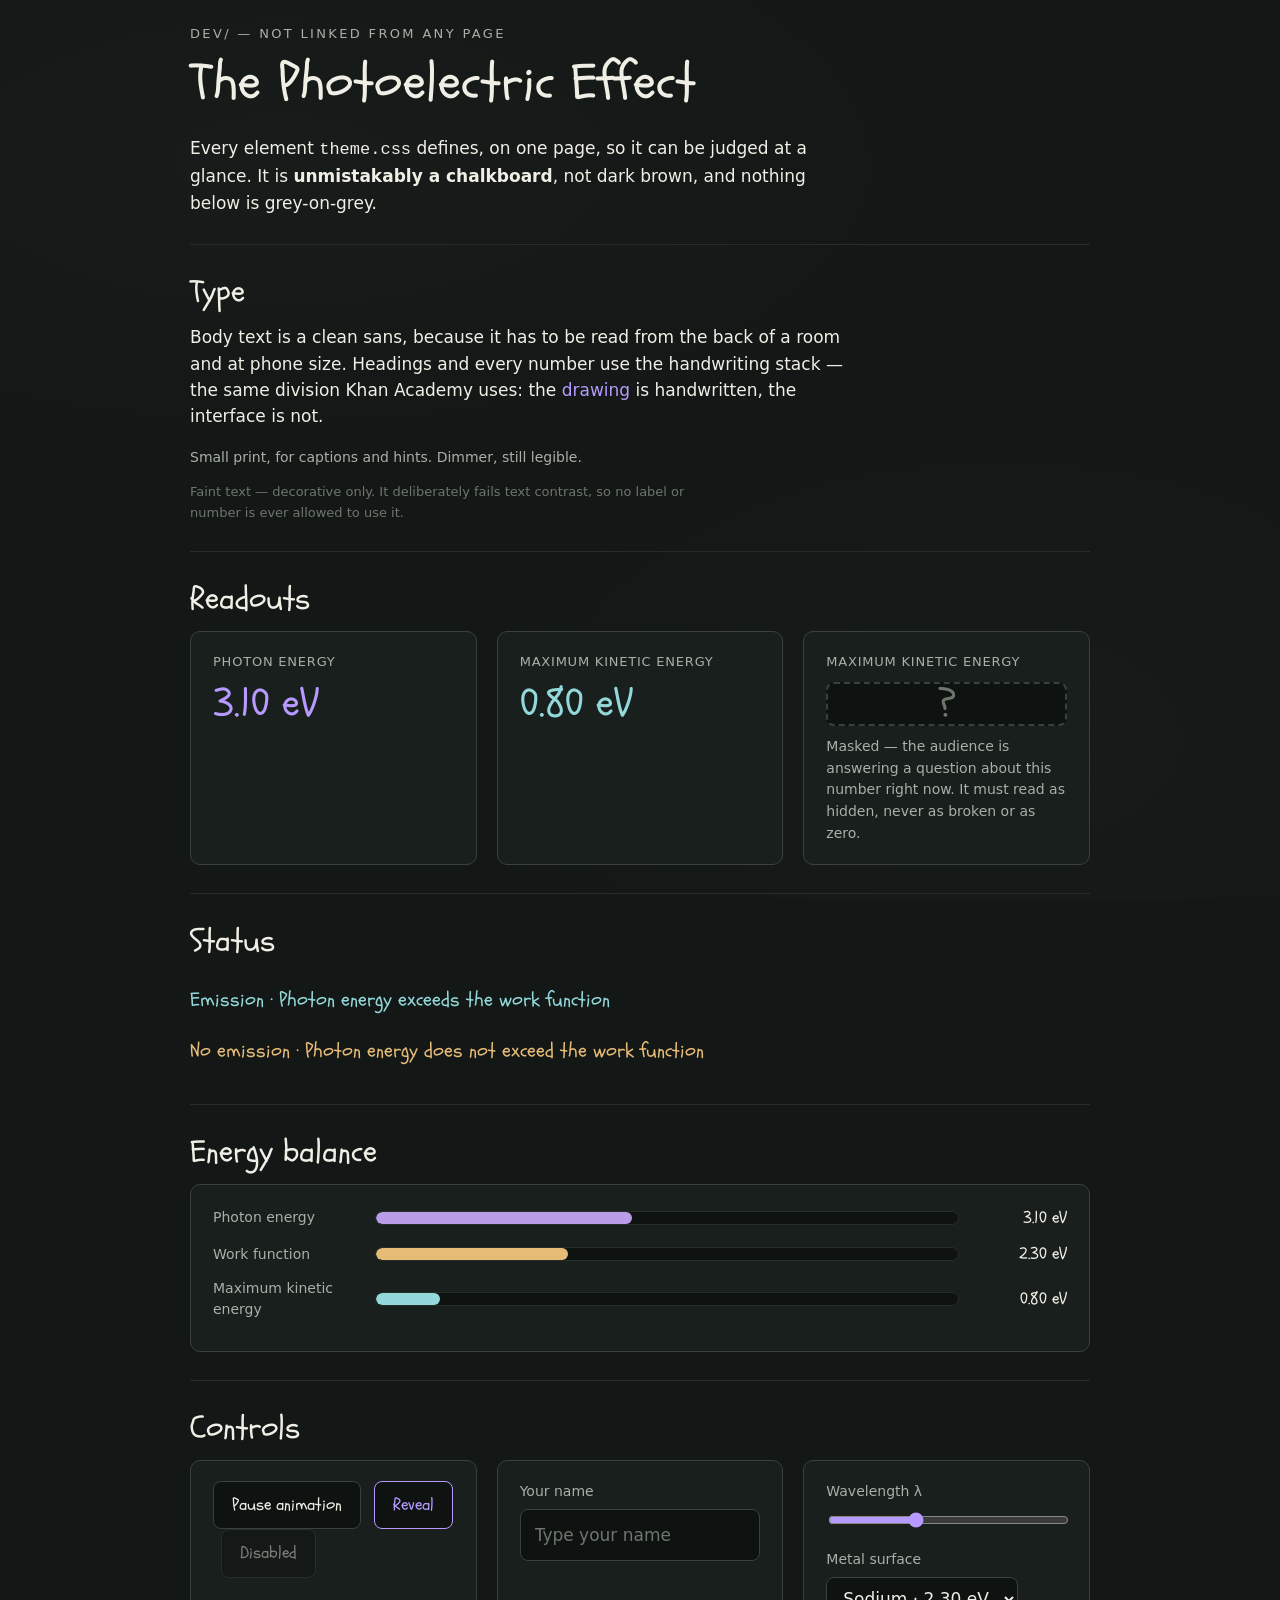
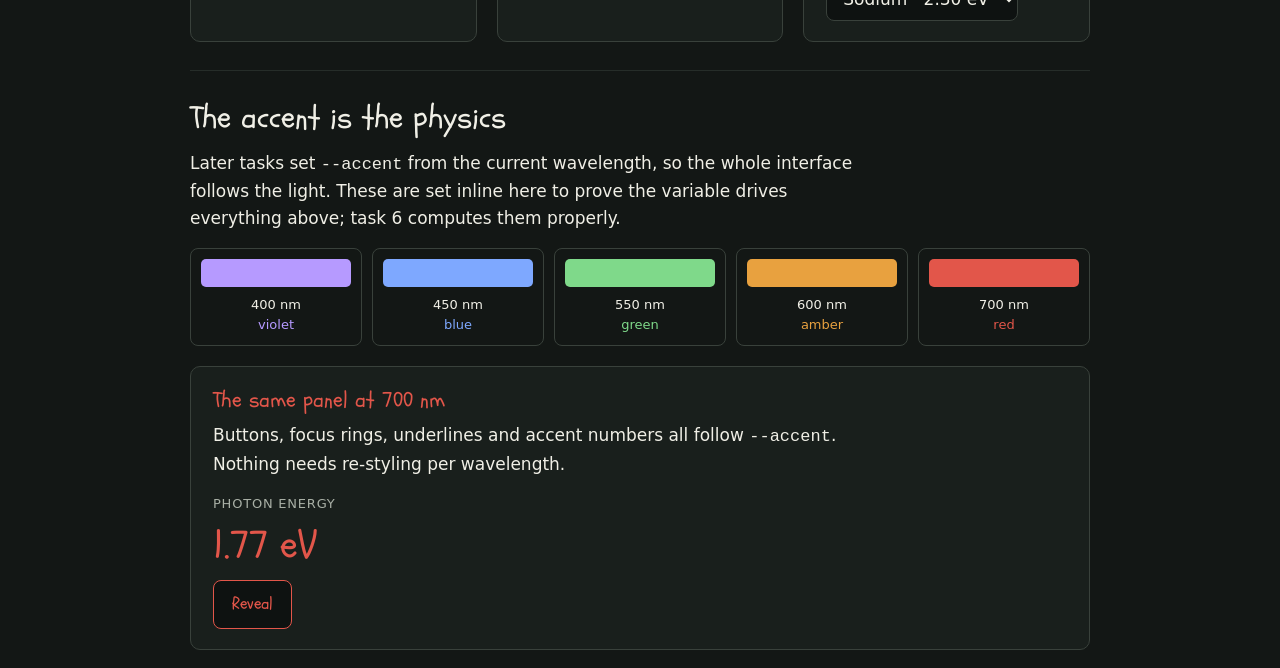
<file: dev/theme-preview.html>
<!doctype html>
<html lang="en">
<head>
<meta charset="utf-8">
<meta name="viewport" content="width=device-width, initial-scale=1">
<title>theme.css preview — dev only</title>
<link rel="stylesheet" href="../theme.css">
<style>
  /* Preview-page scaffolding only. Nothing here belongs in theme.css. */
  .grid { display: grid; gap: 20px; grid-template-columns: repeat(auto-fit, minmax(260px, 1fr)); }
  .swatches { display: flex; flex-wrap: wrap; gap: 10px; }
  .sw { flex: 1 1 100px; border: 1px solid var(--rule); border-radius: 8px; padding: 10px; text-align: center; font-size: 13px; }
  .sw b { display: block; height: 28px; border-radius: 5px; margin-bottom: 8px; }
  .note { color: var(--chalk-faint); font-size: 13px; }
</style>
</head>
<body>
<div class="wrap">

  <div class="eyebrow">dev/ — not linked from any page</div>
  <h1>The Photoelectric Effect</h1>
  <p>Every element <code>theme.css</code> defines, on one page, so it can be judged at a glance.
  It is <strong>unmistakably a chalkboard</strong>, not dark brown, and nothing below is
  grey-on-grey.</p>

  <hr>

  <h2>Type</h2>
  <p>Body text is a clean sans, because it has to be read from the back of a room and at
  phone size. Headings and every number use the handwriting stack — the same division Khan
  Academy uses: the <em>drawing</em> is handwritten, the interface is not.</p>
  <p class="small">Small print, for captions and hints. Dimmer, still legible.</p>
  <p class="note">Faint text — decorative only. It deliberately fails text contrast, so no
  label or number is ever allowed to use it.</p>

  <hr>

  <h2>Readouts</h2>
  <div class="grid">
    <div class="panel">
      <div class="readout">
        <label>Photon energy</label>
        <div class="value accent">3.10 eV</div>
      </div>
    </div>
    <div class="panel">
      <div class="readout">
        <label>Maximum kinetic energy</label>
        <div class="value emit">0.80 eV</div>
      </div>
    </div>
    <div class="panel">
      <div class="readout">
        <label>Maximum kinetic energy</label>
        <div class="value masked">0.80 eV</div>
      </div>
      <p class="small" style="margin:10px 0 0">Masked — the audience is answering a question
      about this number right now. It must read as hidden, never as broken or as zero.</p>
    </div>
  </div>

  <hr>

  <h2>Status</h2>
  <div class="status emit">Emission · Photon energy exceeds the work function</div>
  <div class="status none">No emission · Photon energy does not exceed the work function</div>

  <hr>

  <h2>Energy balance</h2>
  <div class="panel">
    <div class="bar"><span>Photon energy</span><div class="track"><div class="fill" style="width:44%;background:var(--chalk-violet)"></div></div><span>3.10 eV</span></div>
    <div class="bar"><span>Work function</span><div class="track"><div class="fill" style="width:33%;background:var(--chalk-amber)"></div></div><span>2.30 eV</span></div>
    <div class="bar"><span>Maximum kinetic energy</span><div class="track"><div class="fill" style="width:11%;background:var(--chalk-cyan)"></div></div><span>0.80 eV</span></div>
  </div>

  <hr>

  <h2>Controls</h2>
  <div class="grid">
    <div class="panel">
      <button>Pause animation</button>
      <button class="primary" style="margin-left:8px">Reveal</button>
      <button disabled style="margin-left:8px">Disabled</button>
    </div>
    <div class="panel">
      <label for="n">Your name</label>
      <input id="n" type="text" placeholder="Type your name">
    </div>
    <div class="panel">
      <label for="w">Wavelength λ</label>
      <input id="w" type="range" min="180" max="800" value="400">
      <label for="m" style="margin-top:14px">Metal surface</label>
      <select id="m"><option>Sodium · 2.30 eV</option><option>Zinc · 4.30 eV</option></select>
    </div>
  </div>

  <hr>

  <h2>The accent is the physics</h2>
  <p>Later tasks set <code>--accent</code> from the current wavelength, so the whole interface
  follows the light. These are set inline here to prove the variable drives everything above;
  task 6 computes them properly.</p>
  <div class="swatches">
    <div class="sw" style="--accent:#b69aff"><b style="background:var(--accent)"></b>400 nm<br><span style="color:var(--accent)">violet</span></div>
    <div class="sw" style="--accent:#7ea8ff"><b style="background:var(--accent)"></b>450 nm<br><span style="color:var(--accent)">blue</span></div>
    <div class="sw" style="--accent:#7fd98a"><b style="background:var(--accent)"></b>550 nm<br><span style="color:var(--accent)">green</span></div>
    <div class="sw" style="--accent:#e8a13f"><b style="background:var(--accent)"></b>600 nm<br><span style="color:var(--accent)">amber</span></div>
    <div class="sw" style="--accent:#e2564a"><b style="background:var(--accent)"></b>700 nm<br><span style="color:var(--accent)">red</span></div>
  </div>

  <div class="panel" style="margin-top:20px; --accent:#e2564a">
    <h3 style="color:var(--accent)">The same panel at 700 nm</h3>
    <p>Buttons, focus rings, underlines and accent numbers all follow <code>--accent</code>.
    Nothing needs re-styling per wavelength.</p>
    <div class="readout"><label>Photon energy</label><div class="value accent">1.77 eV</div></div>
    <button class="primary" style="margin-top:12px">Reveal</button>
  </div>

</div>
</body>
</html>
</file>
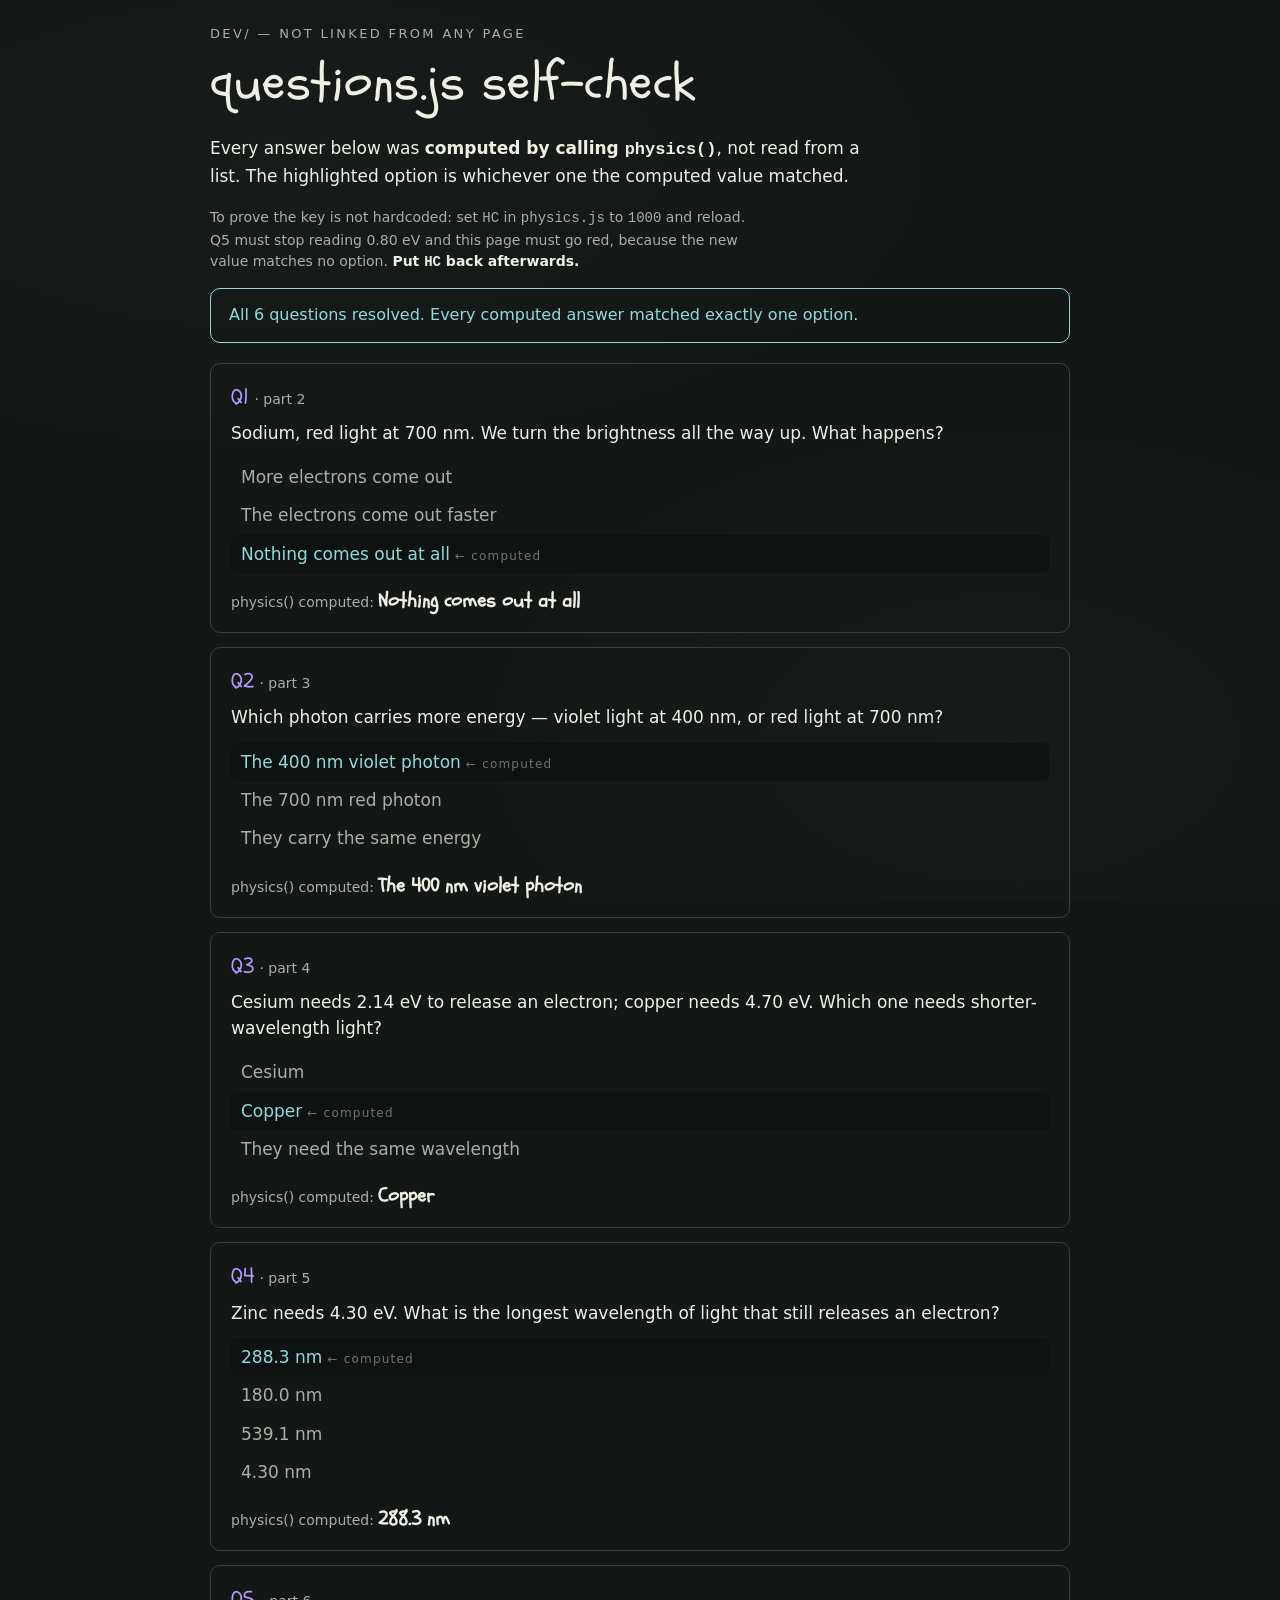
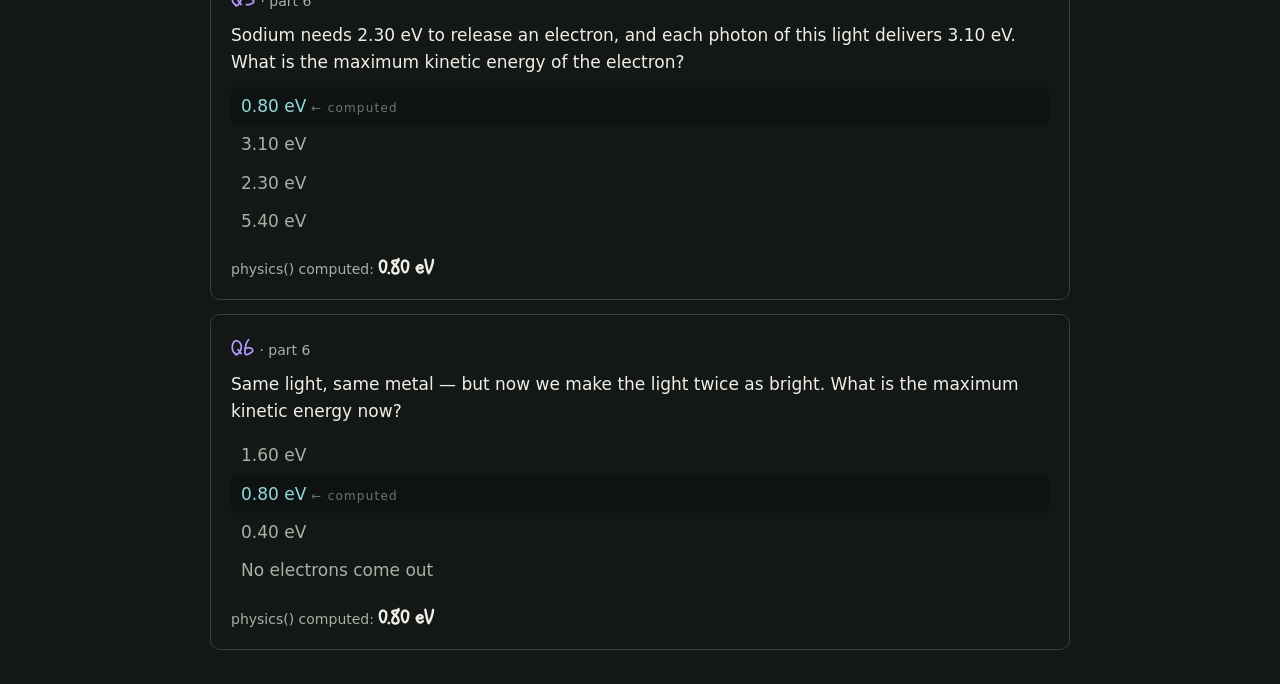
<file: app/dev/questions-check.html>
<!doctype html>
<html lang="en">
<head>
<meta charset="utf-8">
<meta name="viewport" content="width=device-width, initial-scale=1">
<title>questions.js self-check — dev only</title>
<link rel="stylesheet" href="../theme.css">
<style>
  .wrap { max-width: 860px; margin: 0 auto; }
  .q { border: 1px solid var(--rule); border-radius: 10px; padding: 16px 20px; margin-bottom: 14px; }
  .q.bad { border-color: var(--no-emit); }
  .qid { font-family: var(--hand); font-size: 22px; color: var(--accent); }
  .txt { margin: 6px 0 12px; }
  ul { list-style: none; padding: 0; margin: 0 0 12px; }
  li { padding: 6px 10px; border-radius: 6px; color: var(--chalk-dim); }
  li.right { background: var(--board-sunk); color: var(--emit); }
  li.right::after { content: ' ← computed'; font-size: 12px; letter-spacing: .1em; color: var(--chalk-faint); }
  .computed { font-size: 14px; color: var(--chalk-dim); }
  .computed b { font-family: var(--hand); font-size: 20px; color: var(--chalk); }
  .verdict { padding: 14px 18px; border-radius: 10px; margin-bottom: 20px; font-size: 16px; }
  .verdict.ok  { border: 1px solid var(--emit);   color: var(--emit); }
  .verdict.bad { border: 2px solid var(--no-emit); color: var(--no-emit); }
</style>
</head>
<body>
<div class="wrap">

  <div class="eyebrow">dev/ — not linked from any page</div>
  <h1>questions.js self-check</h1>
  <p>Every answer below was <strong>computed by calling <code>physics()</code></strong>, not read
  from a list. The highlighted option is whichever one the computed value matched.</p>

  <p class="small">To prove the key is not hardcoded: set <code>HC</code> in
  <code>physics.js</code> to <code>1000</code> and reload. Q5 must stop reading 0.80 eV and this
  page must go red, because the new value matches no option. <strong>Put <code>HC</code>
  back afterwards.</strong></p>

  <div id="verdict" class="verdict"></div>
  <div id="out"></div>

</div>

<script src="../physics.js"></script>
<script src="../questions.js"></script>
<script>
const rows = checkQuestions();
const bad = rows.filter(r => !r.ok);

const v = document.getElementById('verdict');
v.className = 'verdict ' + (bad.length ? 'bad' : 'ok');
v.textContent = bad.length
  ? bad.length + ' question(s) computed an answer that matches NO option: ' + bad.map(b => b.id).join(', ')
  : 'All ' + rows.length + ' questions resolved. Every computed answer matched exactly one option.';

document.getElementById('out').innerHTML = rows.map(r => {
  const q = QUESTIONS.find(q => q.id === r.id);
  const opts = q.options.map((o, i) =>
    '<li class="' + (i === r.index ? 'right' : '') + '">' + o + '</li>').join('');
  return '<div class="q ' + (r.ok ? '' : 'bad') + '">'
       + '<span class="qid">' + r.id + '</span> <span class="small">· part ' + r.part + '</span>'
       + '<div class="txt">' + q.text + '</div>'
       + '<ul>' + opts + '</ul>'
       + '<div class="computed">physics() computed: <b>' + r.computed + '</b>'
       + (r.ok ? '' : ' — which matches none of the options above') + '</div>'
       + '</div>';
}).join('');
</script>
</body>
</html>
</file>
<file: theme.css>
/* The Photoelectric Effect — chalkboard theme.
 *
 * Shared by present.html (projected) and quiz.html (phones). index.html keeps
 * its own dark-brown styling this round; see SPEC.md §6.
 *
 * Why a chalkboard and not paper: glowing photons and ejected electrons only
 * read against a dark ground. A light theme would have fought the animation for
 * the whole talk.
 *
 * No images, and no font loaded from anyone else's server. The one webfont,
 * Schoolbell, is self-hosted in fonts/ — so the pages render identically with
 * the network unplugged, which matters because the presentation must survive
 * classroom wifi failing and because quiz.html has a 50 KB budget.
 *
 * ONE RULE WORTH KNOWING: --accent is the physics. Later tasks set it from the
 * current wavelength, so the whole interface turns violet at 400 nm and red at
 * 700 nm. Everything accent-coloured below follows automatically.
 */

:root {
  /* Tells the browser to render its own widgets dark: the <select> chevron, the
     range-slider track, scrollbars and form focus rings. Without it those come
     out light-on-dark and the page looks half-finished. */
  color-scheme: dark;

  /* The board itself */
  --board:        #131715;
  --board-panel:  #191f1c;
  --board-sunk:   #0e1211;

  /* Chalk. --chalk-faint is decorative only: it does not meet text contrast
     against the board, so never put a number or a label in it. */
  --chalk:        #f0efe6;
  --chalk-dim:    #a9b0a6;
  --chalk-faint:  #6e766c;

  --rule:         #39413b;
  --rule-soft:    #262d29;

  /* Set from the wavelength by present.html (task 6). These defaults are
     400 nm violet, so a page that never sets them still looks deliberate. */
  --accent:       #b69aff;
  --accent-dim:   #6d5c9c;

  /* Coloured chalks. These match index.html's energy-bar palette on purpose —
     the same quantity keeps the same colour across all three pages. */
  --chalk-violet: #bb9ce8;   /* photon energy   */
  --chalk-amber:  #e5bb76;   /* work function   */
  --chalk-cyan:   #93d9db;   /* kinetic energy  */

  --emit:         #93d9db;
  --no-emit:      #e5bb76;

  --ink:    system-ui, -apple-system, "Segoe UI", Roboto, sans-serif;

  /* The handwriting face. Measured: Schoolbell has no λ, no φ and no subscript
     zero — and this presentation is full of them. So --ink is the LAST entry on
     purpose: a missing glyph lands on the body sans and reads as deliberate,
     instead of dropping to the browser's default serif, which next to
     handwriting looks like a rendering fault. Never let serif end this list. */
  --hand:   Schoolbell, "Segoe Print", "Chalkboard SE", "Comic Sans MS", var(--ink);
}

/* Schoolbell, self-hosted so it survives the wifi failing. Apache 2.0;
   see fonts/README.md and fonts/LICENSE.txt.
   font-display: swap — the page must be readable in the body sans immediately
   and upgrade when the font lands, never blank while a phone waits on it. */
@font-face {
  font-family: Schoolbell;
  src: url("fonts/schoolbell.woff2") format("woff2");
  font-weight: 400;
  font-style: normal;
  font-display: swap;
}

* { box-sizing: border-box; }

body {
  margin: 0;
  padding: 24px 16px;
  background-color: var(--board);
  /* Chalk dust and the ghost of a thousand erasings. Cheap: two gradients. */
  background-image:
    radial-gradient(ellipse 80% 50% at 22% 18%, rgba(240,239,230,.020), transparent 70%),
    radial-gradient(ellipse 70% 60% at 78% 82%, rgba(240,239,230,.016), transparent 65%);
  background-attachment: fixed;
  color: var(--chalk);
  font-family: var(--ink);
  font-size: 17px;
  line-height: 1.55;
  -webkit-text-size-adjust: 100%;
}

/* ---- Type ------------------------------------------------------------- */

/* Weight 400: Schoolbell ships one weight only. Asking for 600 makes the
   browser synthesise bold, which smears a handwriting face. */
h1, h2, h3 { font-family: var(--hand); font-weight: 400; line-height: 1.2; margin: 0 0 .4em; }
h1 { font-size: clamp(30px, 6vw, 52px); letter-spacing: .01em; }
h2 { font-size: clamp(22px, 4vw, 32px); }
h3 { font-size: clamp(18px, 3vw, 22px); color: var(--chalk-dim); }

p { margin: 0 0 1em; max-width: 62ch; }

.eyebrow {
  font-size: 13px; letter-spacing: .18em; text-transform: uppercase;
  color: var(--chalk-dim); margin-bottom: .6em;
}
.small { font-size: 14px; color: var(--chalk-dim); }
strong { color: var(--chalk); font-weight: 600; }
em { color: var(--accent); font-style: normal; }

/* Underline drawn like a chalk stroke: slightly uneven, never a crisp rule. */
.underline {
  border-bottom: 2px solid var(--accent);
  border-radius: 40%;
  padding-bottom: 2px;
}

/* ---- Surfaces --------------------------------------------------------- */

.panel {
  background: var(--board-panel);
  border: 1px solid var(--rule);
  border-radius: 10px;
  padding: 20px 22px;
}

hr { border: 0; border-top: 1px solid var(--rule-soft); margin: 28px 0; }

/* ---- Readouts: the numbers that carry the physics ---------------------- */

.readout { display: flex; flex-direction: column; gap: 4px; }
.readout label { font-size: 13px; letter-spacing: .06em; text-transform: uppercase; color: var(--chalk-dim); }

/* Greek in an uppercased label is a notation bug, not a style choice:
   text-transform turns λ into Λ and φ into Φ, which mean different things.
   Wrap any Greek inside a label in this. <label>Threshold <i class="sym">λ₀</i></label> */
.sym { text-transform: none; font-style: normal; }

.value {
  font-family: var(--hand);
  font-size: clamp(26px, 5vw, 40px);
  line-height: 1.1;
  color: var(--chalk);
  font-variant-numeric: tabular-nums;
}
.value.accent { color: var(--accent); }
.value.emit   { color: var(--emit); }
.value.none   { color: var(--no-emit); }

/* Masked: the ask/reveal mechanism (SPEC.md §2). A masked readout must read as
   DELIBERATELY HIDDEN, never as broken or as a value of zero — the audience is
   answering a question about this number right now. */
.masked .value,
.value.masked {
  color: transparent;
  position: relative;
}
.masked .value::after,
.value.masked::after {
  content: "?";
  position: absolute; inset: 0;
  display: flex; align-items: center; justify-content: center;
  color: var(--chalk-faint);
  border: 2px dashed var(--rule);
  border-radius: 8px;
  background: var(--board-sunk);
}

/* ---- Controls --------------------------------------------------------- */

button, .btn {
  font: inherit;
  font-family: var(--hand);
  font-size: 17px;
  color: var(--chalk);
  background: var(--board-sunk);
  border: 1.5px solid var(--rule);
  border-radius: 8px;
  padding: 10px 18px;
  cursor: pointer;
  transition: border-color .15s, color .15s, background .15s;
}
button:hover, .btn:hover { border-color: var(--accent); color: var(--accent); }
button:active, .btn:active { background: var(--board-panel); }
button[disabled] { opacity: .45; cursor: not-allowed; }

button.primary {
  border-color: var(--accent);
  color: var(--accent);
}
button.primary:hover { background: var(--board-panel); }

:focus-visible {
  outline: 2px solid var(--accent);
  outline-offset: 3px;
}

input[type="text"] {
  font: inherit; color: var(--chalk);
  background: var(--board-sunk);
  border: 1.5px solid var(--rule);
  border-radius: 8px;
  padding: 12px 14px;
  width: 100%;
}
input[type="text"]::placeholder { color: var(--chalk-faint); }

label { display: block; font-size: 14px; color: var(--chalk-dim); margin-bottom: 6px; }

input[type="range"] {
  width: 100%;
  accent-color: var(--accent);
}

select {
  font: inherit; color: var(--chalk);
  background: var(--board-sunk);
  border: 1.5px solid var(--rule);
  border-radius: 8px;
  padding: 10px 12px;
}

/* ---- Energy bars ------------------------------------------------------- */

.bar { display: grid; grid-template-columns: 150px 1fr 96px; gap: 12px; align-items: center; margin-bottom: 10px; }
.bar > span:first-child { font-size: 14px; color: var(--chalk-dim); }
.bar > span:last-child  { font-family: var(--hand); text-align: right; font-variant-numeric: tabular-nums; }
.bar .track { height: 14px; background: var(--board-sunk); border: 1px solid var(--rule-soft); border-radius: 7px; overflow: hidden; }
.bar .fill  { height: 100%; border-radius: 7px; }

/* ---- Status ------------------------------------------------------------ */

.status { font-family: var(--hand); font-size: 20px; padding: 10px 0; }
.status.emit { color: var(--emit); }
.status.none { color: var(--no-emit); }

/* ---- Phone-first layout ------------------------------------------------ */

.wrap { max-width: 900px; margin: 0 auto; }

@media (max-width: 480px) {
  body { padding: 18px 16px; font-size: 16px; }
  .bar { grid-template-columns: 1fr; gap: 4px; }
  .bar > span:last-child { text-align: left; }
}

@media (prefers-reduced-motion: reduce) {
  * { animation: none !important; transition: none !important; }
}
</file>
<file: app/theme.css>
/* The Photoelectric Effect — chalkboard theme.
 *
 * Shared by present.html (projected) and quiz.html (phones). index.html keeps
 * its own dark-brown styling this round; see SPEC.md §6.
 *
 * Why a chalkboard and not paper: glowing photons and ejected electrons only
 * read against a dark ground. A light theme would have fought the animation for
 * the whole talk.
 *
 * No images, and no font loaded from anyone else's server. The one webfont,
 * Schoolbell, is self-hosted in fonts/ — so the pages render identically with
 * the network unplugged, which matters because the presentation must survive
 * classroom wifi failing and because quiz.html has a 50 KB budget.
 *
 * ONE RULE WORTH KNOWING: --accent is the physics. Later tasks set it from the
 * current wavelength, so the whole interface turns violet at 400 nm and red at
 * 700 nm. Everything accent-coloured below follows automatically.
 */

:root {
  /* Tells the browser to render its own widgets dark: the <select> chevron, the
     range-slider track, scrollbars and form focus rings. Without it those come
     out light-on-dark and the page looks half-finished. */
  color-scheme: dark;

  /* The board itself */
  --board:        #131715;
  --board-panel:  #191f1c;
  --board-sunk:   #0e1211;

  /* Chalk. --chalk-faint is decorative only: it does not meet text contrast
     against the board, so never put a number or a label in it. */
  --chalk:        #f0efe6;
  --chalk-dim:    #a9b0a6;
  --chalk-faint:  #6e766c;

  --rule:         #39413b;
  --rule-soft:    #262d29;

  /* Set from the wavelength by present.html (task 6). These defaults are
     400 nm violet, so a page that never sets them still looks deliberate. */
  --accent:       #b69aff;
  --accent-dim:   #6d5c9c;

  /* Coloured chalks. These match index.html's energy-bar palette on purpose —
     the same quantity keeps the same colour across all three pages. */
  --chalk-violet: #bb9ce8;   /* photon energy   */
  --chalk-amber:  #e5bb76;   /* work function   */
  --chalk-cyan:   #93d9db;   /* kinetic energy  */

  --emit:         #93d9db;
  --no-emit:      #e5bb76;

  --ink:    system-ui, -apple-system, "Segoe UI", Roboto, sans-serif;

  /* The handwriting face. Measured: Schoolbell has no λ, no φ and no subscript
     zero — and this presentation is full of them. So --ink is the LAST entry on
     purpose: a missing glyph lands on the body sans and reads as deliberate,
     instead of dropping to the browser's default serif, which next to
     handwriting looks like a rendering fault. Never let serif end this list. */
  --hand:   Schoolbell, "Segoe Print", "Chalkboard SE", "Comic Sans MS", var(--ink);
}

/* Schoolbell, self-hosted so it survives the wifi failing. Apache 2.0;
   see fonts/README.md and fonts/LICENSE.txt.
   font-display: swap — the page must be readable in the body sans immediately
   and upgrade when the font lands, never blank while a phone waits on it. */
@font-face {
  font-family: Schoolbell;
  src: url("fonts/schoolbell.woff2") format("woff2");
  font-weight: 400;
  font-style: normal;
  font-display: swap;
}

* { box-sizing: border-box; }

body {
  margin: 0;
  padding: 24px 16px;
  background-color: var(--board);
  /* Chalk dust and the ghost of a thousand erasings. Cheap: two gradients. */
  background-image:
    radial-gradient(ellipse 80% 50% at 22% 18%, rgba(240,239,230,.020), transparent 70%),
    radial-gradient(ellipse 70% 60% at 78% 82%, rgba(240,239,230,.016), transparent 65%);
  background-attachment: fixed;
  color: var(--chalk);
  font-family: var(--ink);
  font-size: 17px;
  line-height: 1.55;
  -webkit-text-size-adjust: 100%;
}

/* ---- Type ------------------------------------------------------------- */

/* Weight 400: Schoolbell ships one weight only. Asking for 600 makes the
   browser synthesise bold, which smears a handwriting face. */
h1, h2, h3 { font-family: var(--hand); font-weight: 400; line-height: 1.2; margin: 0 0 .4em; }
h1 { font-size: clamp(30px, 6vw, 52px); letter-spacing: .01em; }
h2 { font-size: clamp(22px, 4vw, 32px); }
h3 { font-size: clamp(18px, 3vw, 22px); color: var(--chalk-dim); }

p { margin: 0 0 1em; max-width: 62ch; }

.eyebrow {
  font-size: 13px; letter-spacing: .18em; text-transform: uppercase;
  color: var(--chalk-dim); margin-bottom: .6em;
}
.small { font-size: 14px; color: var(--chalk-dim); }
strong { color: var(--chalk); font-weight: 600; }
em { color: var(--accent); font-style: normal; }

/* Underline drawn like a chalk stroke: slightly uneven, never a crisp rule. */
.underline {
  border-bottom: 2px solid var(--accent);
  border-radius: 40%;
  padding-bottom: 2px;
}

/* ---- Surfaces --------------------------------------------------------- */

.panel {
  background: var(--board-panel);
  border: 1px solid var(--rule);
  border-radius: 10px;
  padding: 20px 22px;
}

hr { border: 0; border-top: 1px solid var(--rule-soft); margin: 28px 0; }

/* ---- Readouts: the numbers that carry the physics ---------------------- */

.readout { display: flex; flex-direction: column; gap: 4px; }
.readout label { font-size: 13px; letter-spacing: .06em; text-transform: uppercase; color: var(--chalk-dim); }

/* Greek in an uppercased label is a notation bug, not a style choice:
   text-transform turns λ into Λ and φ into Φ, which mean different things.
   Wrap any Greek inside a label in this. <label>Threshold <i class="sym">λ₀</i></label> */
.sym { text-transform: none; font-style: normal; }

.value {
  font-family: var(--hand);
  font-size: clamp(26px, 5vw, 40px);
  line-height: 1.1;
  color: var(--chalk);
  font-variant-numeric: tabular-nums;
}
.value.accent { color: var(--accent); }
.value.emit   { color: var(--emit); }
.value.none   { color: var(--no-emit); }

/* Masked: the ask/reveal mechanism (SPEC.md §2). A masked readout must read as
   DELIBERATELY HIDDEN, never as broken or as a value of zero — the audience is
   answering a question about this number right now. */
.masked .value,
.value.masked {
  color: transparent;
  position: relative;
}
.masked .value::after,
.value.masked::after {
  content: "?";
  position: absolute; inset: 0;
  display: flex; align-items: center; justify-content: center;
  color: var(--chalk-faint);
  border: 2px dashed var(--rule);
  border-radius: 8px;
  background: var(--board-sunk);
}

/* ---- Controls --------------------------------------------------------- */

button, .btn {
  font: inherit;
  font-family: var(--hand);
  font-size: 17px;
  color: var(--chalk);
  background: var(--board-sunk);
  border: 1.5px solid var(--rule);
  border-radius: 8px;
  padding: 10px 18px;
  cursor: pointer;
  transition: border-color .15s, color .15s, background .15s;
}
button:hover, .btn:hover { border-color: var(--accent); color: var(--accent); }
button:active, .btn:active { background: var(--board-panel); }
button[disabled] { opacity: .45; cursor: not-allowed; }

button.primary {
  border-color: var(--accent);
  color: var(--accent);
}
button.primary:hover { background: var(--board-panel); }

:focus-visible {
  outline: 2px solid var(--accent);
  outline-offset: 3px;
}

input[type="text"] {
  font: inherit; color: var(--chalk);
  background: var(--board-sunk);
  border: 1.5px solid var(--rule);
  border-radius: 8px;
  padding: 12px 14px;
  width: 100%;
}
input[type="text"]::placeholder { color: var(--chalk-faint); }

label { display: block; font-size: 14px; color: var(--chalk-dim); margin-bottom: 6px; }

input[type="range"] {
  width: 100%;
  accent-color: var(--accent);
}

select {
  font: inherit; color: var(--chalk);
  background: var(--board-sunk);
  border: 1.5px solid var(--rule);
  border-radius: 8px;
  padding: 10px 12px;
}

/* ---- Energy bars ------------------------------------------------------- */

.bar { display: grid; grid-template-columns: 150px 1fr 96px; gap: 12px; align-items: center; margin-bottom: 10px; }
.bar > span:first-child { font-size: 14px; color: var(--chalk-dim); }
.bar > span:last-child  { font-family: var(--hand); text-align: right; font-variant-numeric: tabular-nums; }
.bar .track { height: 14px; background: var(--board-sunk); border: 1px solid var(--rule-soft); border-radius: 7px; overflow: hidden; }
.bar .fill  { height: 100%; border-radius: 7px; }

/* ---- Status ------------------------------------------------------------ */

.status { font-family: var(--hand); font-size: 20px; padding: 10px 0; }
.status.emit { color: var(--emit); }
.status.none { color: var(--no-emit); }

/* ---- Phone-first layout ------------------------------------------------ */

.wrap { max-width: 900px; margin: 0 auto; }

@media (max-width: 480px) {
  body { padding: 18px 16px; font-size: 16px; }
  .bar { grid-template-columns: 1fr; gap: 4px; }
  .bar > span:last-child { text-align: left; }
}

@media (prefers-reduced-motion: reduce) {
  * { animation: none !important; transition: none !important; }
}
</file>
